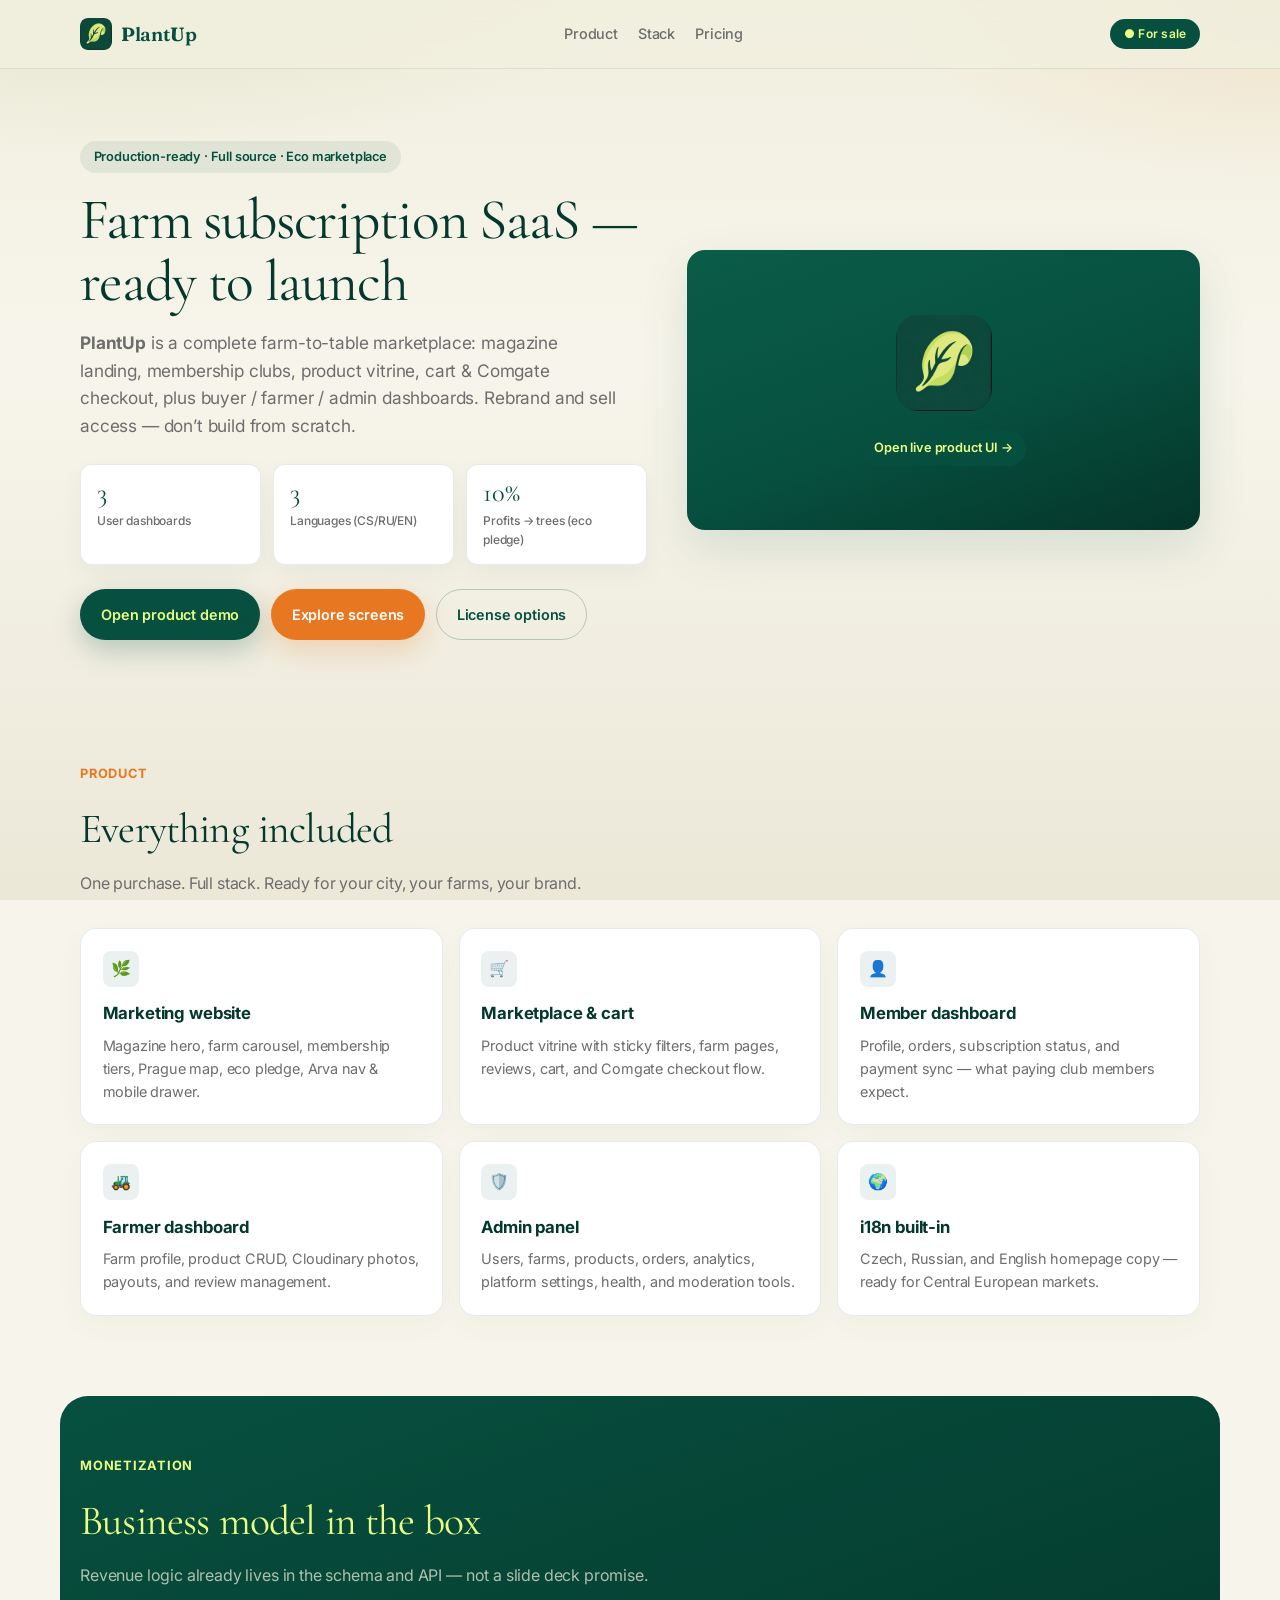
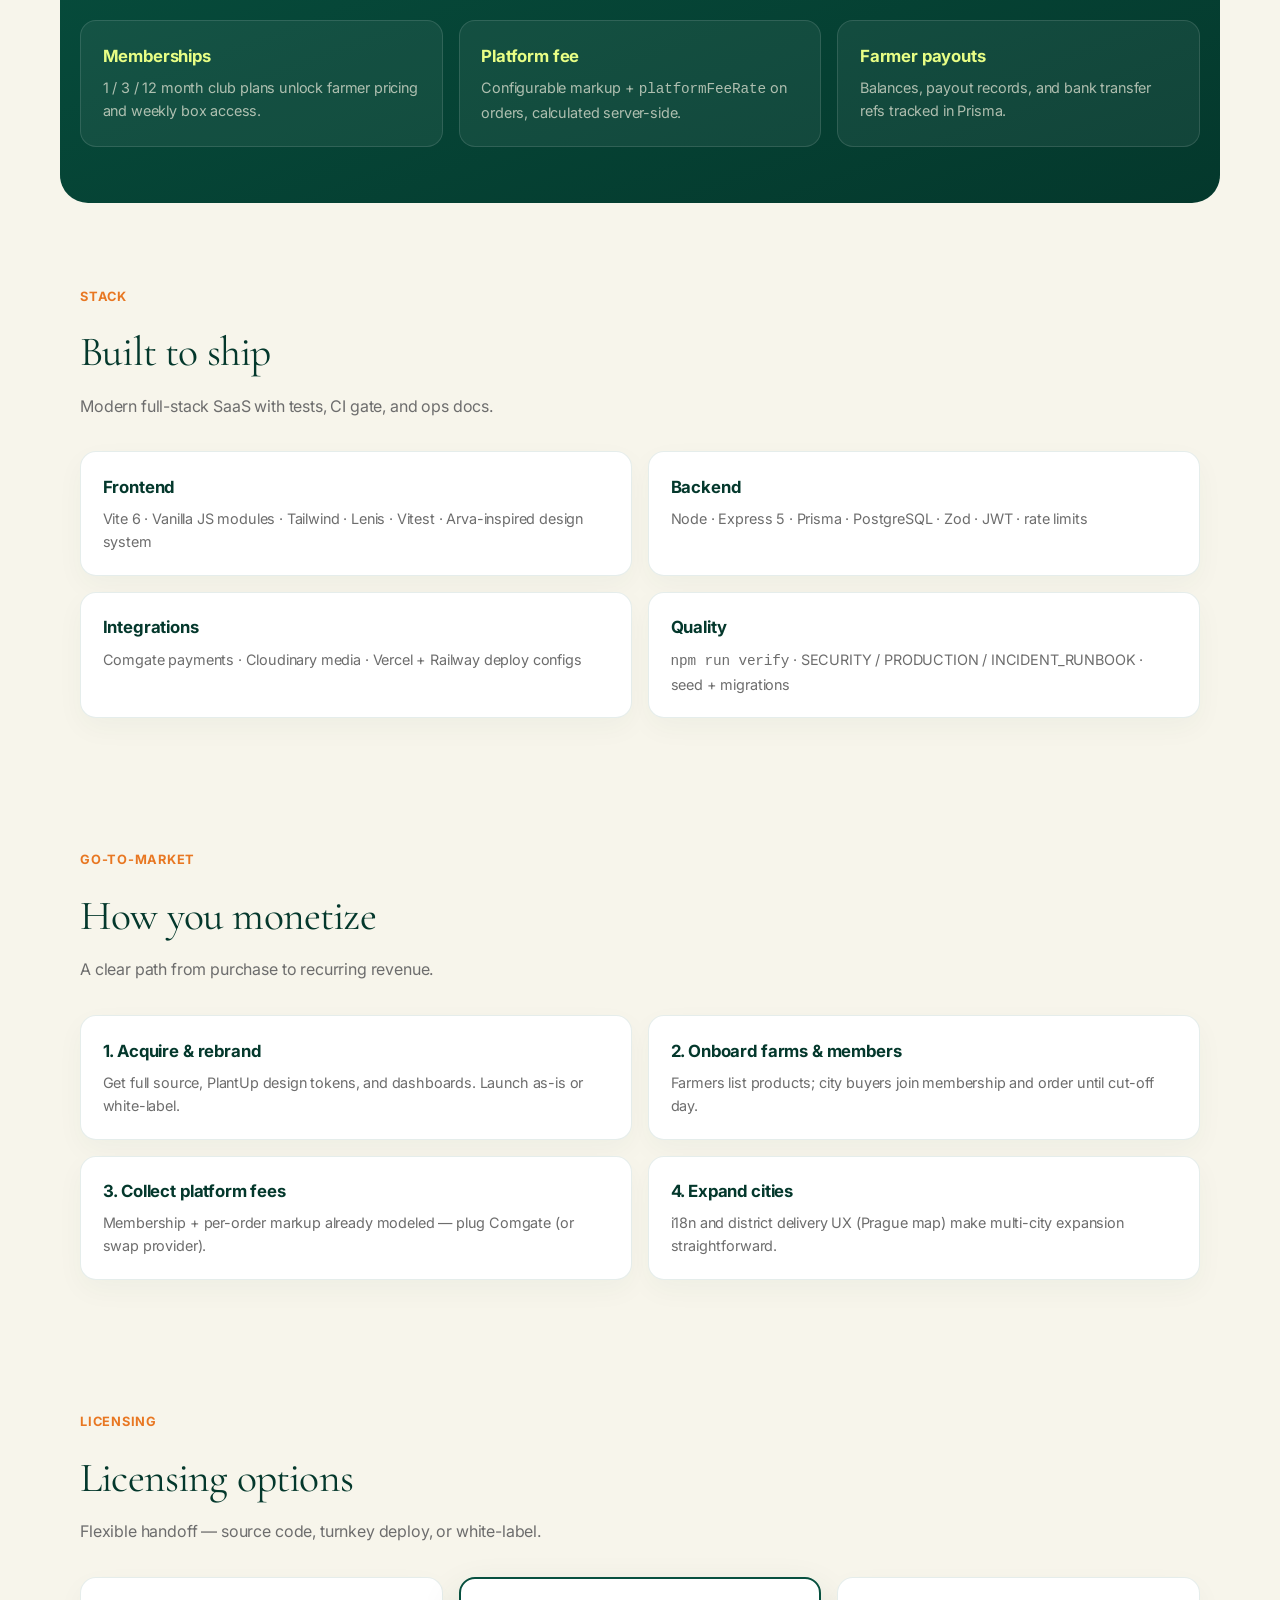
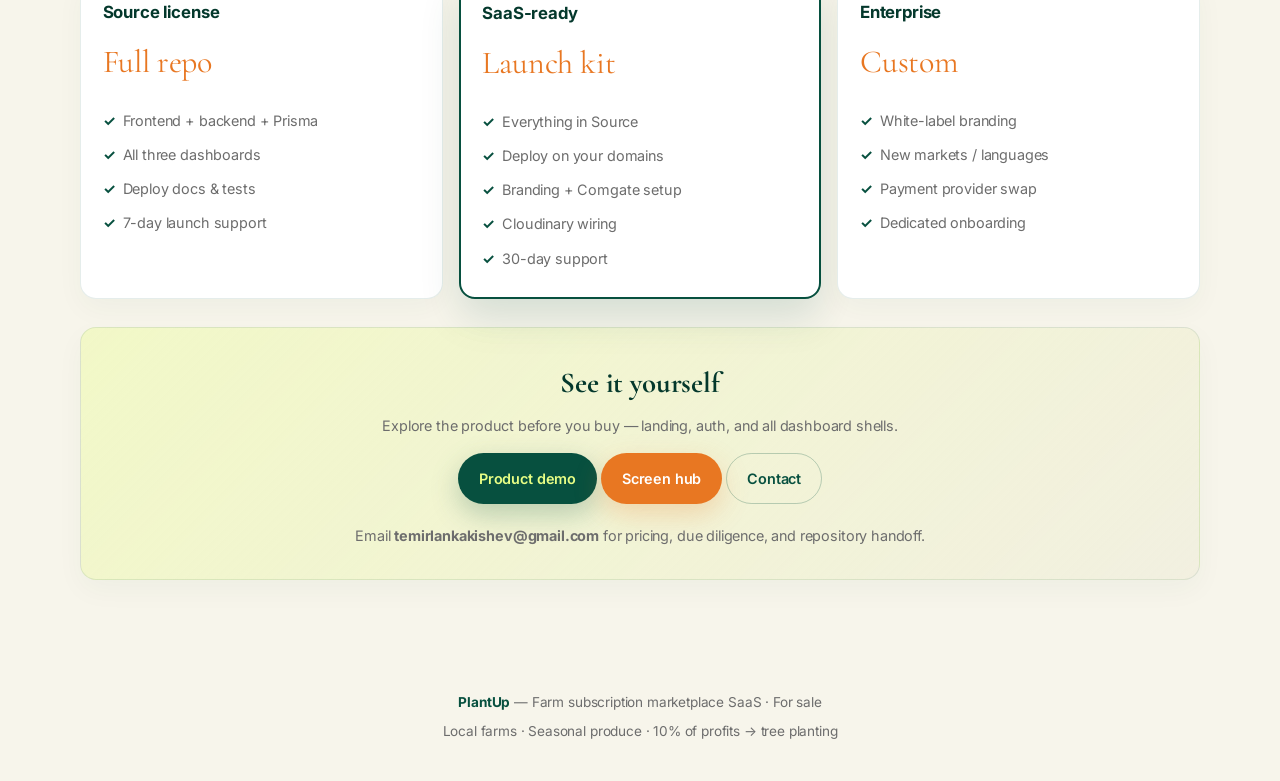
<file: index.html>
<!DOCTYPE html>
<html lang="en">
<head>
  <meta charset="UTF-8" />
  <meta name="viewport" content="width=device-width, initial-scale=1.0" />
  <title>PlantUp — Farm Subscription Marketplace SaaS (For Sale)</title>
  <meta name="description" content="Buy PlantUp: turnkey farm-to-table subscription marketplace. Landing, member/farmer/admin dashboards, Comgate payments, i18n CS/RU/EN. Full-stack source ready to launch." />
  <meta property="og:title" content="PlantUp — Farm Subscription SaaS For Sale" />
  <meta property="og:description" content="Turnkey marketplace: memberships, farmer/admin dashboards, Comgate, i18n CS/RU/EN." />
  <meta property="og:url" content="https://zirvey.github.io/PlantUp-SaaS/" />
  <meta property="og:image" content="https://zirvey.github.io/PlantUp-SaaS/assets/plantup-logo.png?v=4" />
  <link rel="canonical" href="https://zirvey.github.io/PlantUp-SaaS/" />
  <link rel="icon" href="assets/plantup-favicon.png" type="image/png" sizes="any" />
  <link rel="icon" href="assets/favicon-32.png" type="image/png" sizes="32x32" />
  <link rel="preconnect" href="https://fonts.googleapis.com" />
  <link rel="preconnect" href="https://fonts.gstatic.com" crossorigin />
  <link href="https://fonts.googleapis.com/css2?family=Cormorant+Garamond:wght@400;500;600&family=Fraunces:opsz,wght@9..144,500;9..144,600;9..144,700&family=Inter:wght@400;500;600&display=swap" rel="stylesheet" />
  <link rel="stylesheet" href="assets/css/style.css" />
</head>
<body>
  <nav id="deck-nav">
    <div class="container nav-inner">
      <a class="logo" href="./">
        <img class="logo-mark" src="assets/plantup-logo.png?v=4" alt="" width="32" height="32" />
        <span><span class="cap">P</span>lant<span class="cap">U</span>p</span>
      </a>
      <div class="nav-links">
        <a class="nav-link" href="#product">Product</a>
        <a class="nav-link" href="#stack">Stack</a>
        <a class="nav-link" href="#pricing">Pricing</a>
      </div>
      <span class="badge-sale">● For sale</span>
    </div>
  </nav>

  <header class="hero">
    <div class="container hero-grid">
      <div>
        <span class="hero-kicker hero-enter" style="--d:0">Production-ready · Full source · Eco marketplace</span>
        <h1 class="hero-enter" style="--d:1">Farm subscription SaaS — ready to launch</h1>
        <p class="lead hero-enter" style="--d:2">
          <strong>PlantUp</strong> is a complete farm-to-table marketplace:
          magazine landing, membership clubs, product vitrine, cart &amp; Comgate checkout,
          plus buyer / farmer / admin dashboards. Rebrand and sell access — don’t build from scratch.
        </p>
        <div class="hero-stats hero-enter" style="--d:3">
          <div class="stat"><div class="val" data-count-up="3" data-count-immediate="true">3</div><div class="lbl">User dashboards</div></div>
          <div class="stat"><div class="val" data-count-up="3" data-count-immediate="true">3</div><div class="lbl">Languages (CS/RU/EN)</div></div>
          <div class="stat"><div class="val">10%</div><div class="lbl">Profits → trees (eco pledge)</div></div>
        </div>
        <div class="cta-row hero-enter" style="--d:4">
          <a class="btn btn-primary" href="app/">Open product demo</a>
          <a class="btn btn-secondary" href="demo/">Explore screens</a>
          <a class="btn btn-ghost" href="#pricing">License options</a>
        </div>
      </div>
      <div class="hero-enter" style="--d:3">
        <a class="preview-card preview-card--plain" href="app/">
          <img class="preview-logo" src="assets/plantup-logo.png?v=4" alt="PlantUp" />
          <span class="preview-cta">Open live product UI →</span>
        </a>
      </div>
    </div>
  </header>

  <section id="product">
    <div class="container">
      <div data-reveal>
        <p class="tag-badge">Product</p>
        <h2 class="section-title">Everything included</h2>
        <p class="section-sub">One purchase. Full stack. Ready for your city, your farms, your brand.</p>
      </div>
      <div class="grid-3" data-stagger>
        <div class="card stagger-item">
          <div class="icon">🌿</div>
          <h3>Marketing website</h3>
          <p>Magazine hero, farm carousel, membership tiers, Prague map, eco pledge, Arva nav &amp; mobile drawer.</p>
        </div>
        <div class="card stagger-item">
          <div class="icon">🛒</div>
          <h3>Marketplace & cart</h3>
          <p>Product vitrine with sticky filters, farm pages, reviews, cart, and Comgate checkout flow.</p>
        </div>
        <div class="card stagger-item">
          <div class="icon">👤</div>
          <h3>Member dashboard</h3>
          <p>Profile, orders, subscription status, and payment sync — what paying club members expect.</p>
        </div>
        <div class="card stagger-item">
          <div class="icon">🚜</div>
          <h3>Farmer dashboard</h3>
          <p>Farm profile, product CRUD, Cloudinary photos, payouts, and review management.</p>
        </div>
        <div class="card stagger-item">
          <div class="icon">🛡️</div>
          <h3>Admin panel</h3>
          <p>Users, farms, products, orders, analytics, platform settings, health, and moderation tools.</p>
        </div>
        <div class="card stagger-item">
          <div class="icon">🌍</div>
          <h3>i18n built-in</h3>
          <p>Czech, Russian, and English homepage copy — ready for Central European markets.</p>
        </div>
      </div>
    </div>
  </section>

  <div class="band-forest">
    <section id="model" style="padding:0">
      <div class="container">
        <div data-reveal>
          <p class="tag-badge">Monetization</p>
          <h2 class="section-title">Business model in the box</h2>
          <p class="section-sub">Revenue logic already lives in the schema and API — not a slide deck promise.</p>
        </div>
        <div class="grid-3" data-stagger>
          <div class="card stagger-item">
            <h3>Memberships</h3>
            <p>1 / 3 / 12 month club plans unlock farmer pricing and weekly box access.</p>
          </div>
          <div class="card stagger-item">
            <h3>Platform fee</h3>
            <p>Configurable markup + <code>platformFeeRate</code> on orders, calculated server-side.</p>
          </div>
          <div class="card stagger-item">
            <h3>Farmer payouts</h3>
            <p>Balances, payout records, and bank transfer refs tracked in Prisma.</p>
          </div>
        </div>
      </div>
    </section>
  </div>

  <section id="stack">
    <div class="container">
      <div data-reveal>
        <p class="tag-badge">Stack</p>
        <h2 class="section-title">Built to ship</h2>
        <p class="section-sub">Modern full-stack SaaS with tests, CI gate, and ops docs.</p>
      </div>
      <div class="grid-2" data-stagger>
        <div class="card stagger-item">
          <h3>Frontend</h3>
          <p>Vite 6 · Vanilla JS modules · Tailwind · Lenis · Vitest · Arva-inspired design system</p>
        </div>
        <div class="card stagger-item">
          <h3>Backend</h3>
          <p>Node · Express 5 · Prisma · PostgreSQL · Zod · JWT · rate limits</p>
        </div>
        <div class="card stagger-item">
          <h3>Integrations</h3>
          <p>Comgate payments · Cloudinary media · Vercel + Railway deploy configs</p>
        </div>
        <div class="card stagger-item">
          <h3>Quality</h3>
          <p><code>npm run verify</code> · SECURITY / PRODUCTION / INCIDENT_RUNBOOK · seed + migrations</p>
        </div>
      </div>
    </div>
  </section>

  <section id="how">
    <div class="container">
      <div data-reveal>
        <p class="tag-badge">Go-to-market</p>
        <h2 class="section-title">How you monetize</h2>
        <p class="section-sub">A clear path from purchase to recurring revenue.</p>
      </div>
      <div class="grid-2" data-stagger>
        <div class="card stagger-item">
          <h3>1. Acquire &amp; rebrand</h3>
          <p>Get full source, PlantUp design tokens, and dashboards. Launch as-is or white-label.</p>
        </div>
        <div class="card stagger-item">
          <h3>2. Onboard farms &amp; members</h3>
          <p>Farmers list products; city buyers join membership and order until cut-off day.</p>
        </div>
        <div class="card stagger-item">
          <h3>3. Collect platform fees</h3>
          <p>Membership + per-order markup already modeled — plug Comgate (or swap provider).</p>
        </div>
        <div class="card stagger-item">
          <h3>4. Expand cities</h3>
          <p>i18n and district delivery UX (Prague map) make multi-city expansion straightforward.</p>
        </div>
      </div>
    </div>
  </section>

  <section id="pricing" class="pricing">
    <div class="container">
      <div data-reveal>
        <p class="tag-badge">Licensing</p>
        <h2 class="section-title">Licensing options</h2>
        <p class="section-sub">Flexible handoff — source code, turnkey deploy, or white-label.</p>
      </div>
      <div class="grid-3" data-stagger>
        <div class="card price-card stagger-item">
          <h3>Source license</h3>
          <div class="price">Full repo</div>
          <ul>
            <li>Frontend + backend + Prisma</li>
            <li>All three dashboards</li>
            <li>Deploy docs &amp; tests</li>
            <li>7-day launch support</li>
          </ul>
        </div>
        <div class="card price-card featured stagger-item">
          <h3>SaaS-ready</h3>
          <div class="price">Launch kit</div>
          <ul>
            <li>Everything in Source</li>
            <li>Deploy on your domains</li>
            <li>Branding + Comgate setup</li>
            <li>Cloudinary wiring</li>
            <li>30-day support</li>
          </ul>
        </div>
        <div class="card price-card stagger-item">
          <h3>Enterprise</h3>
          <div class="price">Custom</div>
          <ul>
            <li>White-label branding</li>
            <li>New markets / languages</li>
            <li>Payment provider swap</li>
            <li>Dedicated onboarding</li>
          </ul>
        </div>
      </div>

      <div class="card cta-card" data-reveal>
        <h3>See it yourself</h3>
        <p>Explore the product before you buy — landing, auth, and all dashboard shells.</p>
        <p style="margin-top:16px">
          <a class="btn btn-primary" href="app/">Product demo</a>
          <a class="btn btn-secondary" href="demo/">Screen hub</a>
          <a class="btn btn-ghost" href="mailto:temirlankakishev@gmail.com">Contact</a>
        </p>
        <p class="muted" style="margin-top:20px">Email <strong>temirlankakishev@gmail.com</strong> for pricing, due diligence, and repository handoff.</p>
      </div>
    </div>
  </section>

  <footer>
    <div class="container">
      <p><strong>PlantUp</strong> — Farm subscription marketplace SaaS · For sale</p>
      <p style="margin-top:0.5rem">Local farms · Seasonal produce · 10% of profits → tree planting</p>
    </div>
  </footer>

  <script src="assets/js/deck.js"></script>
</body>
</html>
</file>
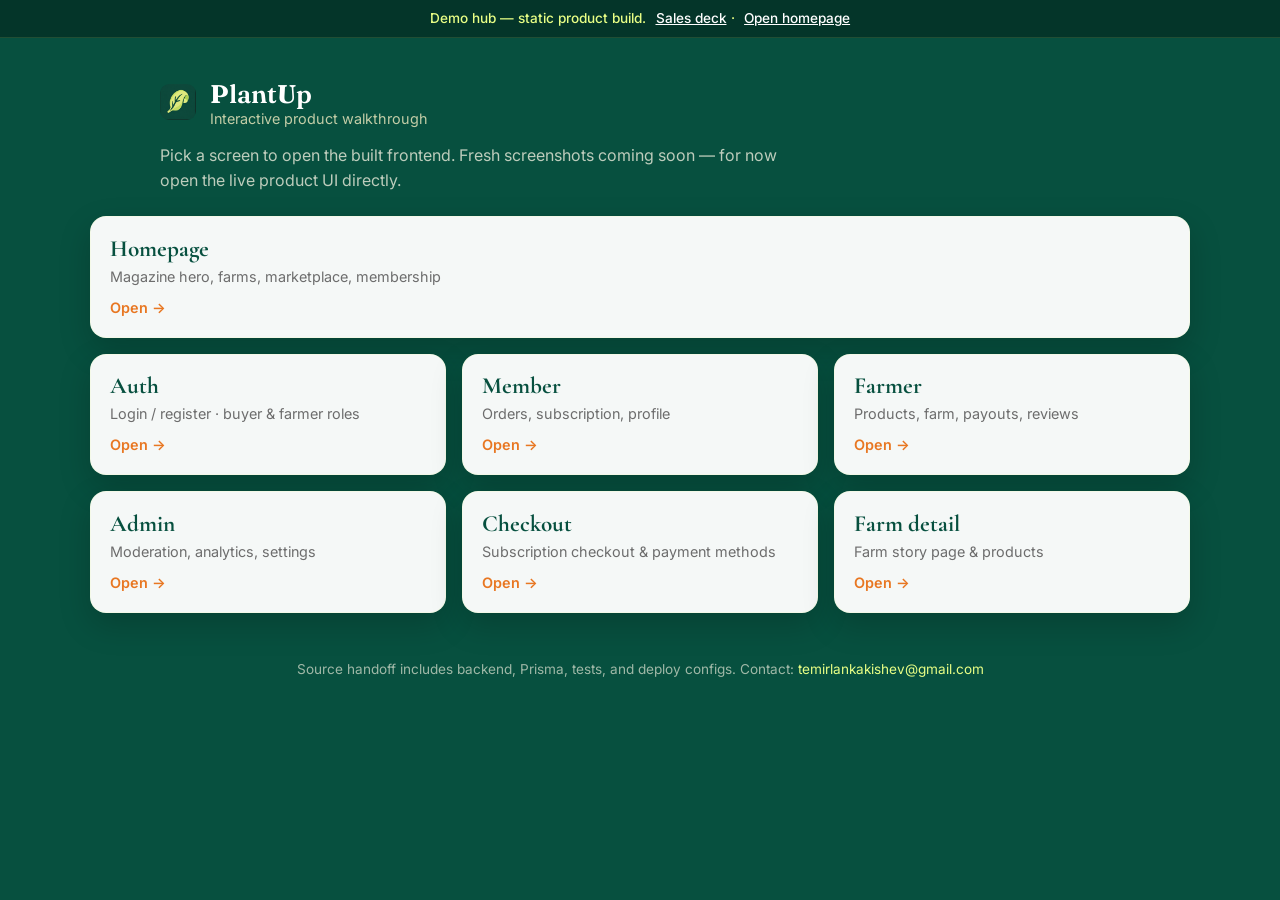
<file: demo/index.html>
<!DOCTYPE html>
<html lang="en">
<head>
  <meta charset="UTF-8" />
  <meta name="viewport" content="width=device-width, initial-scale=1.0" />
  <title>PlantUp — Product Demo Hub</title>
  <meta name="description" content="Explore PlantUp product screens: homepage, auth, member/farmer/admin dashboards, checkout." />
  <link rel="icon" href="../assets/plantup-favicon.png" type="image/png" sizes="any" />
  <link rel="icon" href="../assets/favicon-32.png" type="image/png" sizes="32x32" />
  <link rel="preconnect" href="https://fonts.googleapis.com" />
  <link rel="preconnect" href="https://fonts.gstatic.com" crossorigin />
  <link href="https://fonts.googleapis.com/css2?family=Cormorant+Garamond:wght@500;600&family=Fraunces:opsz,wght@9..144,600&family=Inter:wght@400;500;600&display=swap" rel="stylesheet" />
  <link rel="stylesheet" href="../assets/css/demo.css" />
</head>
<body>
  <div class="demo-banner">
    Demo hub — static product build.
    <a href="../index.html">Sales deck</a> ·
    <a href="../app/">Open homepage</a>
  </div>

  <header class="demo-hero">
    <div class="brand">
      <img class="logo-mark" src="../assets/plantup-logo.png?v=4" alt="" width="36" height="36" />
      <div>
        <p class="brand-name"><span>P</span>lant<span>U</span>p</p>
        <p class="brand-sub">Interactive product walkthrough</p>
      </div>
    </div>
    <p class="lead">
      Pick a screen to open the built frontend. Fresh screenshots coming soon —
      for now open the live product UI directly.
    </p>
  </header>

  <main class="demo-grid">
    <a class="demo-card featured" href="../app/">
      <div>
        <h2>Homepage</h2>
        <p>Magazine hero, farms, marketplace, membership</p>
        <span class="go">Open →</span>
      </div>
    </a>
    <a class="demo-card" href="../app/register.html">
      <div>
        <h2>Auth</h2>
        <p>Login / register · buyer &amp; farmer roles</p>
        <span class="go">Open →</span>
      </div>
    </a>
    <a class="demo-card" href="../app/member-dashboard.html">
      <div>
        <h2>Member</h2>
        <p>Orders, subscription, profile</p>
        <span class="go">Open →</span>
      </div>
    </a>
    <a class="demo-card" href="../app/farmer-dashboard.html">
      <div>
        <h2>Farmer</h2>
        <p>Products, farm, payouts, reviews</p>
        <span class="go">Open →</span>
      </div>
    </a>
    <a class="demo-card" href="../app/admin-dashboard.html">
      <div>
        <h2>Admin</h2>
        <p>Moderation, analytics, settings</p>
        <span class="go">Open →</span>
      </div>
    </a>
    <a class="demo-card" href="../app/checkout.html">
      <div>
        <h2>Checkout</h2>
        <p>Subscription checkout &amp; payment methods</p>
        <span class="go">Open →</span>
      </div>
    </a>
    <a class="demo-card" href="../app/farm-detail.html">
      <div>
        <h2>Farm detail</h2>
        <p>Farm story page &amp; products</p>
        <span class="go">Open →</span>
      </div>
    </a>
  </main>

  <footer class="demo-foot">
    Source handoff includes backend, Prisma, tests, and deploy configs.
    Contact: <a href="mailto:temirlankakishev@gmail.com">temirlankakishev@gmail.com</a>
  </footer>
</body>
</html>
</file>
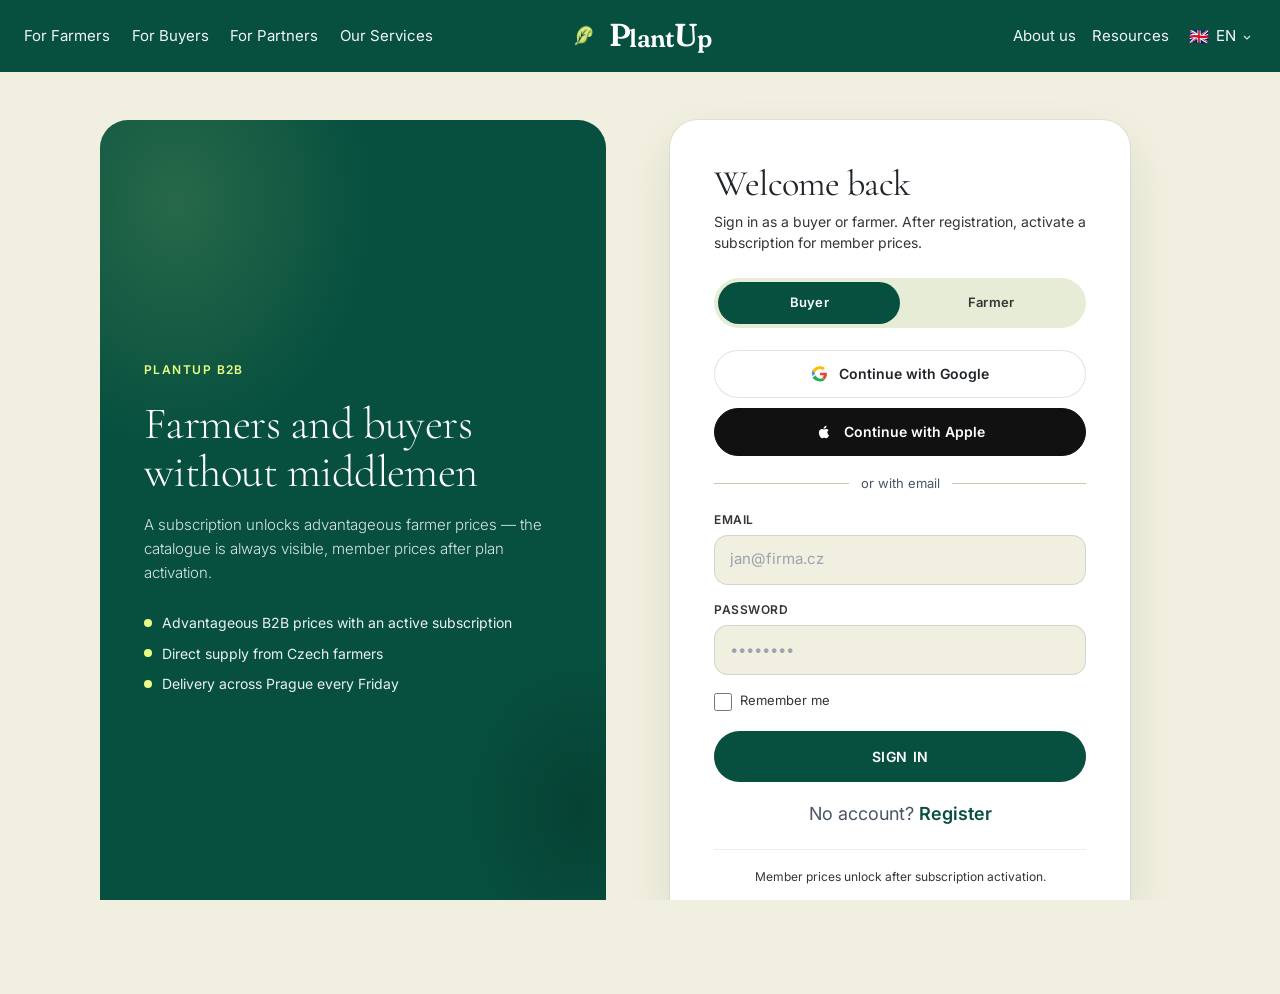
<file: app/checkout.html>
<!DOCTYPE html>
<html lang="cs" data-i18n-title-key="pay.pageTitle">
<head>
    <meta charset="UTF-8">
    <meta name="viewport" content="width=device-width, initial-scale=1.0, viewport-fit=cover">
    <title>Platba předplatného — PlantUp</title>
    <link rel="preconnect" href="https://fonts.googleapis.com">
    <link rel="preconnect" href="https://fonts.gstatic.com" crossorigin>
    <link href="https://fonts.googleapis.com/css2?family=Cormorant+Garamond:ital,wght@0,300;0,400;0,500;0,600&family=Fraunces:opsz,wght@9..144,500;9..144,600&family=Inter:wght@300;400;500;600&display=swap" rel="stylesheet">
    <link rel="icon" href="./assets/plantup-icon-DqEd_2_R.png" type="image/png" sizes="any" />
    <link rel="icon" href="./assets/favicon-32-CGOysaoJ.png" type="image/png" sizes="32x32" />
    <link rel="apple-touch-icon" href="./assets/plantup-icon-180-BDNFNqfv.png" />
  <script type="module" crossorigin src="./assets/checkout-CqhtOrMX.js"></script>
  <link rel="modulepreload" crossorigin href="./assets/modulepreload-polyfill-B5Qt9EMX.js">
  <link rel="modulepreload" crossorigin href="./assets/mobile-nav-DwzTN1k2.js">
  <link rel="modulepreload" crossorigin href="./assets/auth-BaZbfPH_.js">
  <link rel="modulepreload" crossorigin href="./assets/paymentService-CZyBgRrG.js">
  <link rel="modulepreload" crossorigin href="./assets/subscriptionService-DJHKOLfy.js">
  <link rel="modulepreload" crossorigin href="./assets/validator-DFboJljV.js">
  <link rel="modulepreload" crossorigin href="./assets/toast-CPO50Uqk.js">
  <link rel="stylesheet" crossorigin href="./assets/mobile-nav-DhWzIvIy.css">
  <link rel="stylesheet" crossorigin href="./assets/checkout-CelbFTIV.css">
  <link rel="stylesheet" crossorigin href="./assets/tokens-Bw27OvtD.css">
  <link rel="stylesheet" crossorigin href="./assets/app-shell-CQd6i35n.css">
</head>
<body class="pu-shell has-arva-nav">

    <header class="arva-nav arva-nav--scrolled" role="navigation" data-i18n-aria="nav.mainNav">
        <div class="arva-nav__inner">
            <nav class="arva-nav__left" data-i18n-aria="nav.sections">
                <a href="register.html?role=farmer" class="arva-nav__link" data-farmer-entry data-i18n="nav.forFarmers">Pro farmáře</a>
                <a href="index.html#membership" class="arva-nav__link" data-i18n="nav.forClients">Pro odběratele</a>
                <a href="index.html#farmers" class="arva-nav__link" data-i18n="nav.forPartners">Pro partnery</a>
                <a href="index.html#how-it-works" class="arva-nav__link" data-i18n="nav.ourServices">Naše služby</a>
            </nav>

            <a href="index.html" class="arva-nav__logo" data-i18n-aria="nav.home">
                <img class="arva-nav__logo-mark" src="./assets/plantup-logo-I3G_XFfb.png" alt="" width="28" height="28" />
                <span class="arva-nav__logo-text" aria-hidden="true"><span class="arva-brand__cap">P</span>lant<span class="arva-brand__cap">U</span>p</span>
            </a>

            <div class="arva-nav__right">
                <a href="index.html#about" class="arva-nav__link arva-nav__link--right" data-i18n="nav.aboutUs">O nás</a>
                <a href="index.html#marketplace" class="arva-nav__link arva-nav__link--right" data-i18n="nav.resources">Zdroje</a>
                <a href="index.html" class="arva-btn-touch" data-i18n="nav.toHome">Domů</a>
                <div class="arva-lang-wrap">
                    <button type="button" class="arva-lang" data-lang-trigger aria-haspopup="listbox" aria-expanded="false" aria-controls="lang-dropdown-checkout">
                        <span class="arva-lang__flag" data-lang-flag aria-hidden="true">🇨🇿</span>
                        <span class="arva-lang__code" data-lang-code>CS</span>
                        <svg class="arva-lang__chevron" width="10" height="10" viewBox="0 0 10 10" fill="none" aria-hidden="true"><path d="M2 4l3 3 3-3" stroke="currentColor" stroke-width="1.2"/></svg>
                    </button>
                    <div id="lang-dropdown-checkout" class="arva-lang-dropdown" data-lang-dropdown hidden role="listbox">
                        <button type="button" class="arva-lang-dropdown__option" data-lang-option="cs" role="option">🇨🇿 Čeština</button>
                        <button type="button" class="arva-lang-dropdown__option" data-lang-option="ru" role="option">🇷🇺 Русский</button>
                        <button type="button" class="arva-lang-dropdown__option" data-lang-option="en" role="option">🇬🇧 English</button>
                    </div>
                </div>
                <button id="mobile-menu-btn" class="arva-nav__menu-btn" data-i18n-aria="nav.openMenu" aria-expanded="false" aria-controls="mobile-menu">
                    <span class="arva-menu-icon" aria-hidden="true">
                        <span class="arva-menu-icon__line"></span>
                        <span class="arva-menu-icon__line"></span>
                        <span class="arva-menu-icon__line"></span>
                    </span>
                </button>
            </div>
        </div>
    </header>

    <div id="mobile-menu-backdrop" class="arva-mobile-drawer__backdrop" hidden aria-hidden="true"></div>
    <aside id="mobile-menu" class="arva-mobile-drawer" role="dialog" data-i18n-aria="nav.openMenu" aria-modal="true" hidden>
        <div class="arva-mobile-drawer__header">
            <p class="arva-mobile-drawer__title" data-i18n="nav.menuTitle">Menu</p>
            <button type="button" class="arva-mobile-drawer__close" data-mobile-nav-close data-i18n-aria="nav.closeMenu">
                <span class="arva-menu-icon is-active" aria-hidden="true">
                    <span class="arva-menu-icon__line"></span>
                    <span class="arva-menu-icon__line"></span>
                    <span class="arva-menu-icon__line"></span>
                </span>
            </button>
        </div>
        <nav class="arva-mobile-drawer__nav" data-i18n-aria="nav.sections">
            <a href="index.html#membership" class="arva-mobile-drawer__link mobile-nav-link" data-i18n="nav.forClients">Pro odběratele</a>
            <a href="index.html#farmers" class="arva-mobile-drawer__link mobile-nav-link" data-i18n="nav.forPartners">Pro partnery</a>
            <a href="index.html#how-it-works" class="arva-mobile-drawer__link mobile-nav-link" data-i18n="nav.ourServices">Naše služby</a>
            <a href="member-dashboard.html" class="arva-mobile-drawer__link mobile-nav-link" data-i18n="pay.backDashboard">Zpět do kabinetu</a>
            <a href="index.html" class="arva-mobile-drawer__link mobile-nav-link" data-i18n="nav.toHome">Domů</a>
            <button type="button" onclick="logout()" class="arva-mobile-drawer__link arva-mobile-drawer__link--button" data-i18n="nav.logOut">Odhlásit se</button>
        </nav>
        <div class="arva-mobile-drawer__footer">
            <p class="arva-mobile-drawer__lang-label" data-i18n="nav.language">Jazyk</p>
            <div class="arva-lang-group" data-lang-group role="radiogroup" data-i18n-aria="nav.language">
                <button type="button" class="arva-lang-group__btn" data-lang-option="cs" role="radio" aria-checked="true">🇨🇿 CS</button>
                <button type="button" class="arva-lang-group__btn" data-lang-option="ru" role="radio" aria-checked="false">🇷🇺 RU</button>
                <button type="button" class="arva-lang-group__btn" data-lang-option="en" role="radio" aria-checked="false">🇬🇧 EN</button>
            </div>
        </div>
    </aside>

    <main class="arva-checkout-page">
        <div class="pu-checkout checkout-container">
            <div class="pu-checkout__grid checkout-grid">
                <div class="pu-checkout__card checkout-card">
                    <div class="pu-checkout__header checkout-header">
                        <div class="pu-checkout__logo checkout-logo" aria-hidden="true">
                            <img src="./assets/plantup-logo-I3G_XFfb.png" alt="" width="36" height="36" />
                        </div>
                        <h1 class="pu-checkout__title checkout-title" data-i18n="pay.title">Aktivace B2B předplatného</h1>
                        <p class="pu-checkout__subtitle checkout-subtitle" data-i18n="pay.subtitle">Po platbě ihned uvidíte farmářské ceny na výloze</p>
                    </div>

                    <div class="pu-checkout__summary order-summary">
                        <span class="pu-checkout__plan-badge plan-badge" id="plan-badge">1 měsíc</span>

                        <div class="pu-checkout__row order-row">
                            <span class="pu-checkout__label order-label" data-i18n="pay.planLabel">Plán předplatného</span>
                            <span class="pu-checkout__value order-value" id="plan-name">1 měsíc</span>
                        </div>
                        <div class="pu-checkout__row order-row">
                            <span class="pu-checkout__label order-label" data-i18n="pay.periodLabel">Doba přístupu</span>
                            <span class="pu-checkout__value order-value" id="plan-period">30 dní</span>
                        </div>
                        <div class="pu-checkout__row order-row">
                            <span class="pu-checkout__label order-label" data-i18n="pay.savingsLabel">Úspora vs měsíčně</span>
                            <span class="pu-checkout__value order-value" id="plan-savings">—</span>
                        </div>
                        <div class="pu-checkout__total order-total">
                            <span class="pu-checkout__label order-label" data-i18n="pay.totalLabel">Celkem k úhradě</span>
                            <span class="pu-checkout__value order-value" id="plan-price">560 Kč</span>
                        </div>
                    </div>

                    <ul class="pu-checkout__benefits">
                        <li data-i18n="pay.benefit1">✓ Přístup k členským cenám farmářů</li>
                        <li data-i18n="pay.benefit2">✓ Velkoobchodní objednávky pro váš byznys</li>
                        <li data-i18n="pay.benefit3">✓ Kabinet odběratele a historie dodávek</li>
                    </ul>

                    <div class="pu-checkout__security security-badge">
                        <span aria-hidden="true"><svg class="pu-icon" viewBox="0 0 24 24" fill="none" stroke="currentColor" stroke-width="2"><rect width="18" height="11" x="3" y="11" rx="2"/><path d="M7 11V7a5 5 0 0 1 10 0v4"/></svg></span>
                        <span data-i18n="pay.secure">Platba přes Comgate · zabezpečené spojení</span>
                    </div>
                </div>

                <div class="pu-checkout__card checkout-card">
                    <h2 class="pu-checkout__title checkout-title" style="font-size: 1.5rem; margin-bottom: 1.5rem;" data-i18n="pay.methodTitle">Způsob platby</h2>

                    <div class="payment-methods">
                        <label class="pu-checkout__method payment-method selected">
                            <input type="radio" name="payment" value="card" checked>
                            <span class="pu-checkout__method-icon payment-method-icon" aria-hidden="true"><svg class="pu-icon" viewBox="0 0 24 24" fill="none" stroke="currentColor" stroke-width="2"><rect width="20" height="14" x="2" y="5" rx="2"/><path d="M2 10h20"/></svg></span>
                            <div class="payment-method-info">
                                <div class="pu-checkout__method-name payment-method-name" data-i18n="pay.card">Platební karta</div>
                                <div class="pu-checkout__method-desc payment-method-desc">Visa, Mastercard, Maestro</div>
                            </div>
                        </label>

                        <label class="pu-checkout__method payment-method">
                            <input type="radio" name="payment" value="googlepay">
                            <span class="pu-checkout__method-icon payment-method-icon" aria-hidden="true"><svg class="pu-icon" viewBox="0 0 24 24" fill="none" stroke="currentColor" stroke-width="2"><rect width="14" height="20" x="5" y="2" rx="2"/><path d="M12 18h.01"/></svg></span>
                            <div class="payment-method-info">
                                <div class="pu-checkout__method-name payment-method-name">Google Pay</div>
                                <div class="pu-checkout__method-desc payment-method-desc" data-i18n="pay.googleDesc">Rychlá platba přes Google</div>
                            </div>
                        </label>

                        <label class="pu-checkout__method payment-method">
                            <input type="radio" name="payment" value="applepay">
                            <span class="pu-checkout__method-icon payment-method-icon" aria-hidden="true"><svg class="pu-icon" viewBox="0 0 24 24" fill="none" stroke="currentColor" stroke-width="2"><path d="M12 20.94c1.5 0 2.75 1.06 4 1.06 3 0 6-8 6-12.22A3.78 3.78 0 0 0 18.22 6c-2.16 0-3.16 1.14-4.72 1.14C11.9 7.14 10.68 6 8.94 6A3.9 3.9 0 0 0 5 10.06C5 14.78 8 22 11 22c1.25 0 2.5-1.06 4-1.06Z"/><path d="M10 2c1 .5 2 2 2 3"/></svg></span>
                            <div class="payment-method-info">
                                <div class="pu-checkout__method-name payment-method-name">Apple Pay</div>
                                <div class="pu-checkout__method-desc payment-method-desc" data-i18n="pay.appleDesc">Rychlá platba přes Apple</div>
                            </div>
                        </label>

                        <label class="pu-checkout__method payment-method">
                            <input type="radio" name="payment" value="bank">
                            <span class="pu-checkout__method-icon payment-method-icon" aria-hidden="true"><svg class="pu-icon" viewBox="0 0 24 24" fill="none" stroke="currentColor" stroke-width="2"><path d="m3 10 9-7 9 7"/><path d="M5 10v8h14v-8"/><path d="M3 18h18"/><path d="M9 14v4M15 14v4"/></svg></span>
                            <div class="payment-method-info">
                                <div class="pu-checkout__method-name payment-method-name" data-i18n="pay.bank">Bankovní převod</div>
                                <div class="pu-checkout__method-desc payment-method-desc">Česká spořitelna, Komerční banka</div>
                            </div>
                        </label>
                    </div>

                    <form id="payment-form" onsubmit="handlePayment(event)">
                        <div id="card-fields">
                            <div class="form-group">
                                <label class="form-label" for="card-number" data-i18n="pay.cardNumber">Číslo karty</label>
                                <input type="text" id="card-number" class="form-input" placeholder="1234 5678 9012 3456" maxlength="19">
                            </div>

                            <div class="form-group">
                                <label class="form-label" for="card-name" data-i18n="pay.cardHolder">Majitel karty</label>
                                <input type="text" id="card-name" class="form-input" placeholder="JAN NOVÁK">
                            </div>

                            <div class="form-row">
                                <div class="form-group">
                                    <label class="form-label" for="card-expiry" data-i18n="pay.cardExpiry">Platnost</label>
                                    <input type="text" id="card-expiry" class="form-input" placeholder="MM/YY" maxlength="5">
                                </div>
                                <div class="form-group">
                                    <label class="form-label" for="card-cvv">CVV</label>
                                    <input type="text" id="card-cvv" class="form-input" placeholder="123" maxlength="3">
                                </div>
                            </div>
                        </div>

                        <div id="bank-fields" style="display: none;">
                            <div class="pu-checkout__summary order-summary">
                                <div class="pu-checkout__row order-row">
                                    <span class="pu-checkout__label order-label" data-i18n="pay.bankName">Banka příjemce</span>
                                    <span class="pu-checkout__value order-value">Česká spořitelna</span>
                                </div>
                                <div class="pu-checkout__row order-row">
                                    <span class="pu-checkout__label order-label" data-i18n="pay.account">Číslo účtu</span>
                                    <span class="pu-checkout__value order-value">123456789/0100</span>
                                </div>
                                <div class="pu-checkout__row order-row">
                                    <span class="pu-checkout__label order-label">SWIFT</span>
                                    <span class="pu-checkout__value order-value">GIBACZPX</span>
                                </div>
                                <div class="pu-checkout__row order-row">
                                    <span class="pu-checkout__label order-label" data-i18n="pay.purpose">Účel</span>
                                    <span class="pu-checkout__value order-value">PlantUp Subscription</span>
                                </div>
                                <div class="pu-checkout__total order-total">
                                    <span class="pu-checkout__label order-label" data-i18n="pay.amount">Částka</span>
                                    <span class="pu-checkout__value order-value" id="bank-amount">0 Kč</span>
                                </div>
                                <p style="margin-top: 1rem; font-size: 0.875rem; color: var(--text-on-light-muted);" data-i18n="pay.bankHint">
                                    Po potvrzení obdržíte platební instrukce e-mailem
                                </p>
                            </div>
                        </div>

                        <div id="wallet-fields" style="display: none;">
                            <div class="pu-checkout__summary order-summary">
                                <p style="font-size: 0.9375rem; color: var(--text-on-light-muted); margin-bottom: 1rem;">
                                    <span data-i18n="pay.walletLead">Platba přes</span> <span id="wallet-name">Digital Wallet</span> <span data-i18n="pay.walletLead2">proběhne bezpečně</span>
                                </p>
                                <ul style="font-size: 0.875rem; color: var(--text-on-light-muted); line-height: 1.8;">
                                    <li data-i18n="pay.wallet1">✓ Rychlá platba na jedno kliknutí</li>
                                    <li data-i18n="pay.wallet2">✓ Bez zadávání údajů karty</li>
                                    <li data-i18n="pay.wallet3">✓ Ochrana biometrií</li>
                                </ul>
                            </div>
                        </div>

                        <button type="submit" class="pu-checkout__pay btn-pay">
                            <span aria-hidden="true"><svg class="pu-icon" viewBox="0 0 24 24" fill="none" stroke="currentColor" stroke-width="2"><rect width="18" height="11" x="3" y="11" rx="2"/><path d="M7 11V7a5 5 0 0 1 10 0v4"/></svg></span>
                            <span id="btn-text"><span data-i18n="pay.payCta">Zaplatit předplatné</span> · <span id="btn-price">0 Kč</span></span>
                        </button>
                        <p style="margin-top: 0.75rem; text-align: center; font-size: 0.8rem; color: var(--text-on-light-muted);" data-i18n="pay.legal">
                            Kliknutím přejdete k úhradě zvoleného plánu PlantUp
                        </p>
                    </form>

                    <div class="pu-checkout__footer-links">
                        <a href="member-dashboard.html" data-i18n="pay.backDashboard">← Zpět do kabinetu</a>
                        <span class="pu-checkout__footer-sep">·</span>
                        <a href="index.html#membership" data-i18n="pay.changePlan">Změnit plán</a>
                    </div>
                </div>
            </div>
        </div>
    </main>

</body>
</html>
</file>
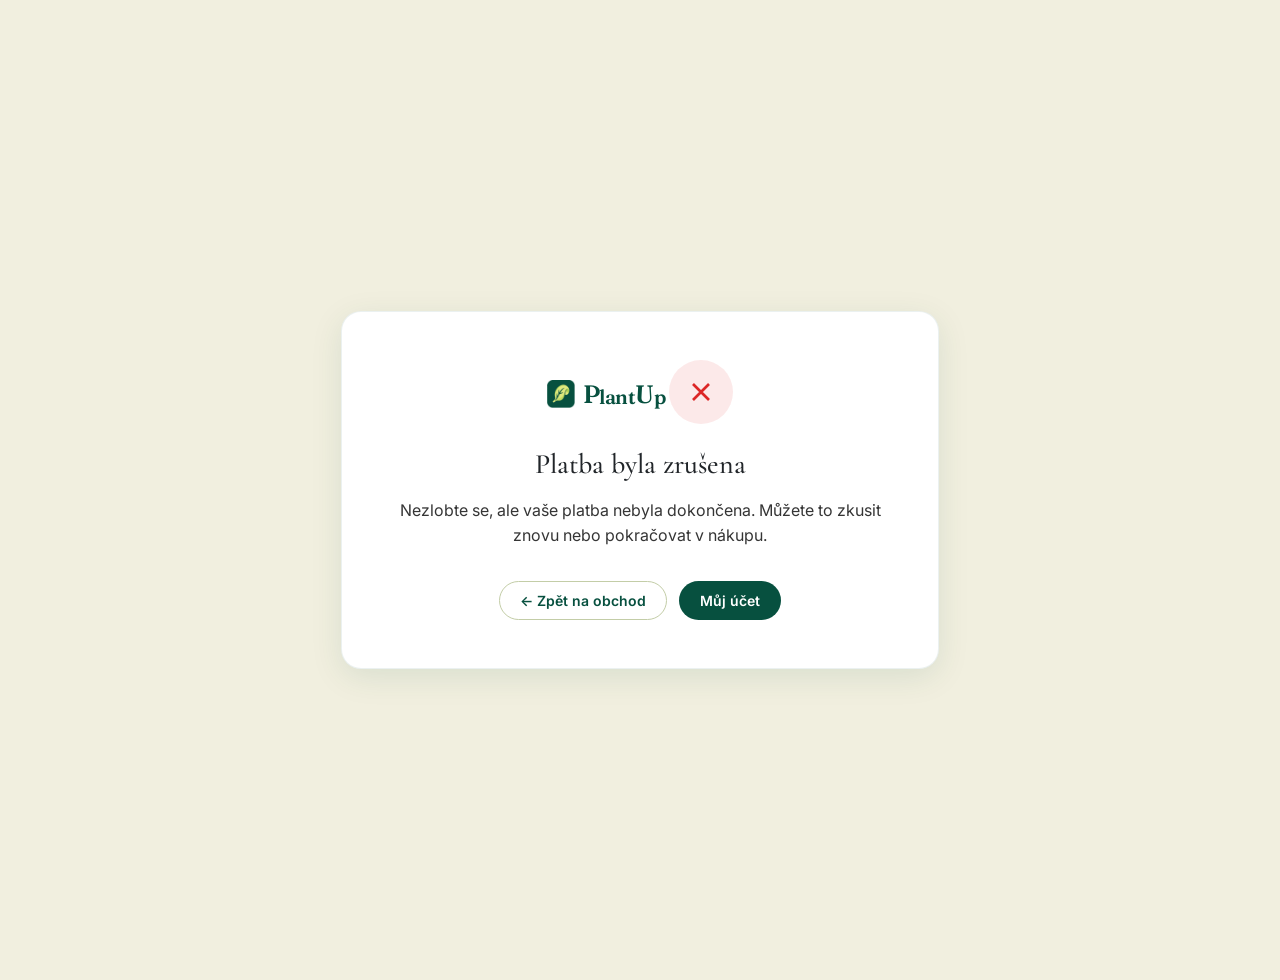
<file: app/comgate-cancel.html>
<!DOCTYPE html>
<html lang="cs">
<head>
    <meta charset="UTF-8">
    <meta name="viewport" content="width=device-width, initial-scale=1.0">
    <title>Platba zrušena — PlantUp</title>
    <link rel="preconnect" href="https://fonts.googleapis.com">
    <link rel="preconnect" href="https://fonts.gstatic.com" crossorigin>
    <link href="https://fonts.googleapis.com/css2?family=Cormorant+Garamond:ital,wght@0,400;0,500;0,600&family=Fraunces:opsz,wght@9..144,500;9..144,600&family=Inter:wght@400;500;600&display=swap" rel="stylesheet">
    <link rel="icon" href="./assets/plantup-icon-DqEd_2_R.png" type="image/png" sizes="any" />
    <link rel="icon" href="./assets/favicon-32-CGOysaoJ.png" type="image/png" sizes="32x32" />
    <link rel="apple-touch-icon" href="./assets/plantup-icon-180-BDNFNqfv.png" />
  <link rel="stylesheet" crossorigin href="./assets/tokens-Bw27OvtD.css">
  <link rel="stylesheet" crossorigin href="./assets/app-shell-CQd6i35n.css">
</head>
<body class="pu-shell pu-status-page">
    <main class="pu-status-card container">
        <a href="index.html" class="pu-status-card__brand" aria-label="PlantUp">
            <img class="pu-status-card__brand-mark" src="./assets/plantup-logo-I3G_XFfb.png" alt="" width="28" height="28" />
            <span class="pu-status-card__brand-text"><span class="pu-brand__cap">P</span>lant<span class="pu-brand__cap">U</span>p</span>
        </a>

        <div class="pu-status-card__icon icon pu-status-card__icon--error" aria-hidden="true">
            <svg class="pu-icon" viewBox="0 0 24 24" fill="none" stroke="currentColor" stroke-width="2"><path d="M18 6 6 18M6 6l12 12"/></svg>
        </div>
        <h1 class="pu-status-card__title">Platba byla zrušena</h1>
        <p class="pu-status-card__text">Nezlobte se, ale vaše platba nebyla dokončena. Můžete to zkusit znovu nebo pokračovat v nákupu.</p>

        <div class="pu-status-card__actions btn-group">
            <a href="index.html" class="pu-btn pu-btn--ghost btn btn-secondary">← Zpět na obchod</a>
            <a href="member-dashboard.html" class="pu-btn pu-btn--forest btn btn-primary">Můj účet</a>
        </div>
    </main>
</body>
</html>
</file>
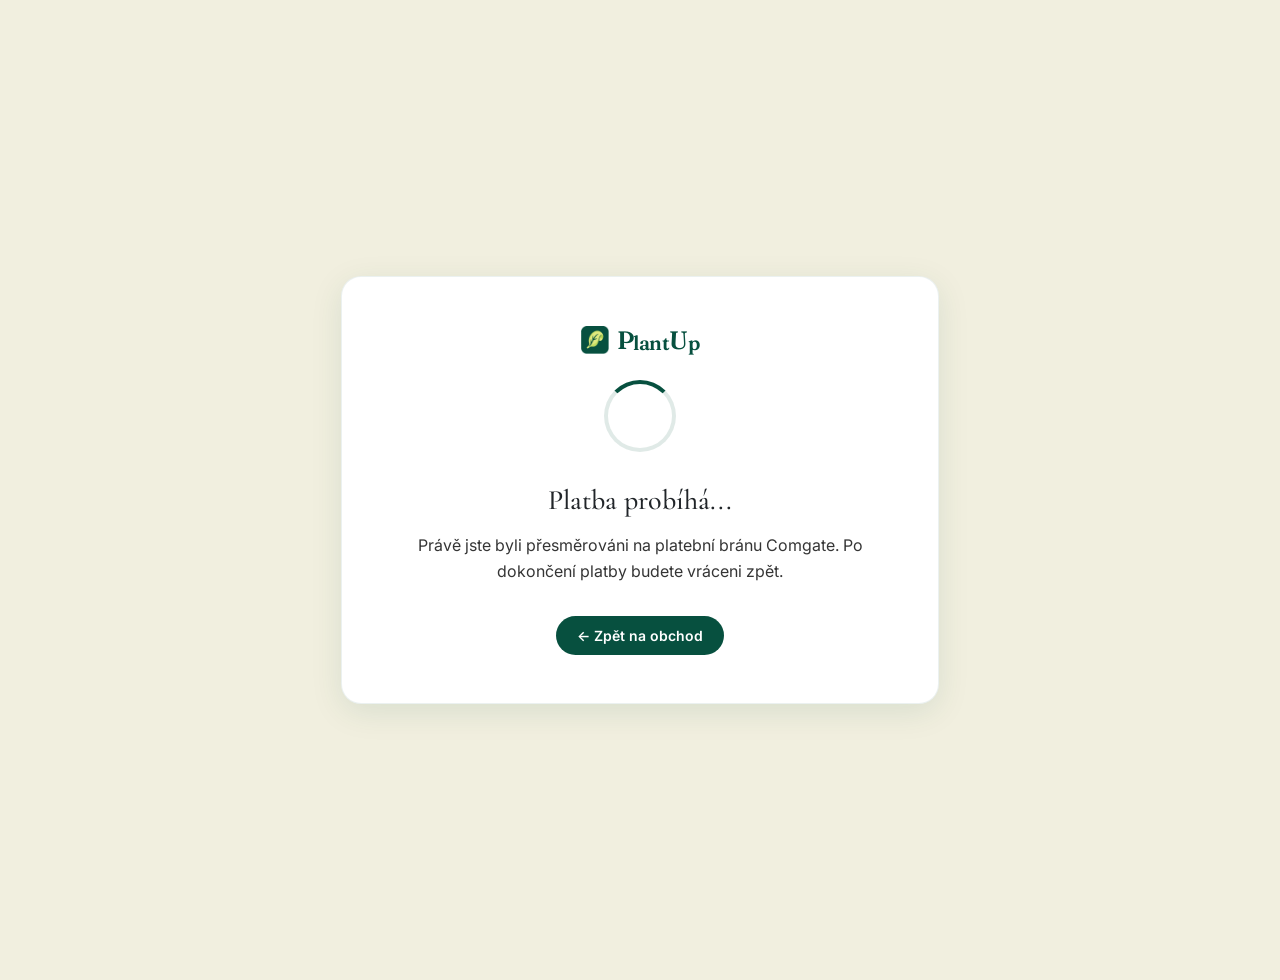
<file: app/comgate-prepare.html>
<!DOCTYPE html>
<html lang="cs">
<head>
    <meta charset="UTF-8">
    <meta name="viewport" content="width=device-width, initial-scale=1.0">
    <title>Platba probíhá — PlantUp</title>
    <link rel="preconnect" href="https://fonts.googleapis.com">
    <link rel="preconnect" href="https://fonts.gstatic.com" crossorigin>
    <link href="https://fonts.googleapis.com/css2?family=Cormorant+Garamond:ital,wght@0,400;0,500;0,600&family=Fraunces:opsz,wght@9..144,500;9..144,600&family=Inter:wght@400;500;600&display=swap" rel="stylesheet">
    <link rel="icon" href="./assets/plantup-icon-DqEd_2_R.png" type="image/png" sizes="any" />
    <link rel="icon" href="./assets/favicon-32-CGOysaoJ.png" type="image/png" sizes="32x32" />
    <link rel="apple-touch-icon" href="./assets/plantup-icon-180-BDNFNqfv.png" />
  <link rel="stylesheet" crossorigin href="./assets/tokens-Bw27OvtD.css">
  <link rel="stylesheet" crossorigin href="./assets/app-shell-CQd6i35n.css">
</head>
<body class="pu-shell pu-status-page">
    <main class="pu-status-card container">
        <a href="index.html" class="pu-status-card__brand" aria-label="PlantUp">
            <img class="pu-status-card__brand-mark" src="./assets/plantup-logo-I3G_XFfb.png" alt="" width="28" height="28" />
            <span class="pu-status-card__brand-text"><span class="pu-brand__cap">P</span>lant<span class="pu-brand__cap">U</span>p</span>
        </a>

        <div class="pu-status-spinner spinner" aria-hidden="true"></div>
        <h1 class="pu-status-card__title">Platba probíhá...</h1>
        <p class="pu-status-card__text">Právě jste byli přesměrováni na platební bránu Comgate. Po dokončení platby budete vráceni zpět.</p>
        <a href="index.html" class="pu-btn pu-btn--forest btn btn-primary">← Zpět na obchod</a>
    </main>

    <script>
        const urlParams = new URLSearchParams(window.location.search);
        const paymentUrl = urlParams.get('url');

        if (paymentUrl) {
            window.location.href = paymentUrl;
        }
    </script>
</body>
</html>
</file>
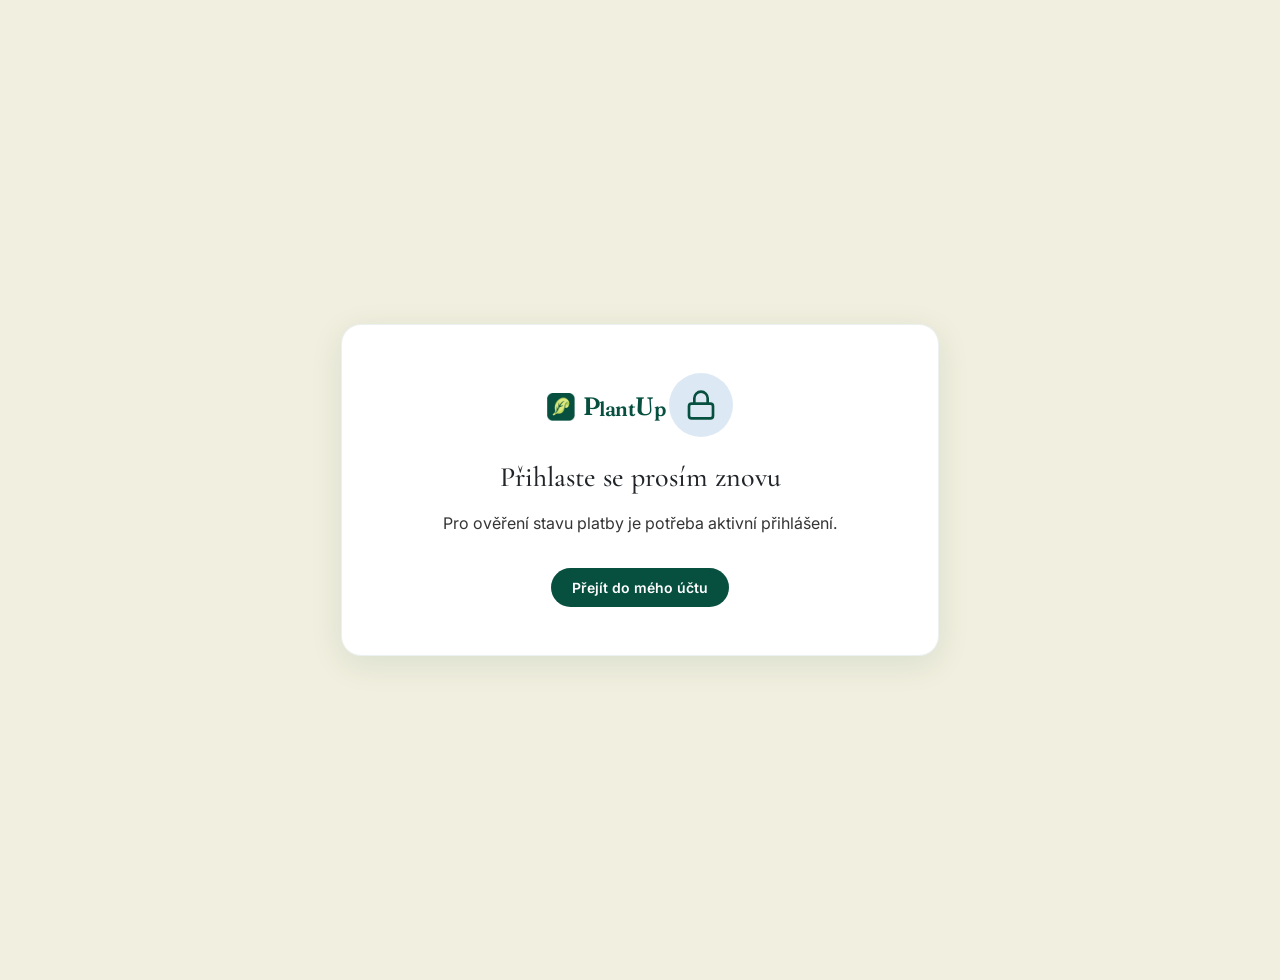
<file: app/comgate-return.html>
<!DOCTYPE html>
<html lang="cs">
<head>
    <meta charset="UTF-8">
    <meta name="viewport" content="width=device-width, initial-scale=1.0">
    <title>Platba dokončena — PlantUp</title>
    <link rel="preconnect" href="https://fonts.googleapis.com">
    <link rel="preconnect" href="https://fonts.gstatic.com" crossorigin>
    <link href="https://fonts.googleapis.com/css2?family=Cormorant+Garamond:ital,wght@0,400;0,500;0,600&family=Fraunces:opsz,wght@9..144,500;9..144,600&family=Inter:wght@400;500;600&display=swap" rel="stylesheet">
    <link rel="icon" href="./assets/plantup-icon-DqEd_2_R.png" type="image/png" sizes="any" />
    <link rel="icon" href="./assets/favicon-32-CGOysaoJ.png" type="image/png" sizes="32x32" />
    <link rel="apple-touch-icon" href="./assets/plantup-icon-180-BDNFNqfv.png" />
  <script type="module" crossorigin src="./assets/comgateReturn-B43jHFiB.js"></script>
  <link rel="modulepreload" crossorigin href="./assets/modulepreload-polyfill-B5Qt9EMX.js">
  <link rel="modulepreload" crossorigin href="./assets/icons-DrlJFkwI.js">
  <link rel="stylesheet" crossorigin href="./assets/tokens-Bw27OvtD.css">
  <link rel="stylesheet" crossorigin href="./assets/app-shell-CQd6i35n.css">
</head>
<body class="pu-shell pu-status-page">
    <main class="pu-status-card container">
        <a href="index.html" class="pu-status-card__brand" aria-label="PlantUp">
            <img class="pu-status-card__brand-mark" src="./assets/plantup-logo-I3G_XFfb.png" alt="" width="28" height="28" />
            <span class="pu-status-card__brand-text"><span class="pu-brand__cap">P</span>lant<span class="pu-brand__cap">U</span>p</span>
        </a>

        <div class="pu-status-card__icon icon pu-status-card__icon--pending" id="payment-icon" data-status="pending" aria-hidden="true"></div>
        <h1 class="pu-status-card__title" id="payment-title">Ověřujeme stav platby...</h1>
        <p class="pu-status-card__text" id="payment-description">Prosím chvíli počkejte, potvrzujeme výsledek platby.</p>

        <div class="pu-status-card__details order-details" id="order-details" style="display: none;">
            <div class="pu-status-card__row order-row">
                <span class="pu-status-card__row-label order-label">Číslo objednávky</span>
                <span class="pu-status-card__row-value order-value" id="order-no">-</span>
            </div>
            <div class="pu-status-card__row order-row">
                <span class="pu-status-card__row-label order-label">Částka</span>
                <span class="pu-status-card__row-value order-value" id="amount">-</span>
            </div>
            <div class="pu-status-card__row order-row">
                <span class="pu-status-card__row-label order-label">Transakce</span>
                <span class="pu-status-card__row-value order-value" id="transaction-id">-</span>
            </div>
        </div>

        <a href="member-dashboard.html" class="pu-btn pu-btn--forest btn btn-primary" id="dashboard-link">Přejít do mého účtu</a>
    </main>

</body>
</html>
</file>
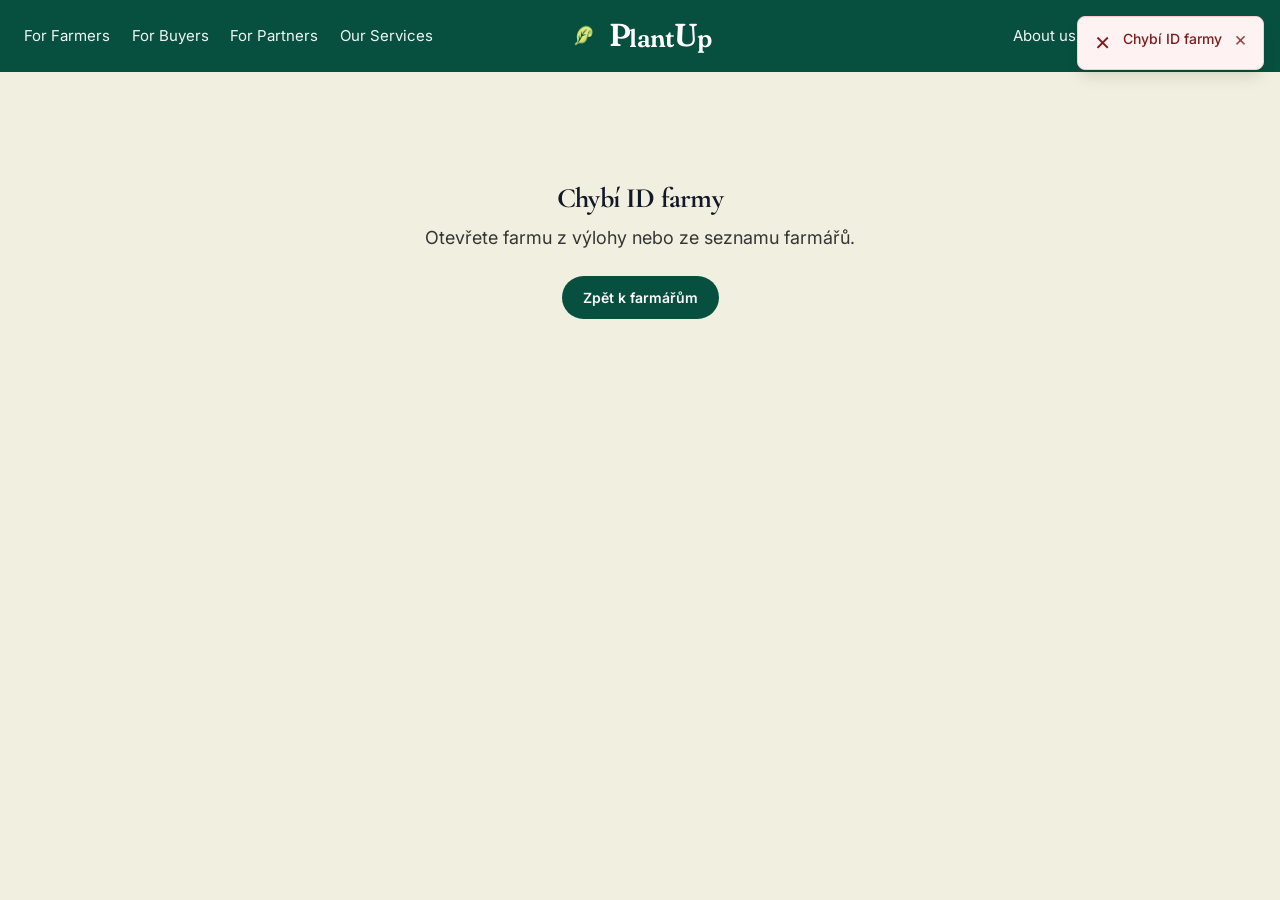
<file: app/farm-detail.html>
<!DOCTYPE html>
<html lang="cs" data-i18n-title-key="farmDetail.pageTitle">
<head>
    <meta charset="UTF-8">
    <meta name="viewport" content="width=device-width, initial-scale=1.0, viewport-fit=cover">
    <title>Farma — PlantUp</title>
    <link rel="preconnect" href="https://fonts.googleapis.com">
    <link rel="preconnect" href="https://fonts.gstatic.com" crossorigin>
    <link href="https://fonts.googleapis.com/css2?family=Cormorant+Garamond:ital,wght@0,300;0,400;0,500;0,600&family=Fraunces:opsz,wght@9..144,500;9..144,600&family=Inter:wght@300;400;500;600&display=swap" rel="stylesheet">
    <link rel="icon" href="./assets/plantup-icon-DqEd_2_R.png" type="image/png" sizes="any" />
    <link rel="icon" href="./assets/favicon-32-CGOysaoJ.png" type="image/png" sizes="32x32" />
    <link rel="apple-touch-icon" href="./assets/plantup-icon-180-BDNFNqfv.png" />
  <script type="module" crossorigin src="./assets/farmDetail-m_Z4eIbh.js"></script>
  <link rel="modulepreload" crossorigin href="./assets/modulepreload-polyfill-B5Qt9EMX.js">
  <link rel="modulepreload" crossorigin href="./assets/mobile-nav-DwzTN1k2.js">
  <link rel="modulepreload" crossorigin href="./assets/auth-BaZbfPH_.js">
  <link rel="modulepreload" crossorigin href="./assets/subscriptionService-DJHKOLfy.js">
  <link rel="modulepreload" crossorigin href="./assets/ui-DROvxmkX.js">
  <link rel="modulepreload" crossorigin href="./assets/farms-KeF2EHQe.js">
  <link rel="modulepreload" crossorigin href="./assets/icons-DrlJFkwI.js">
  <link rel="modulepreload" crossorigin href="./assets/loadingStates-C7Iu2bq4.js">
  <link rel="modulepreload" crossorigin href="./assets/toast-CPO50Uqk.js">
  <link rel="stylesheet" crossorigin href="./assets/mobile-nav-DhWzIvIy.css">
  <link rel="stylesheet" crossorigin href="./assets/tokens-Bw27OvtD.css">
  <link rel="stylesheet" crossorigin href="./assets/app-shell-CQd6i35n.css">
</head>
<body class="pu-shell has-arva-nav">
    <header class="arva-nav arva-nav--scrolled" role="navigation" data-i18n-aria="nav.mainNav">
        <div class="arva-nav__inner">
            <nav class="arva-nav__left" data-i18n-aria="nav.sections">
                <a href="register.html?role=farmer" class="arva-nav__link" data-farmer-entry data-i18n="nav.forFarmers">Pro farmáře</a>
                <a href="index.html#membership" class="arva-nav__link" data-i18n="nav.forClients">Pro odběratele</a>
                <a href="index.html#farmers" class="arva-nav__link" data-i18n="nav.forPartners">Pro partnery</a>
                <a href="index.html#how-it-works" class="arva-nav__link" data-i18n="nav.ourServices">Naše služby</a>
            </nav>

            <a href="index.html" class="arva-nav__logo" data-i18n-aria="nav.home">
                <img class="arva-nav__logo-mark" src="./assets/plantup-logo-I3G_XFfb.png" alt="" width="28" height="28" />
                <span class="arva-nav__logo-text" aria-hidden="true"><span class="arva-brand__cap">P</span>lant<span class="arva-brand__cap">U</span>p</span>
            </a>

            <div class="arva-nav__right">
                <a href="index.html#about" class="arva-nav__link arva-nav__link--right" data-i18n="nav.aboutUs">O nás</a>
                <a href="index.html#marketplace" class="arva-nav__link arva-nav__link--right" data-i18n="nav.resources">Zdroje</a>
                <div class="arva-lang-wrap">
                    <button type="button" class="arva-lang" data-lang-trigger aria-haspopup="listbox" aria-expanded="false" aria-controls="lang-dropdown-farm">
                        <span class="arva-lang__flag" data-lang-flag aria-hidden="true">🇨🇿</span>
                        <span class="arva-lang__code" data-lang-code>CS</span>
                        <svg class="arva-lang__chevron" width="10" height="10" viewBox="0 0 10 10" fill="none" aria-hidden="true"><path d="M2 4l3 3 3-3" stroke="currentColor" stroke-width="1.2"/></svg>
                    </button>
                    <div id="lang-dropdown-farm" class="arva-lang-dropdown" data-lang-dropdown hidden role="listbox">
                        <button type="button" class="arva-lang-dropdown__option" data-lang-option="cs" role="option">🇨🇿 Čeština</button>
                        <button type="button" class="arva-lang-dropdown__option" data-lang-option="ru" role="option">🇷🇺 Русский</button>
                        <button type="button" class="arva-lang-dropdown__option" data-lang-option="en" role="option">🇬🇧 English</button>
                    </div>
                </div>
                <button id="mobile-menu-btn" class="arva-nav__menu-btn" data-i18n-aria="nav.openMenu" aria-expanded="false" aria-controls="mobile-menu">
                    <span class="arva-menu-icon" aria-hidden="true">
                        <span class="arva-menu-icon__line"></span>
                        <span class="arva-menu-icon__line"></span>
                        <span class="arva-menu-icon__line"></span>
                    </span>
                </button>
            </div>
        </div>
    </header>

    <div id="mobile-menu-backdrop" class="arva-mobile-drawer__backdrop" hidden aria-hidden="true"></div>
    <aside id="mobile-menu" class="arva-mobile-drawer" role="dialog" data-i18n-aria="nav.openMenu" aria-modal="true" hidden>
        <div class="arva-mobile-drawer__header">
            <p class="arva-mobile-drawer__title" data-i18n="nav.menuTitle">Menu</p>
            <button type="button" class="arva-mobile-drawer__close" data-mobile-nav-close data-i18n-aria="nav.closeMenu">
                <span class="arva-menu-icon is-active" aria-hidden="true">
                    <span class="arva-menu-icon__line"></span>
                    <span class="arva-menu-icon__line"></span>
                    <span class="arva-menu-icon__line"></span>
                </span>
            </button>
        </div>
        <nav class="arva-mobile-drawer__nav" data-i18n-aria="nav.sections">
            <a href="index.html#marketplace" class="arva-mobile-drawer__link mobile-nav-link" data-i18n="nav.resources">Zdroje</a>
            <a href="index.html#farmers" class="arva-mobile-drawer__link mobile-nav-link" data-i18n="nav.forPartners">Pro partnery</a>
            <a href="index.html#how-it-works" class="arva-mobile-drawer__link mobile-nav-link" data-i18n="nav.ourServices">Naše služby</a>
            <a href="index.html#about" class="arva-mobile-drawer__link mobile-nav-link" data-i18n="nav.aboutUs">O nás</a>
            <a href="index.html" class="arva-mobile-drawer__link mobile-nav-link" data-i18n="nav.toHome">Domů</a>
            <div id="mobile-auth-buttons"></div>
        </nav>
        <div class="arva-mobile-drawer__footer">
            <p class="arva-mobile-drawer__lang-label" data-i18n="nav.language">Jazyk</p>
            <div class="arva-lang-group" data-lang-group role="radiogroup" data-i18n-aria="nav.language">
                <button type="button" class="arva-lang-group__btn" data-lang-option="cs" role="radio" aria-checked="true">🇨🇿 CS</button>
                <button type="button" class="arva-lang-group__btn" data-lang-option="ru" role="radio" aria-checked="false">🇷🇺 RU</button>
                <button type="button" class="arva-lang-group__btn" data-lang-option="en" role="radio" aria-checked="false">🇬🇧 EN</button>
            </div>
        </div>
    </aside>

    <main class="pu-farm-detail">
        <a href="index.html#farmers" class="pu-farm-detail__back">
            <span aria-hidden="true">←</span>
            <span data-i18n="farmDetail.back">Zpět k farmářům</span>
        </a>

        <div class="pu-farm-detail__header farm-header">
            <div class="pu-farm-detail__info farm-info">
                <div class="pu-farm-detail__icon farm-icon" id="farm-icon" aria-hidden="true">
                    <svg class="pu-icon" viewBox="0 0 24 24" fill="none" stroke="currentColor" stroke-width="1.5"><path d="m3 9 9-7 9 7v11a2 2 0 0 1-2 2H5a2 2 0 0 1-2-2z"/><polyline points="9 22 9 12 15 12 15 22"/></svg>
                </div>
                <div class="farm-details">
                    <h1 class="pu-farm-detail__name farm-name" id="farm-name">Načítání farmy…</h1>
                    <div class="pu-farm-detail__rating farm-rating">
                        <span class="pu-farm-detail__stars stars" id="farm-stars">★★★★★</span>
                        <span id="farm-rating-value">—</span>
                        <span id="farm-reviews-count">(0 recenzí)</span>
                    </div>
                    <p class="pu-farm-detail__description farm-description" id="farm-description"></p>
                    <div class="pu-farm-detail__meta farm-meta">
                        <div class="pu-farm-detail__meta-item farm-meta-item">
                            <span aria-hidden="true"><svg class="pu-icon" viewBox="0 0 24 24" fill="none" stroke="currentColor" stroke-width="2"><path d="M19 21v-2a4 4 0 0 0-4-4H9a4 4 0 0 0-4 4v2"/><circle cx="12" cy="7" r="4"/></svg></span>
                            <span id="farm-owner">Provozovatel</span>
                        </div>
                        <div class="pu-farm-detail__meta-item farm-meta-item">
                            <span aria-hidden="true"><svg class="pu-icon" viewBox="0 0 24 24" fill="none" stroke="currentColor" stroke-width="2"><path d="M20 10c0 4.993-5.539 10.193-7.399 11.799a1 1 0 0 1-1.202 0C9.539 20.193 4 14.993 4 10a8 8 0 0 1 16 0"/><circle cx="12" cy="10" r="3"/></svg></span>
                            <span id="farm-location">Lokalita</span>
                        </div>
                        <div class="pu-farm-detail__meta-item farm-meta-item">
                            <span aria-hidden="true"><svg class="pu-icon" viewBox="0 0 24 24" fill="none" stroke="currentColor" stroke-width="2"><path d="m7.5 4.27 9 5.15"/><path d="M21 8a2 2 0 0 0-1-1.73l-7-4a2 2 0 0 0-2 0l-7 4A2 2 0 0 0 3 8v8a2 2 0 0 0 1 1.73l7 4a2 2 0 0 0 2 0l7-4A2 2 0 0 0 21 16Z"/><path d="m3.3 7 8.7 5 8.7-5"/><path d="M12 22V12"/></svg></span>
                            <span id="farm-products-count">0 produktů</span>
                        </div>
                    </div>
                </div>
            </div>
        </div>

        <h2 class="pu-farm-detail__section-title" data-i18n="farmDetail.products">Produkty z této farmy</h2>
        <div class="pu-farm-detail__products products-grid" id="products-grid"></div>

        <div id="farm-photos-section" style="margin-top: 3rem;">
            <h2 class="pu-farm-detail__section-title" data-i18n="farmDetail.gallery">Galerie farmy</h2>
            <div class="photos-grid" id="farm-detail-photos-grid"></div>
        </div>

        <div class="pu-farm-detail__reviews reviews-section">
            <h2 class="pu-farm-detail__section-title" data-i18n="farmDetail.reviews">Recenze partnerů</h2>
            <div id="review-form-container" class="pu-farm-detail__review-form review-form-container"></div>
            <div id="reviews-filter-bar" style="margin-bottom: 1rem;"></div>
            <div id="reviews-list" class="reviews-list" style="display: flex; flex-direction: column; gap: 1rem;"></div>
        </div>
    </main>

</body>
</html>
</file>
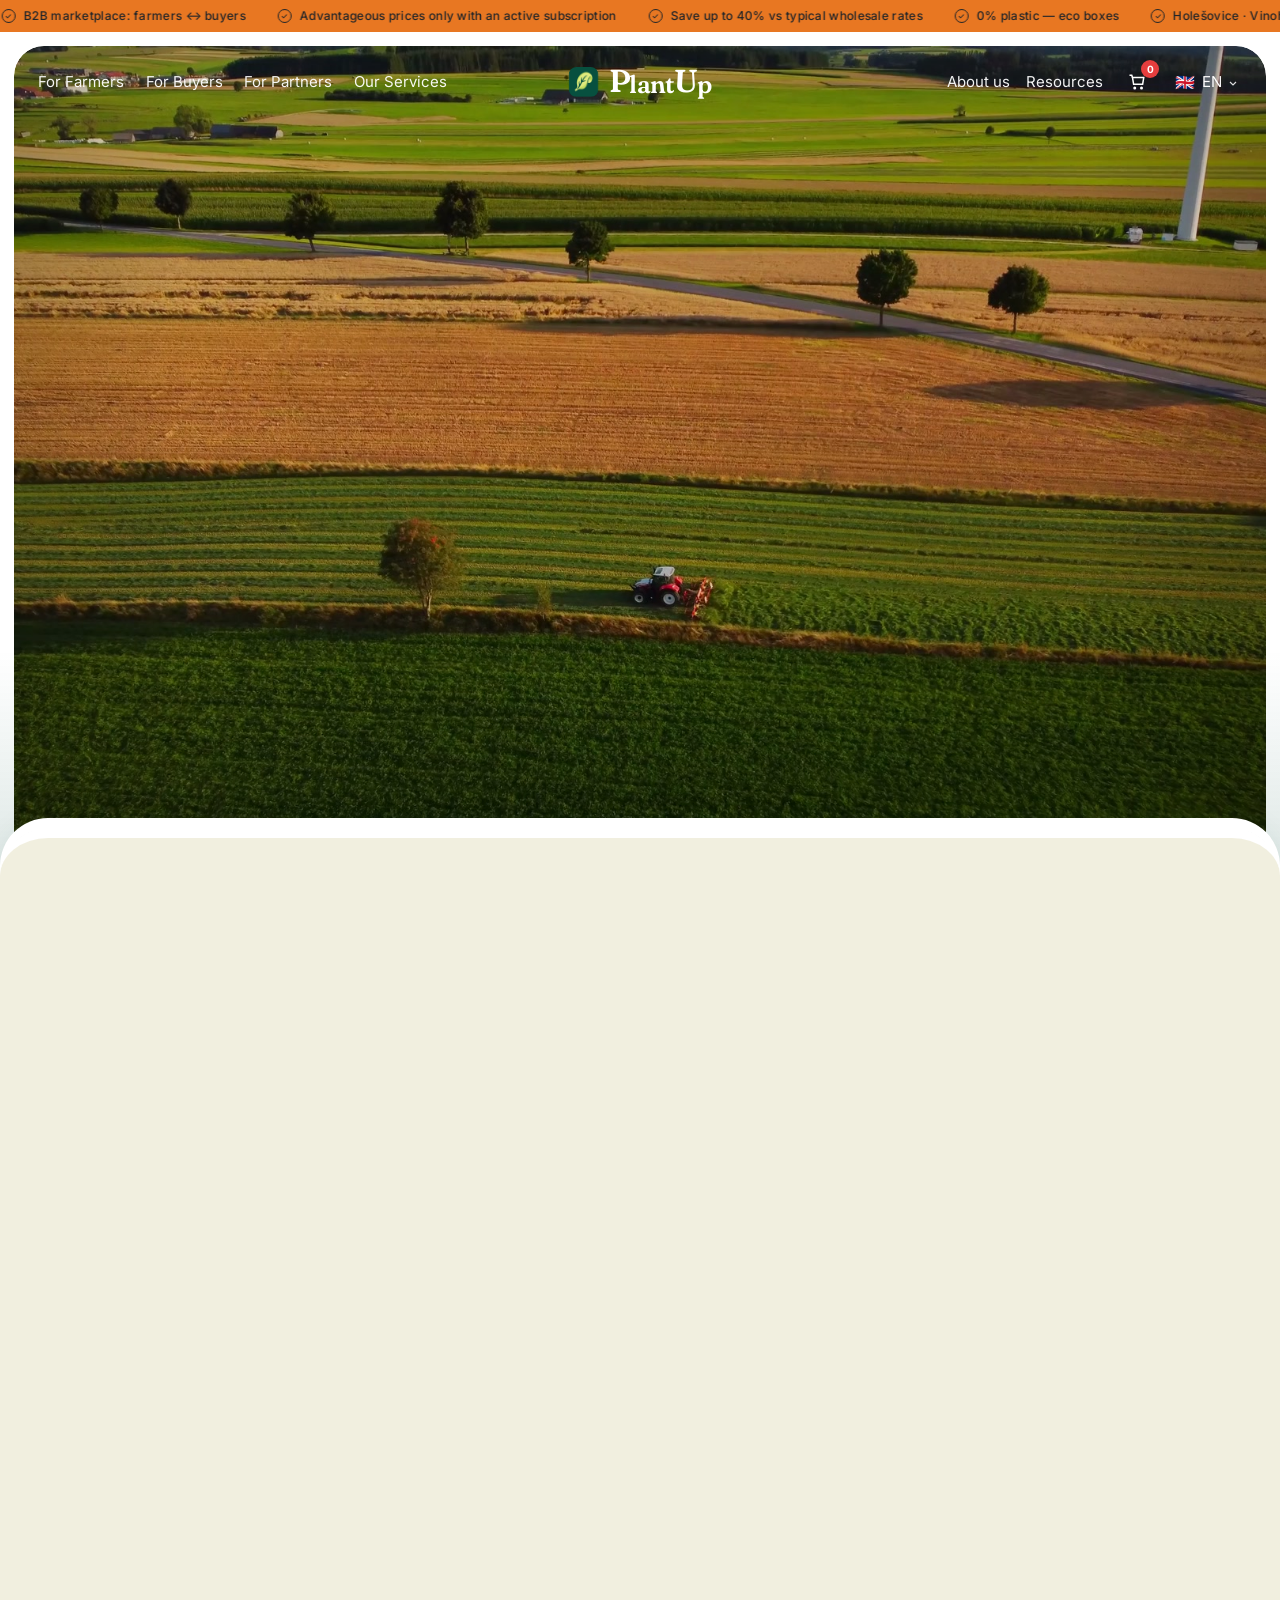
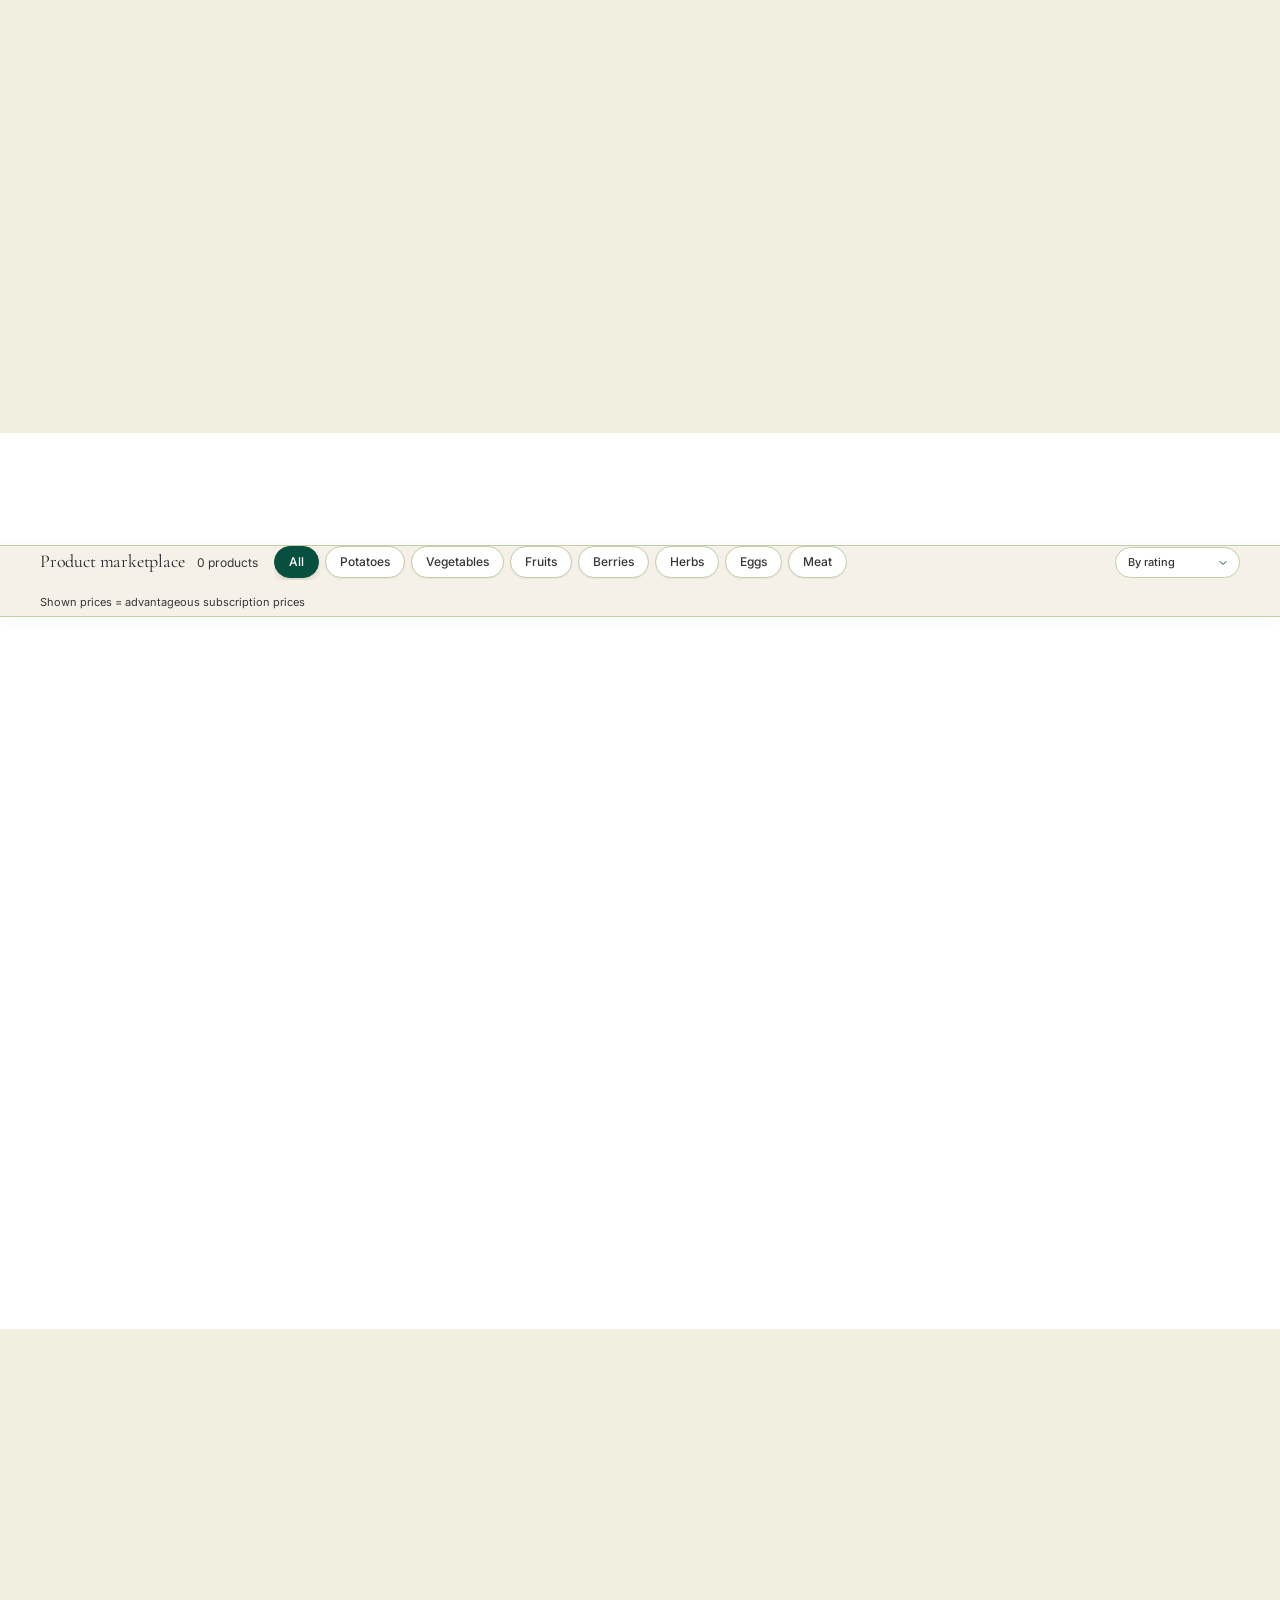
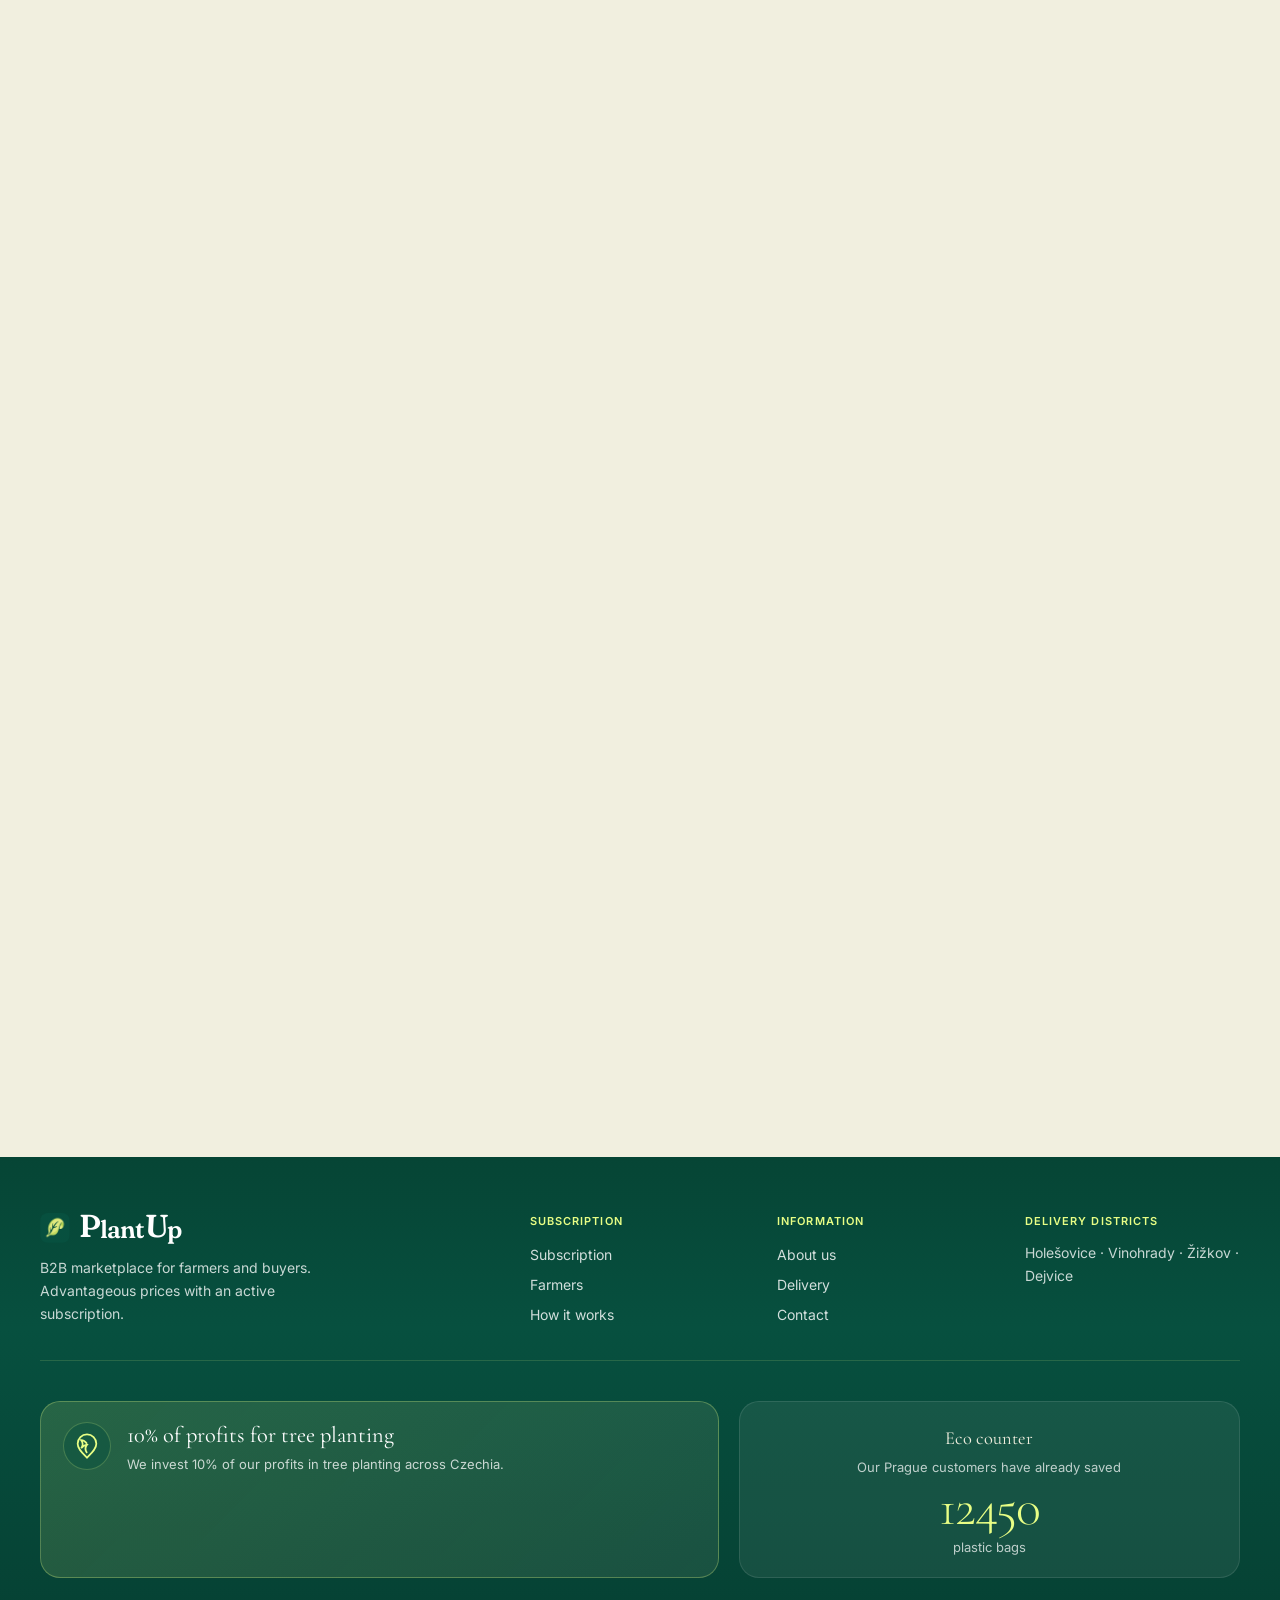
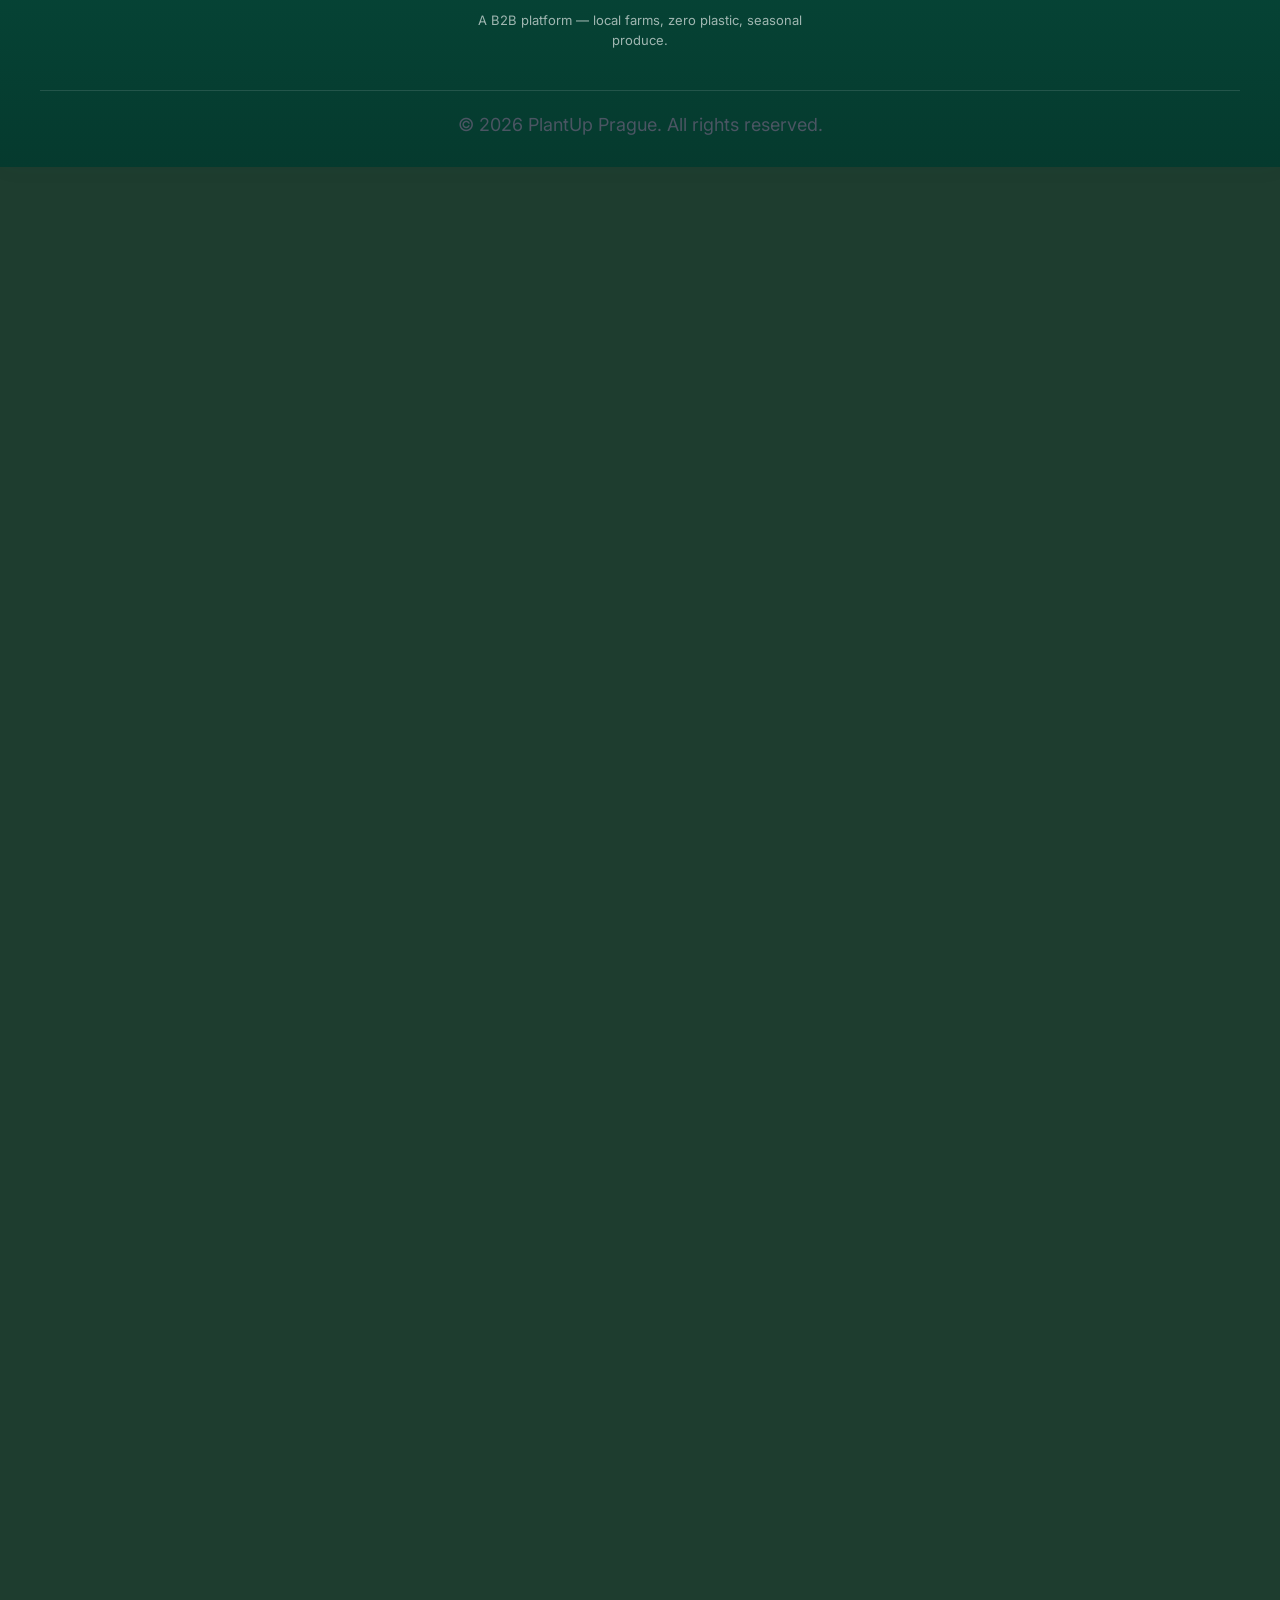
<file: app/member-dashboard.html>
<!DOCTYPE html>
<html lang="cs" data-i18n-title-key="dash.memberTitle">
<head>
    <meta charset="UTF-8">
    <meta name="viewport" content="width=device-width, initial-scale=1.0, viewport-fit=cover">
    <title>Kabinet odběratele — PlantUp</title>
    <link rel="preconnect" href="https://fonts.googleapis.com">
    <link rel="preconnect" href="https://fonts.gstatic.com" crossorigin>
    <link href="https://fonts.googleapis.com/css2?family=Cormorant+Garamond:ital,wght@0,300;0,400;0,500;0,600&family=Fraunces:opsz,wght@9..144,500;9..144,600&family=Inter:wght@300;400;500;600&display=swap" rel="stylesheet">
    <link rel="icon" href="./assets/plantup-icon-DqEd_2_R.png" type="image/png" sizes="any" />
    <link rel="icon" href="./assets/favicon-32-CGOysaoJ.png" type="image/png" sizes="32x32" />
    <link rel="apple-touch-icon" href="./assets/plantup-icon-180-BDNFNqfv.png" />
  <script type="module" crossorigin src="./assets/member-CNO1V7il.js"></script>
  <link rel="modulepreload" crossorigin href="./assets/modulepreload-polyfill-B5Qt9EMX.js">
  <link rel="modulepreload" crossorigin href="./assets/mobile-nav-DwzTN1k2.js">
  <link rel="modulepreload" crossorigin href="./assets/auth-BaZbfPH_.js">
  <link rel="modulepreload" crossorigin href="./assets/subscriptionService-DJHKOLfy.js">
  <link rel="modulepreload" crossorigin href="./assets/ui-DROvxmkX.js">
  <link rel="modulepreload" crossorigin href="./assets/products-TH2Xzg99.js">
  <link rel="modulepreload" crossorigin href="./assets/paymentService-CZyBgRrG.js">
  <link rel="modulepreload" crossorigin href="./assets/validator-DFboJljV.js">
  <link rel="modulepreload" crossorigin href="./assets/toast-CPO50Uqk.js">
  <link rel="stylesheet" crossorigin href="./assets/mobile-nav-DhWzIvIy.css">
  <link rel="stylesheet" crossorigin href="./assets/tokens-Bw27OvtD.css">
  <link rel="stylesheet" crossorigin href="./assets/app-shell-CQd6i35n.css">
  <link rel="stylesheet" crossorigin href="./assets/dashboard-arva-DHS6emPb.css">
</head>
<body class="pu-shell has-arva-nav min-h-screen">
    <header class="arva-nav arva-nav--scrolled" role="navigation" data-i18n-aria="nav.mainNav">
        <div class="arva-nav__inner">
            <nav class="arva-nav__left" data-i18n-aria="nav.sections">
                <a href="register.html?role=farmer" class="arva-nav__link" data-farmer-entry data-i18n="nav.forFarmers">Pro farmáře</a>
                <a href="index.html#membership" class="arva-nav__link" data-i18n="nav.forClients">Pro odběratele</a>
                <a href="index.html#farmers" class="arva-nav__link" data-i18n="nav.forPartners">Pro partnery</a>
                <a href="index.html#how-it-works" class="arva-nav__link" data-i18n="nav.ourServices">Naše služby</a>
            </nav>

            <a href="index.html" class="arva-nav__logo" data-i18n-aria="nav.home">
                <img class="arva-nav__logo-mark" src="./assets/plantup-logo-I3G_XFfb.png" alt="" width="28" height="28" />
                <span class="arva-nav__logo-text" aria-hidden="true"><span class="arva-brand__cap">P</span>lant<span class="arva-brand__cap">U</span>p</span>
            </a>

            <div class="arva-nav__right">
                <a href="index.html#about" class="arva-nav__link arva-nav__link--right" data-i18n="nav.aboutUs">O nás</a>
                <a href="index.html#marketplace" class="arva-nav__link arva-nav__link--right" data-i18n="nav.resources">Zdroje</a>
                <button type="button" onclick="toggleCart()" class="arva-nav__cart arva-nav__cart--desktop" data-i18n-aria="nav.openCart">
                    <svg width="18" height="18" fill="none" stroke="currentColor" stroke-width="2" viewBox="0 0 24 24" aria-hidden="true"><path d="M6 6h15l-1.5 9h-12z"/><circle cx="9" cy="20" r="1"/><circle cx="18" cy="20" r="1"/><path d="M6 6L5 3H2"/></svg>
                    <span id="cart-count" class="arva-nav__cart-count">0</span>
                </button>
                <button type="button" onclick="logout()" class="arva-btn-touch" data-i18n="nav.logOut">Odhlásit se</button>
                <div class="arva-lang-wrap">
                    <button type="button" class="arva-lang" data-lang-trigger aria-haspopup="listbox" aria-expanded="false" aria-controls="lang-dropdown-member">
                        <span class="arva-lang__flag" data-lang-flag aria-hidden="true">🇨🇿</span>
                        <span class="arva-lang__code" data-lang-code>CS</span>
                        <svg class="arva-lang__chevron" width="10" height="10" viewBox="0 0 10 10" fill="none" aria-hidden="true"><path d="M2 4l3 3 3-3" stroke="currentColor" stroke-width="1.2"/></svg>
                    </button>
                    <div id="lang-dropdown-member" class="arva-lang-dropdown" data-lang-dropdown hidden role="listbox">
                        <button type="button" class="arva-lang-dropdown__option" data-lang-option="cs" role="option">🇨🇿 Čeština</button>
                        <button type="button" class="arva-lang-dropdown__option" data-lang-option="ru" role="option">🇷🇺 Русский</button>
                        <button type="button" class="arva-lang-dropdown__option" data-lang-option="en" role="option">🇬🇧 English</button>
                    </div>
                </div>
                <button type="button" onclick="toggleCart()" class="arva-nav__cart arva-nav__cart--mobile" data-i18n-aria="nav.openCart">
                    <svg width="18" height="18" fill="none" stroke="currentColor" stroke-width="2" viewBox="0 0 24 24" aria-hidden="true"><path d="M6 6h15l-1.5 9h-12z"/><circle cx="9" cy="20" r="1"/><circle cx="18" cy="20" r="1"/><path d="M6 6L5 3H2"/></svg>
                    <span id="mobile-cart-count-header" class="arva-nav__cart-count">0</span>
                </button>
                <button id="mobile-menu-btn" class="arva-nav__menu-btn" data-i18n-aria="nav.openMenu" aria-expanded="false" aria-controls="mobile-menu">
                    <span class="arva-menu-icon" aria-hidden="true">
                        <span class="arva-menu-icon__line"></span>
                        <span class="arva-menu-icon__line"></span>
                        <span class="arva-menu-icon__line"></span>
                    </span>
                </button>
            </div>
        </div>
    </header>

    <div id="mobile-menu-backdrop" class="arva-mobile-drawer__backdrop" hidden aria-hidden="true"></div>
    <aside id="mobile-menu" class="arva-mobile-drawer" role="dialog" data-i18n-aria="nav.openMenu" aria-modal="true" hidden>
        <div class="arva-mobile-drawer__header">
            <p class="arva-mobile-drawer__title" data-i18n="nav.menuTitle">Menu</p>
            <button type="button" class="arva-mobile-drawer__close" data-mobile-nav-close data-i18n-aria="nav.closeMenu">
                <span class="arva-menu-icon is-active" aria-hidden="true">
                    <span class="arva-menu-icon__line"></span>
                    <span class="arva-menu-icon__line"></span>
                    <span class="arva-menu-icon__line"></span>
                </span>
            </button>
        </div>
        <nav class="arva-mobile-drawer__nav" data-i18n-aria="nav.sections">
            <a href="index.html#membership" class="arva-mobile-drawer__link mobile-nav-link" data-i18n="nav.forClients">Pro odběratele</a>
            <a href="index.html#farmers" class="arva-mobile-drawer__link mobile-nav-link" data-i18n="nav.forPartners">Pro partnery</a>
            <a href="index.html#how-it-works" class="arva-mobile-drawer__link mobile-nav-link" data-i18n="nav.ourServices">Naše služby</a>
            <a href="index.html#marketplace" class="arva-mobile-drawer__link mobile-nav-link" data-i18n="nav.resources">Zdroje</a>
            <a href="index.html" class="arva-mobile-drawer__link mobile-nav-link" data-i18n="nav.toHome">Domů</a>
            <button type="button" onclick="logout()" class="arva-mobile-drawer__link arva-mobile-drawer__link--button" data-i18n="nav.logOut">Odhlásit se</button>
        </nav>
        <div class="arva-mobile-drawer__footer">
            <p class="arva-mobile-drawer__lang-label" data-i18n="nav.language">Jazyk</p>
            <div class="arva-lang-group" data-lang-group role="radiogroup" data-i18n-aria="nav.language">
                <button type="button" class="arva-lang-group__btn" data-lang-option="cs" role="radio" aria-checked="true">🇨🇿 CS</button>
                <button type="button" class="arva-lang-group__btn" data-lang-option="ru" role="radio" aria-checked="false">🇷🇺 RU</button>
                <button type="button" class="arva-lang-group__btn" data-lang-option="en" role="radio" aria-checked="false">🇬🇧 EN</button>
            </div>
        </div>
    </aside>

    <div id="cart-sidebar" class="pu-cart-sidebar translate-x-full" role="dialog" data-i18n-aria="nav.openCart" aria-modal="true">
        <div class="pu-cart-sidebar__inner">
            <div class="pu-cart-sidebar__header">
                <h2 class="pu-cart-sidebar__title" data-i18n="cart.title">Košík</h2>
                <button type="button" onclick="toggleCart()" class="pu-cart-sidebar__close" data-i18n-aria="cart.close">×</button>
            </div>
            <div id="cart-items" class="pu-cart-sidebar__items">
                <div class="pu-cart-empty">
                    <div class="pu-cart-empty__icon" aria-hidden="true">
                        <svg viewBox="0 0 24 24" fill="none" stroke="currentColor" stroke-width="1.5"><path d="M6 2 3 6v14a2 2 0 0 0 2 2h14a2 2 0 0 0 2-2V6l-3-4z"/><line x1="3" y1="6" x2="21" y2="6"/><path d="M16 10a4 4 0 0 1-8 0"/></svg>
                    </div>
                    <p class="pu-cart-empty__title" data-i18n="cart.empty">Košík je prázdný</p>
                    <p class="pu-cart-empty__text" data-i18n="cart.emptyHint">Přidejte produkty z nabídky — ceny platí pro aktivní předplatné</p>
                </div>
            </div>
            <div class="pu-cart-sidebar__footer">
                <div class="pu-cart-sidebar__total">
                    <span data-i18n="cart.total">Celkem</span>
                    <span id="cart-total">0 Kč</span>
                </div>
                <button type="button" class="pu-btn pu-btn--forest pu-btn--full" onclick="checkoutOrder()" data-i18n="cart.checkout">Objednat</button>
                <p class="pu-cart-sidebar__note" data-i18n="cart.deliveryNote">Členské ceny · doručení každý pátek</p>
            </div>
        </div>
    </div>

    <div id="overlay" onclick="toggleCart()" class="pu-overlay hidden" aria-hidden="true"></div>

    <!-- Main Dashboard -->
    <div class="dashboard-container arva-dashboard">
        <!-- Sidebar -->
        <aside class="dashboard-sidebar" tabindex="0">
            <div class="sidebar-user">
                <div class="user-avatar" id="user-avatar"><svg class="pu-icon" viewBox="0 0 24 24" fill="none" stroke="currentColor" stroke-width="2" aria-hidden="true"><path d="M19 21v-2a4 4 0 0 0-4-4H9a4 4 0 0 0-4 4v2"/><circle cx="12" cy="7" r="4"/></svg></div>
                <div class="user-name" id="sidebar-user-name" data-i18n="dash.buyer">Odběratel</div>
                <div class="user-email" id="sidebar-user-email">email@example.com</div>
                <div class="user-status" id="sidebar-subscription-status" data-i18n="dash.subscription">Předplatné</div>
            </div>

            <nav class="sidebar-nav">
                <button type="button" class="nav-item" data-section="overview">
                    <span class="nav-item-icon"><svg class="pu-icon" viewBox="0 0 24 24" fill="none" stroke="currentColor" stroke-width="2" aria-hidden="true"><path d="M3 3v18h18"/><path d="M7 14v4M12 10v8M17 6v12"/></svg></span>
                    <span data-i18n="dash.overview">Přehled</span>
                </button>
                <button type="button" class="nav-item" data-section="orders">
                    <span class="nav-item-icon"><svg class="pu-icon" viewBox="0 0 24 24" fill="none" stroke="currentColor" stroke-width="2" aria-hidden="true"><path d="m7.5 4.27 9 5.15"/><path d="M21 8a2 2 0 0 0-1-1.73l-7-4a2 2 0 0 0-2 0l-7 4A2 2 0 0 0 3 8v8a2 2 0 0 0 1 1.73l7 4a2 2 0 0 0 2 0l7-4A2 2 0 0 0 21 16Z"/><path d="m3.3 7 8.7 5 8.7-5"/><path d="M12 22V12"/></svg></span>
                    <span data-i18n="dash.orders">Objednávky</span>
                </button>
                <button type="button" class="nav-item" data-section="subscription">
                    <span class="nav-item-icon"><svg class="pu-icon" viewBox="0 0 24 24" fill="none" stroke="currentColor" stroke-width="2" aria-hidden="true"><path d="M19 14c1.49-1.46 3-3.21 3-5.5A5.5 5.5 0 0 0 16.5 3c-1.76 0-3 .5-4.5 2-1.5-1.5-2.74-2-4.5-2A5.5 5.5 0 0 0 2 8.5c0 2.3 1.5 4.05 3 5.5l7 7Z"/></svg></span>
                    <span data-i18n="dash.subscription">Předplatné</span>
                </button>
                <button type="button" class="nav-item" data-section="settings">
                    <span class="nav-item-icon"><svg class="pu-icon" viewBox="0 0 24 24" fill="none" stroke="currentColor" stroke-width="2" aria-hidden="true"><path d="M12 15a3 3 0 1 0 0-6 3 3 0 0 0 0 6Z"/><path d="M19.4 15a1.65 1.65 0 0 0 .33 1.82l.06.06a2 2 0 1 1-2.83 2.83l-.06-.06a1.65 1.65 0 0 0-1.82-.33 1.65 1.65 0 0 0-1 1.51V21a2 2 0 1 1-4 0v-.09A1.65 1.65 0 0 0 9 19.4a1.65 1.65 0 0 0-1.82.33l-.06.06a2 2 0 1 1-2.83-2.83l.06-.06A1.65 1.65 0 0 0 4.68 15a1.65 1.65 0 0 0-1.51-1H3a2 2 0 1 1 0-4h.09A1.65 1.65 0 0 0 4.6 9a1.65 1.65 0 0 0-.33-1.82l-.06-.06a2 2 0 1 1 2.83-2.83l.06.06A1.65 1.65 0 0 0 9 4.68a1.65 1.65 0 0 0 1-1.51V3a2 2 0 1 1 4 0v.09a1.65 1.65 0 0 0 1 1.51 1.65 1.65 0 0 0 1.82-.33l.06-.06a2 2 0 1 1 2.83 2.83l-.06.06A1.65 1.65 0 0 0 19.4 9a1.65 1.65 0 0 0 1.51 1H21a2 2 0 1 1 0 4h-.09a1.65 1.65 0 0 0-1.51 1Z"/></svg></span>
                    <span data-i18n="dash.settings">Nastavení</span>
                </button>
            </nav>
        </aside>

        <!-- Main Content -->
        <main class="dashboard-main">
            <!-- Overview Section -->
            <section id="overview" class="dashboard-section">
                <div class="dashboard-header">
                    <h1 class="dashboard-title"><span data-i18n="dash.welcome">Vítejte,</span> <span id="main-user-name" data-i18n="dash.buyer">Odběratel</span>!</h1>
                    <p class="dashboard-subtitle" data-i18n="dash.memberSub">Kabinet odběratele — předplatné odemyká výhodné farmářské ceny</p>
                </div>

                <div class="content-card" id="payment-sync-card" style="display: none;">
                    <div class="card-header">
                        <h2 class="card-title">
                            <span aria-hidden="true">💳</span>
                            Статус последней оплаты
                        </h2>
                        <div style="display: flex; align-items: center; gap: 0.5rem;">
                            <span id="payment-sync-badge" class="subscription-badge">В обработке</span>
                            <button
                                id="payment-sync-dismiss"
                                type="button"
                                class="btn-dismiss"
                            >
                                Скрыть
                            </button>
                        </div>
                    </div>
                    <div id="payment-sync-title">Платеж обрабатывается</div>
                    <div id="payment-sync-description">
                        Ожидаем подтверждение от Comgate, статус обновляется автоматически.
                    </div>
                    <div class="payment-sync-meta">
                        <div>Сумма: <strong id="payment-sync-amount">—</strong></div>
                        <div>Ссылка оплаты: <strong id="payment-sync-order">—</strong></div>
                        <div>Транзакция: <strong id="payment-sync-transaction">—</strong></div>
                    </div>
                    <div id="payment-sync-actions">
                        <a id="payment-retry-link" href="checkout.html" class="btn-save mt-actions">
                            <span aria-hidden="true">🔁</span>
                            <span>Повторить оплату</span>
                        </a>
                    </div>
                </div>

                <!-- Stats -->
                <div class="stats-grid">
                    <div class="stat-card">
                        <div class="stat-icon green"><svg class="pu-icon" viewBox="0 0 24 24" fill="none" stroke="currentColor" stroke-width="2" aria-hidden="true"><path d="m7.5 4.27 9 5.15"/><path d="M21 8a2 2 0 0 0-1-1.73l-7-4a2 2 0 0 0-2 0l-7 4A2 2 0 0 0 3 8v8a2 2 0 0 0 1 1.73l7 4a2 2 0 0 0 2 0l7-4A2 2 0 0 0 21 16Z"/><path d="m3.3 7 8.7 5 8.7-5"/><path d="M12 22V12"/></svg></div>
                        <div class="stat-label">Objednávek celkem</div>
                        <div class="stat-value" id="stat-orders">0</div>
                    </div>
                    <div class="stat-card">
                        <div class="stat-icon blue"><svg class="pu-icon" viewBox="0 0 24 24" fill="none" stroke="currentColor" stroke-width="2" aria-hidden="true"><path d="M14 18V6a2 2 0 0 0-2-2H4a2 2 0 0 0-2 2v11a1 1 0 0 0 1 1h2"/><path d="M15 18H9"/><path d="M19 18h2a1 1 0 0 0 1-1v-3.65a1 1 0 0 0-.22-.624l-3.48-4.35A1 1 0 0 0 17.52 8H14"/><circle cx="17" cy="18" r="2"/><circle cx="7" cy="18" r="2"/></svg></div>
                        <div class="stat-label">Dodávek měsíčně</div>
                        <div class="stat-value">4</div>
                    </div>
                    <div class="stat-card">
                        <div class="stat-icon purple"><svg class="pu-icon" viewBox="0 0 24 24" fill="none" stroke="currentColor" stroke-width="2" aria-hidden="true"><circle cx="8" cy="8" r="6"/><path d="M18.09 10.37A6 6 0 1 1 10.34 18"/><path d="M7 6h1v4"/><path d="m16.71 13.88.7.71-2.82 2.82"/></svg></div>
                        <div class="stat-label">Ušetřeno</div>
                        <div class="stat-value" id="stat-saved">0 Kč</div>
                    </div>
                    <div class="stat-card">
                        <div class="stat-icon orange"><svg class="pu-icon" viewBox="0 0 24 24" fill="none" stroke="currentColor" stroke-width="2" aria-hidden="true"><path d="M7 20h10"/><path d="M10 20c5.5-2.5.8-6.4 3-10"/><path d="M9.5 9.4c1.1.8 1.8 2.2 2.3 3.7-2 .4-3.5.4-4.8-.3-1.2-.6-2.3-1.9-2.9-4 2.5-.2 4.2 1 5.4 2.6Z"/><path d="M14.1 6a7 7 0 0 0-1.1 4c1.9-.1 3.3-.6 4.3-1.4 1-.9 1.6-2.3 1.7-4.6-2.7.1-4 1.2-4.9 2Z"/></svg></div>
                        <div class="stat-label">Eko bodů</div>
                        <div class="stat-value" id="stat-eco">0</div>
                    </div>
                </div>

                <!-- Next Delivery -->
                <div class="content-card">
                    <div class="card-header">
                        <h2 class="card-title">
                            <span aria-hidden="true">🚚</span>
                            Další dodávka
                        </h2>
                        <a href="javascript:void(0)" class="card-action" onclick="navigateTo('orders'); return false;">Všechny objednávky →</a>
                    </div>
                    
                    <div class="order-item">
                        <div class="order-icon">📦</div>
                        <div class="order-details">
                            <div class="order-name">Krabice se zeleninou</div>
                            <div class="order-meta">Pátek, 27. února • 14:00–18:00</div>
                        </div>
                        <div class="order-status processing">Na cestě</div>
                    </div>

                    <div class="delivery-timeline delivery-timeline-spaced">
                        <div class="timeline-step">
                            <div class="timeline-dot"></div>
                            <div class="timeline-label">Objednáno</div>
                        </div>
                        <div class="timeline-step">
                            <div class="timeline-dot"></div>
                            <div class="timeline-label">Připravuje se</div>
                        </div>
                        <div class="timeline-step">
                            <div class="timeline-dot"></div>
                            <div class="timeline-label">Na cestě</div>
                        </div>
                        <div class="timeline-step">
                            <div class="timeline-dot pending"></div>
                            <div class="timeline-label">Doručeno</div>
                        </div>
                    </div>
                </div>

                <!-- Recent Orders -->
                <div class="content-card">
                    <div class="card-header">
                        <h2 class="card-title">
                            <span aria-hidden="true">📋</span>
                            Poslední objednávky
                        </h2>
                        <a href="javascript:void(0)" class="card-action" onclick="navigateTo('orders'); return false;">Všechny objednávky →</a>
                    </div>
                    
                    <div id="recent-orders">
                        <div class="empty-state">
                            <div class="empty-icon"><svg class="pu-icon" viewBox="0 0 24 24" fill="none" stroke="currentColor" stroke-width="2" aria-hidden="true"><path d="m7.5 4.27 9 5.15"/><path d="M21 8a2 2 0 0 0-1-1.73l-7-4a2 2 0 0 0-2 0l-7 4A2 2 0 0 0 3 8v8a2 2 0 0 0 1 1.73l7 4a2 2 0 0 0 2 0l7-4A2 2 0 0 0 21 16Z"/><path d="m3.3 7 8.7 5 8.7-5"/><path d="M12 22V12"/></svg></div>
                            <div class="empty-title" data-i18n="dash.noOrdersTitle">Zatím žádné objednávky</div>
                            <div class="empty-text" data-i18n="dash.noOrdersText">Objednejte produkty z výlohy</div>
                            <a href="index.html#marketplace" class="btn-save mt-actions">
                                <span aria-hidden="true">🛒</span>
                                <span data-i18n="dash.toShop">Do výlohy</span>
                            </a>
                        </div>
                    </div>
                </div>

                <!-- Quick Actions (Mobile only) -->
                <div class="content-card md:hidden">
                    <div class="card-header">
                        <h2 class="card-title">
                            <span aria-hidden="true">⚡</span>
                            Быстрые действия
                        </h2>
                    </div>

                    <div class="quick-actions">
                        <a href="index.html#membership" class="quick-action-btn">
                            <span class="quick-action-icon">🌿</span>
                            <span>Подписка</span>
                        </a>
                        <a href="index.html#farmers" class="quick-action-btn">
                            <span class="quick-action-icon">👨‍🌾</span>
                            <span>Фермеры</span>
                        </a>
                        <a href="index.html#how-it-works" class="quick-action-btn">
                            <span class="quick-action-icon">ℹ️</span>
                            <span>Как работает</span>
                        </a>
                        <a href="index.html#marketplace" class="quick-action-btn">
                            <span class="quick-action-icon">🛒</span>
                            <span>Витрина</span>
                        </a>
                    </div>
                </div>
            </section>

            <!-- Orders Section -->
            <section id="orders" class="dashboard-section">
                <div class="dashboard-header">
                    <h1 class="dashboard-title">Мои заказы</h1>
                    <p class="dashboard-subtitle">История всех ваших заказов</p>
                </div>

                <div class="content-card">
                    <div id="orders-list">
                        <div class="empty-state">
                            <div class="empty-icon"><svg class="pu-icon" viewBox="0 0 24 24" fill="none" stroke="currentColor" stroke-width="2" aria-hidden="true"><path d="m7.5 4.27 9 5.15"/><path d="M21 8a2 2 0 0 0-1-1.73l-7-4a2 2 0 0 0-2 0l-7 4A2 2 0 0 0 3 8v8a2 2 0 0 0 1 1.73l7 4a2 2 0 0 0 2 0l7-4A2 2 0 0 0 21 16Z"/><path d="m3.3 7 8.7 5 8.7-5"/><path d="M12 22V12"/></svg></div>
                            <div class="empty-title" data-i18n="dash.noOrdersTitle">Zatím žádné objednávky</div>
                            <div class="empty-text" data-i18n="dash.noOrdersText">Objednejte produkty z výlohy</div>
                            <a href="index.html#marketplace" class="btn-save mt-actions">
                                <span aria-hidden="true">🛒</span>
                                <span data-i18n="dash.toShop">Do výlohy</span>
                            </a>
                        </div>
                    </div>
                </div>
            </section>

            <!-- Subscription Section -->
            <section id="subscription" class="dashboard-section">
                <div class="dashboard-header">
                    <h1 class="dashboard-title">Моя подписка</h1>
                    <p class="dashboard-subtitle">Без активной подписки каталог доступен, а выгодные B2B-цены — нет</p>
                </div>

                <div class="content-card subscription-card" id="active-subscription-card">
                    <div class="card-header">
                        <h2 class="card-title">
                            <span aria-hidden="true">💚</span>
                            Текущий план
                        </h2>
                        <span class="subscription-badge" id="subscription-status-badge">
                            <span>✓</span>
                            <span>Активна</span>
                        </span>
                    </div>

                    <div class="stats-grid subscription-stats">
                        <div>
                            <div class="stat-label">План</div>
                            <div class="stat-value" id="subscription-plan">1 месяц</div>
                        </div>
                        <div>
                            <div class="stat-label">Дата окончания</div>
                            <div class="stat-value" id="subscription-end-date">—</div>
                        </div>
                        <div>
                            <div class="stat-label">Доставок в месяц</div>
                            <div class="stat-value">4</div>
                        </div>
                    </div>

                    <div class="action-row">
                        <a href="checkout.html" class="btn-save" id="renew-subscription-btn">
                            <span aria-hidden="true">⭐</span>
                            <span>Продлить подписку</span>
                        </a>
                        <a href="index.html#membership" class="btn-secondary">
                            <span aria-hidden="true">📦</span>
                            <span>Изменить план</span>
                        </a>
                    </div>
                </div>

                <!-- No Subscription -->
                <div class="content-card" id="no-subscription-card" hidden>
                    <div class="empty-state">
                        <div class="empty-icon"><svg class="pu-icon" viewBox="0 0 24 24" fill="none" stroke="currentColor" stroke-width="2" aria-hidden="true"><path d="M19 14c1.49-1.46 3-3.21 3-5.5A5.5 5.5 0 0 0 16.5 3c-1.76 0-3 .5-4.5 2-1.5-1.5-2.74-2-4.5-2A5.5 5.5 0 0 0 2 8.5c0 2.3 1.5 4.05 3 5.5l7 7Z"/></svg></div>
                        <div class="empty-title">У вас нет активной подписки</div>
                        <div class="empty-text">Активируйте план, чтобы заказывать по выгодным фермерским ценам и получать еженедельные поставки</div>
                        <a href="index.html#membership" class="btn-save mt-actions">
                            <span aria-hidden="true">🥕</span>
                            <span>Выбрать план</span>
                        </a>
                    </div>
                </div>

                <div class="content-card">
                    <div class="card-header">
                        <h2 class="card-title">
                            <span aria-hidden="true">📅</span>
                            Преимущества подписки
                        </h2>
                    </div>
                    
                    <div class="benefits-list">
                        <div class="order-item">
                            <div class="order-icon">🚚</div>
                            <div class="order-details">
                                <div class="order-name">4 доставки в месяц</div>
                                <div class="order-meta">Каждую пятницу свежий бокс</div>
                            </div>
                        </div>
                        <div class="order-item">
                            <div class="order-icon">💰</div>
                            <div class="order-details">
                                <div class="order-name">Выгодные B2B-цены</div>
                                <div class="order-meta">Экономия до 40% только с активной подпиской</div>
                            </div>
                        </div>
                        <div class="order-item">
                            <div class="order-icon">♻️</div>
                            <div class="order-details">
                                <div class="order-name">Эко-коробка</div>
                                <div class="order-meta">Многоразовая деревянная тара</div>
                            </div>
                        </div>
                        <div class="order-item">
                            <div class="order-icon">🥗</div>
                            <div class="order-details">
                                <div class="order-name">Консультации нутрициолога</div>
                                <div class="order-meta">Планы питания для здоровья</div>
                            </div>
                        </div>
                    </div>
                </div>
            </section>

            <!-- Settings Section -->
            <section id="settings" class="dashboard-section">
                <div class="dashboard-header">
                    <h1 class="dashboard-title">Настройки</h1>
                    <p class="dashboard-subtitle">Управление профилем и предпочтениями</p>
                </div>

                <div class="content-card">
                    <div class="card-header">
                        <h2 class="card-title">
                            <span aria-hidden="true">👤</span>
                            Личная информация
                        </h2>
                    </div>
                    
                    <div id="settings-form">
                        <div class="form-group">
                            <label class="form-label" for="settings-name">ФИО</label>
                            <input type="text" id="settings-name" class="form-input" placeholder="Иванов Иван Иванович">
                        </div>

                        <div class="form-row">
                            <div class="form-group">
                                <label class="form-label" for="settings-email">Email</label>
                                <input type="email" id="settings-email" class="form-input" placeholder="ivan@example.com">
                            </div>
                            <div class="form-group">
                                <label class="form-label" for="settings-phone">Телефон</label>
                                <input type="tel" id="settings-phone" class="form-input" placeholder="+420 XXX XXX XXX">
                            </div>
                        </div>

                        <div class="form-group">
                            <label class="form-label" for="settings-address">Адрес доставки</label>
                            <input type="text" id="settings-address" class="form-input" placeholder="Улица, дом, квартира, город">
                        </div>

                        <button type="button" class="btn-save" onclick="saveSettings()">
                            <span aria-hidden="true">✓</span>
                            <span>Сохранить изменения</span>
                        </button>
                    </div>
                </div>

                <div class="content-card">
                    <div class="card-header">
                        <h2 class="card-title">
                            <span aria-hidden="true">🔔</span>
                            Уведомления
                        </h2>
                    </div>
                    
                    <div class="setting-item">
                        <div>
                            <div class="setting-label">Email уведомления</div>
                            <div class="setting-description">Получать новости о доставках на email</div>
                        </div>
                        <div class="toggle-switch active" onclick="toggleSwitch(this)"></div>
                    </div>
                    
                    <div class="setting-item">
                        <div>
                            <div class="setting-label">SMS уведомления</div>
                            <div class="setting-description">Получать SMS перед доставкой</div>
                        </div>
                        <div class="toggle-switch" onclick="toggleSwitch(this)"></div>
                    </div>
                    
                    <div class="setting-item">
                        <div>
                            <div class="setting-label">Маркетинговые рассылки</div>
                            <div class="setting-description">Акции и специальные предложения</div>
                        </div>
                        <div class="toggle-switch" onclick="toggleSwitch(this)"></div>
                    </div>
                </div>

                <div class="content-card">
                    <div class="card-header">
                        <h2 class="card-title">
                            <span aria-hidden="true">⚠️</span>
                            Опасная зона
                        </h2>
                    </div>

                    <div class="setting-item">
                        <div>
                            <div class="setting-label">Удалить аккаунт</div>
                            <div class="setting-description">Это действие необратимо удалит все ваши данные</div>
                        </div>
                        <button class="btn-danger" onclick="deleteAccount()">
                            <span aria-hidden="true">🗑️</span>
                            <span>Удалить</span>
                        </button>
                    </div>
                </div>
            </section>
        </main>
    </div>

    <footer class="pu-dashboard-footer">
        <div class="max-w-7xl mx-auto px-4 sm:px-6 lg:px-8 py-12">
            <div class="grid md:grid-cols-3 gap-8 mb-10">
                <div>
                    <div class="flex items-center gap-2 mb-4">
                        <img src="./assets/plantup-logo-I3G_XFfb.png" alt="" width="28" height="28" />
                        <span class="pu-footer-brand">PlantUp</span>
                    </div>
                    <p class="pu-dashboard-footer__muted text-sm" data-i18n="dash.memberFooterTagline">
                        B2B tržiště: předplatné odemyká farmářské ceny pro váš byznys.
                    </p>
                </div>
                <div>
                    <h4 class="font-semibold mb-4" data-i18n="footer.membership">Předplatné</h4>
                    <ul class="space-y-2 pu-dashboard-footer__muted text-sm">
                        <li><a href="index.html#membership" class="pu-dashboard-footer__link" data-i18n="footer.membership">Předplatné</a></li>
                        <li><a href="index.html#farmers" class="pu-dashboard-footer__link" data-i18n="footer.farmers">Farmáři</a></li>
                        <li><a href="index.html#how-it-works" class="pu-dashboard-footer__link" data-i18n="footer.howWorks">Jak to funguje</a></li>
                    </ul>
                </div>
                <div>
                    <h4 class="font-semibold mb-4" data-i18n="dash.cabinet">Kabinet</h4>
                    <ul class="space-y-2 pu-dashboard-footer__muted text-sm">
                        <li><a href="#orders" class="pu-dashboard-footer__link" data-i18n="dash.orders">Objednávky</a></li>
                        <li><a href="#subscription" class="pu-dashboard-footer__link" data-i18n="footer.membership">Předplatné</a></li>
                        <li><a href="index.html#marketplace" class="pu-dashboard-footer__link" data-i18n="nav.resources">Zdroje</a></li>
                    </ul>
                </div>
            </div>
            <div class="border-t border-white/20 pt-8 text-center pu-dashboard-footer__copy text-sm">
                <p data-i18n="footer.copy">© 2026 PlantUp Praha. Všechna práva vyhrazena.</p>
            </div>
        </div>
    </footer>

</body>
</html>
</file>
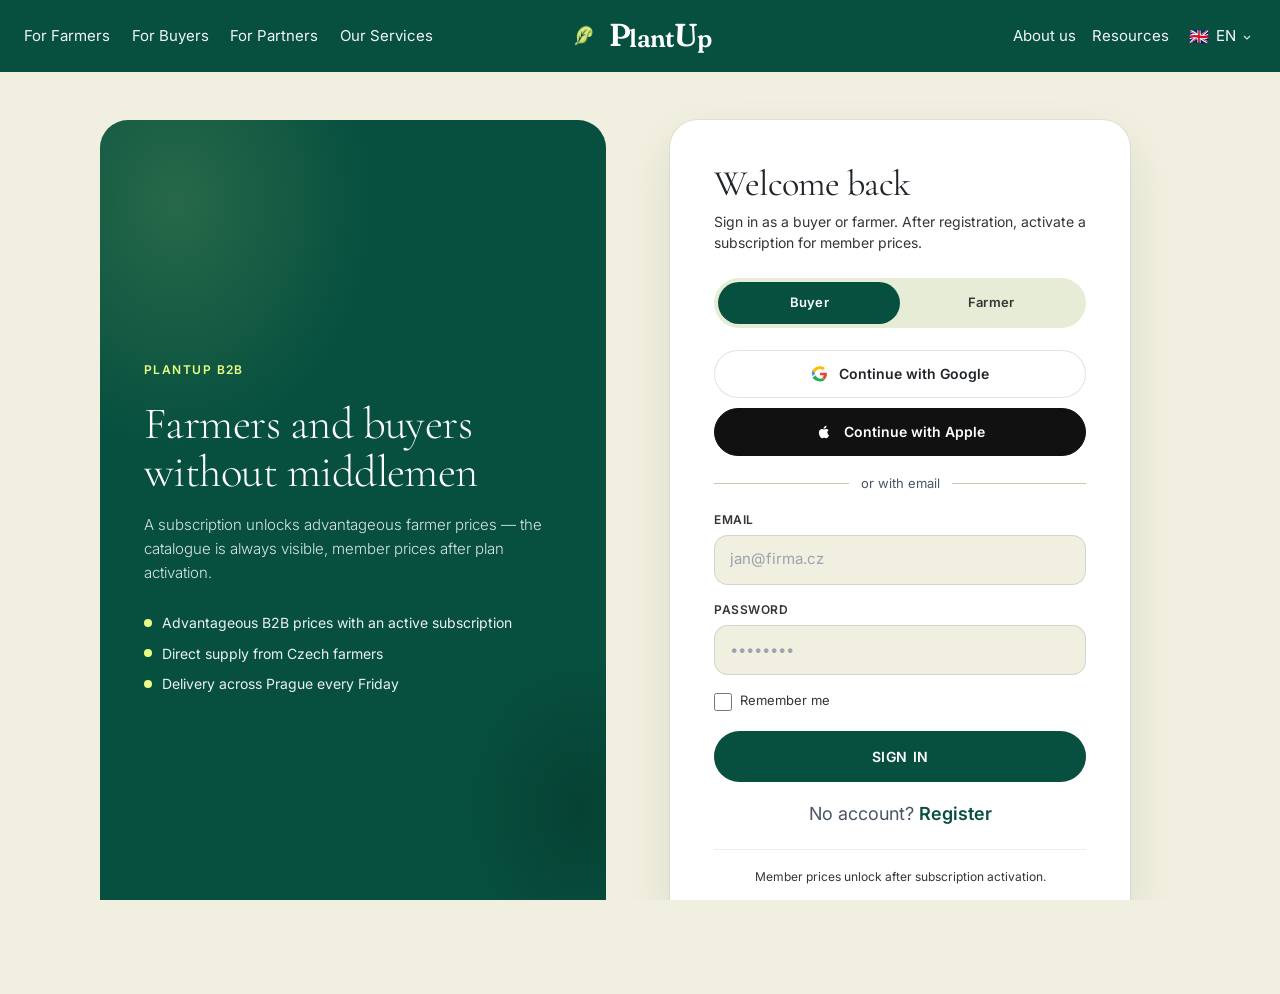
<file: app/register.html>
<!DOCTYPE html>
<html lang="cs">
<head>
    <meta charset="UTF-8">
    <meta name="viewport" content="width=device-width, initial-scale=1.0, viewport-fit=cover">
    <title>Přihlášení a registrace — PlantUp</title>
    <link rel="preconnect" href="https://fonts.googleapis.com">
    <link rel="preconnect" href="https://fonts.gstatic.com" crossorigin>
    <link href="https://fonts.googleapis.com/css2?family=Cormorant+Garamond:ital,wght@0,300;0,400;0,500;0,600&family=Fraunces:opsz,wght@9..144,500;9..144,600&family=Inter:wght@300;400;500;600&display=swap" rel="stylesheet">
    <link rel="icon" href="./assets/plantup-icon-DqEd_2_R.png" type="image/png" sizes="any" />
    <link rel="icon" href="./assets/favicon-32-CGOysaoJ.png" type="image/png" sizes="32x32" />
    <link rel="apple-touch-icon" href="./assets/plantup-icon-180-BDNFNqfv.png" />
  <script type="module" crossorigin src="./assets/register-DbUZRQQO.js"></script>
  <link rel="modulepreload" crossorigin href="./assets/modulepreload-polyfill-B5Qt9EMX.js">
  <link rel="modulepreload" crossorigin href="./assets/mobile-nav-DwzTN1k2.js">
  <link rel="stylesheet" crossorigin href="./assets/mobile-nav-DhWzIvIy.css">
  <link rel="stylesheet" crossorigin href="./assets/register-RE-DsRo3.css">
  <link rel="stylesheet" crossorigin href="./assets/tokens-Bw27OvtD.css">
  <link rel="stylesheet" crossorigin href="./assets/app-shell-CQd6i35n.css">
</head>
<body class="pu-shell has-arva-nav">

    <header class="arva-nav arva-nav--scrolled" role="navigation" data-i18n-aria="nav.mainNav">
        <div class="arva-nav__inner">
            <nav class="arva-nav__left" data-i18n-aria="nav.sections">
                <a href="register.html?role=farmer" class="arva-nav__link" data-farmer-entry data-i18n="nav.forFarmers">Pro farmáře</a>
                <a href="index.html#membership" class="arva-nav__link" data-i18n="nav.forClients">Pro odběratele</a>
                <a href="index.html#farmers" class="arva-nav__link" data-i18n="nav.forPartners">Pro partnery</a>
                <a href="index.html#how-it-works" class="arva-nav__link" data-i18n="nav.ourServices">Naše služby</a>
            </nav>

            <a href="index.html" class="arva-nav__logo" data-i18n-aria="nav.home">
                <img class="arva-nav__logo-mark" src="./assets/plantup-logo-I3G_XFfb.png" alt="" width="28" height="28" />
                <span class="arva-nav__logo-text" aria-hidden="true"><span class="arva-brand__cap">P</span>lant<span class="arva-brand__cap">U</span>p</span>
            </a>

            <div class="arva-nav__right">
                <a href="index.html#about" class="arva-nav__link arva-nav__link--right" data-i18n="nav.aboutUs">O nás</a>
                <a href="index.html#marketplace" class="arva-nav__link arva-nav__link--right" data-i18n="nav.resources">Zdroje</a>
                <a href="index.html" class="arva-btn-touch" data-i18n="nav.toHome">Domů</a>
                <div class="arva-lang-wrap">
                    <button type="button" class="arva-lang" data-lang-trigger aria-haspopup="listbox" aria-expanded="false" aria-controls="lang-dropdown-register">
                        <span class="arva-lang__flag" data-lang-flag aria-hidden="true">🇨🇿</span>
                        <span class="arva-lang__code" data-lang-code>CS</span>
                        <svg class="arva-lang__chevron" width="10" height="10" viewBox="0 0 10 10" fill="none" aria-hidden="true"><path d="M2 4l3 3 3-3" stroke="currentColor" stroke-width="1.2"/></svg>
                    </button>
                    <div id="lang-dropdown-register" class="arva-lang-dropdown" data-lang-dropdown hidden role="listbox">
                        <button type="button" class="arva-lang-dropdown__option" data-lang-option="cs" role="option">🇨🇿 Čeština</button>
                        <button type="button" class="arva-lang-dropdown__option" data-lang-option="ru" role="option">🇷🇺 Русский</button>
                        <button type="button" class="arva-lang-dropdown__option" data-lang-option="en" role="option">🇬🇧 English</button>
                    </div>
                </div>
                <button id="mobile-menu-btn" class="arva-nav__menu-btn" data-i18n-aria="nav.openMenu" aria-expanded="false" aria-controls="mobile-menu">
                    <span class="arva-menu-icon" aria-hidden="true">
                        <span class="arva-menu-icon__line"></span>
                        <span class="arva-menu-icon__line"></span>
                        <span class="arva-menu-icon__line"></span>
                    </span>
                </button>
            </div>
        </div>
    </header>

    <div id="mobile-menu-backdrop" class="arva-mobile-drawer__backdrop" hidden aria-hidden="true"></div>
    <aside id="mobile-menu" class="arva-mobile-drawer" role="dialog" data-i18n-aria="nav.openMenu" aria-modal="true" hidden>
        <div class="arva-mobile-drawer__header">
            <p class="arva-mobile-drawer__title" data-i18n="nav.menuTitle">Menu</p>
            <button type="button" class="arva-mobile-drawer__close" data-mobile-nav-close data-i18n-aria="nav.closeMenu">
                <span class="arva-menu-icon is-active" aria-hidden="true">
                    <span class="arva-menu-icon__line"></span>
                    <span class="arva-menu-icon__line"></span>
                    <span class="arva-menu-icon__line"></span>
                </span>
            </button>
        </div>
        <nav class="arva-mobile-drawer__nav" data-i18n-aria="nav.sections">
            <a href="register.html?role=farmer" class="arva-mobile-drawer__link mobile-nav-link" data-farmer-entry data-i18n="nav.forFarmers">Pro farmáře</a>
            <a href="index.html#membership" class="arva-mobile-drawer__link mobile-nav-link" data-i18n="nav.forClients">Pro odběratele</a>
            <a href="index.html#farmers" class="arva-mobile-drawer__link mobile-nav-link" data-i18n="nav.forPartners">Pro partnery</a>
            <a href="index.html#how-it-works" class="arva-mobile-drawer__link mobile-nav-link" data-i18n="nav.ourServices">Naše služby</a>
            <a href="index.html#about" class="arva-mobile-drawer__link mobile-nav-link" data-i18n="nav.aboutUs">O nás</a>
            <a href="index.html#marketplace" class="arva-mobile-drawer__link mobile-nav-link" data-i18n="nav.resources">Zdroje</a>
            <a href="index.html" class="arva-mobile-drawer__link mobile-nav-link" data-i18n="nav.toHome">Domů</a>
        </nav>
        <div class="arva-mobile-drawer__footer">
            <p class="arva-mobile-drawer__lang-label" data-i18n="nav.language">Jazyk</p>
            <div class="arva-lang-group" data-lang-group role="radiogroup" data-i18n-aria="nav.language">
                <button type="button" class="arva-lang-group__btn" data-lang-option="cs" role="radio" aria-checked="true">🇨🇿 CS</button>
                <button type="button" class="arva-lang-group__btn" data-lang-option="ru" role="radio" aria-checked="false">🇷🇺 RU</button>
                <button type="button" class="arva-lang-group__btn" data-lang-option="en" role="radio" aria-checked="false">🇬🇧 EN</button>
            </div>
        </div>
    </aside>

    <main class="arva-auth-page">
        <div class="arva-auth-page__inner">
            <aside class="arva-auth-panel" aria-hidden="true">
                <div class="arva-auth-panel__content">
                    <p class="arva-auth-panel__eyebrow" data-i18n="auth.eyebrow">PlantUp B2B</p>
                    <h2 class="arva-auth-panel__title" data-i18n="auth.panelTitle">Farmáři a odběratelé bez prostředníků</h2>
                    <p class="arva-auth-panel__lead" data-i18n="auth.panelLead">Předplatné odemyká výhodné farmářské ceny — katalog vidíte vždy, členské ceny až po aktivaci plánu.</p>
                    <ul class="arva-auth-panel__list">
                        <li><span class="arva-auth-panel__dot" aria-hidden="true"></span><span data-i18n="auth.bullet1">Výhodné B2B ceny s aktivním předplatným</span></li>
                        <li><span class="arva-auth-panel__dot" aria-hidden="true"></span><span data-i18n="auth.bullet2">Přímé dodávky od českých farmářů</span></li>
                        <li><span class="arva-auth-panel__dot" aria-hidden="true"></span><span data-i18n="auth.bullet3">Doručení po Praze každý pátek</span></li>
                    </ul>
                </div>
            </aside>

            <div class="arva-auth-form">
                <div class="arva-auth-card">
                    <h1 class="arva-auth-card__title" data-i18n="auth.title">Vítejte zpět</h1>
                    <p class="arva-auth-card__lead" data-i18n="auth.lead">Přihlaste se jako odběratel nebo farmář. Po registraci aktivujte předplatné pro výhodné ceny.</p>

                    <div class="auth-tabs" role="tablist" data-i18n-aria="auth.roleLabel" data-active="buyer">
                        <button type="button" class="auth-tab active" onclick="switchRole('buyer')" role="tab" aria-selected="true" id="tab-buyer">
                            <span class="auth-tab__label" data-i18n="auth.buyer">Odběratel</span>
                        </button>
                        <button type="button" class="auth-tab" onclick="switchRole('farmer')" role="tab" aria-selected="false" id="tab-farmer">
                            <span class="auth-tab__label" data-i18n="auth.farmer">Farmář</span>
                        </button>
                    </div>

                    <form id="login-form" class="auth-form active" onsubmit="handleLogin(event)">
                        <div class="arva-social-auth" role="group" data-i18n-aria="auth.socialLabel">
                            <button type="button" class="arva-social-btn arva-social-btn--google" data-social-auth="google">
                                <svg class="arva-social-btn__icon" viewBox="0 0 24 24" aria-hidden="true"><path fill="#EA4335" d="M12 10.2v3.6h5.1c-.2 1.2-.9 2.2-1.9 2.9l3.1 2.4c1.8-1.7 2.9-4.1 2.9-7 0-.7-.1-1.3-.2-1.9H12z"/><path fill="#34A853" d="M5.3 14.3l-.8.6-2.5 1.9C3.5 19.5 7.4 22 12 22c2.7 0 5-.9 6.7-2.4l-3.1-2.4c-.9.6-2.1 1-3.6 1-2.8 0-5.1-1.9-5.9-4.4z"/><path fill="#4A90E2" d="M2 7.2C1.4 8.4 1 9.7 1 11s.4 2.6 1 3.8l3.3-2.5c-.2-.6-.3-1.2-.3-1.3 0-.5.1-1 .3-1.5L2 7.2z"/><path fill="#FBBC05" d="M12 5.4c1.5 0 2.8.5 3.8 1.5l2.8-2.8C16.9 2.4 14.7 1.5 12 1.5 7.4 1.5 3.5 4 1.9 7.7l3.3 2.5C6.9 7.3 9.2 5.4 12 5.4z"/></svg>
                                <span data-i18n="auth.continueGoogle">Pokračovat přes Google</span>
                            </button>
                            <button type="button" class="arva-social-btn arva-social-btn--apple" data-social-auth="apple">
                                <svg class="arva-social-btn__icon" viewBox="0 0 24 24" aria-hidden="true"><path fill="currentColor" d="M16.4 12.6c0-2 1.6-3 1.7-3.1-1-1.4-2.5-1.6-3-1.6-1.3-.1-2.5.8-3.1.8-.6 0-1.6-.7-2.7-.7-1.4 0-2.7.8-3.4 2.1-1.5 2.5-.4 6.3 1 8.3.7 1 1.5 2.1 2.6 2 1.1 0 1.5-.7 2.8-.7s1.6.7 2.8.7c1.1 0 1.9-1 2.6-2 .8-1.1 1.1-2.2 1.1-2.3-.1 0-2.1-.8-2.1-3.2zM14.5 6.3c.6-.7 1-1.7.9-2.7-1.1 0-2.3.7-3 1.5-.6.7-1.1 1.7-.9 2.7 1 .1 2.1-.5 3-1.5z"/></svg>
                                <span data-i18n="auth.continueApple">Pokračovat přes Apple</span>
                            </button>
                        </div>
                        <div class="auth-divider"><span data-i18n="auth.orEmail">nebo emailem</span></div>
                        <div class="form-group">
                            <label for="login-email" class="form-label" data-i18n="auth.email">Email</label>
                            <input type="email" id="login-email" class="form-input" placeholder="jan@firma.cz" autocomplete="email" required>
                        </div>
                        <div class="form-group">
                            <label for="login-password" class="form-label" data-i18n="auth.password">Heslo</label>
                            <input type="password" id="login-password" class="form-input" placeholder="••••••••" autocomplete="current-password" required>
                        </div>
                        <div class="checkbox-group">
                            <input type="checkbox" id="remember-me">
                            <label for="remember-me" data-i18n="auth.remember">Zapamatovat si mě</label>
                        </div>
                        <button type="submit" class="btn-submit" data-i18n="auth.login">Přihlásit se</button>
                        <div class="auth-footer">
                            <p><span data-i18n="auth.noAccount">Nemáte účet?</span> <a href="#" onclick="switchToRegister(); return false;" data-i18n="auth.registerLink">Registrovat se</a></p>
                        </div>
                    </form>

                    <form id="register-form" class="auth-form" onsubmit="handleRegister(event)">
                        <div class="arva-social-auth" role="group" data-i18n-aria="auth.socialLabel">
                            <button type="button" class="arva-social-btn arva-social-btn--google" data-social-auth="google">
                                <svg class="arva-social-btn__icon" viewBox="0 0 24 24" aria-hidden="true"><path fill="#EA4335" d="M12 10.2v3.6h5.1c-.2 1.2-.9 2.2-1.9 2.9l3.1 2.4c1.8-1.7 2.9-4.1 2.9-7 0-.7-.1-1.3-.2-1.9H12z"/><path fill="#34A853" d="M5.3 14.3l-.8.6-2.5 1.9C3.5 19.5 7.4 22 12 22c2.7 0 5-.9 6.7-2.4l-3.1-2.4c-.9.6-2.1 1-3.6 1-2.8 0-5.1-1.9-5.9-4.4z"/><path fill="#4A90E2" d="M2 7.2C1.4 8.4 1 9.7 1 11s.4 2.6 1 3.8l3.3-2.5c-.2-.6-.3-1.2-.3-1.3 0-.5.1-1 .3-1.5L2 7.2z"/><path fill="#FBBC05" d="M12 5.4c1.5 0 2.8.5 3.8 1.5l2.8-2.8C16.9 2.4 14.7 1.5 12 1.5 7.4 1.5 3.5 4 1.9 7.7l3.3 2.5C6.9 7.3 9.2 5.4 12 5.4z"/></svg>
                                <span data-i18n="auth.continueGoogle">Pokračovat přes Google</span>
                            </button>
                            <button type="button" class="arva-social-btn arva-social-btn--apple" data-social-auth="apple">
                                <svg class="arva-social-btn__icon" viewBox="0 0 24 24" aria-hidden="true"><path fill="currentColor" d="M16.4 12.6c0-2 1.6-3 1.7-3.1-1-1.4-2.5-1.6-3-1.6-1.3-.1-2.5.8-3.1.8-.6 0-1.6-.7-2.7-.7-1.4 0-2.7.8-3.4 2.1-1.5 2.5-.4 6.3 1 8.3.7 1 1.5 2.1 2.6 2 1.1 0 1.5-.7 2.8-.7s1.6.7 2.8.7c1.1 0 1.9-1 2.6-2 .8-1.1 1.1-2.2 1.1-2.3-.1 0-2.1-.8-2.1-3.2zM14.5 6.3c.6-.7 1-1.7.9-2.7-1.1 0-2.3.7-3 1.5-.6.7-1.1 1.7-.9 2.7 1 .1 2.1-.5 3-1.5z"/></svg>
                                <span data-i18n="auth.continueApple">Pokračovat přes Apple</span>
                            </button>
                        </div>
                        <div class="auth-divider"><span data-i18n="auth.orEmail">nebo emailem</span></div>
                        <div class="form-group">
                            <label for="register-name" class="form-label" data-i18n="auth.fullname">Jméno a příjmení</label>
                            <input type="text" id="register-name" class="form-input" placeholder="Jan Novák" autocomplete="name" required>
                        </div>
                        <div class="form-row">
                            <div class="form-group">
                                <label for="register-email" class="form-label" data-i18n="auth.email">Email</label>
                                <input type="email" id="register-email" class="form-input" placeholder="jan@firma.cz" autocomplete="email" required>
                            </div>
                            <div class="form-group">
                                <label for="register-phone" class="form-label" data-i18n="auth.phone">Telefon</label>
                                <input type="tel" id="register-phone" class="form-input" placeholder="+420 XXX XXX XXX" autocomplete="tel" required>
                            </div>
                        </div>
                        <div class="form-group" id="farm-name-group" hidden>
                            <label for="register-farm" class="form-label" data-i18n="auth.farmName">Název farmy</label>
                            <input type="text" id="register-farm" class="form-input" placeholder="Vaše farma">
                        </div>
                        <div class="form-group">
                            <label for="register-password" class="form-label" data-i18n="auth.password">Heslo</label>
                            <input type="password" id="register-password" class="form-input" placeholder="Min. 8 znaků" minlength="8" autocomplete="new-password" required>
                        </div>
                        <div class="checkbox-group">
                            <input type="checkbox" id="agree-terms" required>
                            <label for="agree-terms"><span data-i18n="auth.agree">Souhlasím s</span> <a href="#" data-i18n="auth.terms">obchodními podmínkami</a></label>
                        </div>
                        <button type="submit" class="btn-submit" data-i18n="auth.register">Registrovat se</button>
                        <div class="auth-footer">
                            <p><span data-i18n="auth.hasAccount">Už máte účet?</span> <a href="#" onclick="switchToLogin(); return false;" data-i18n="auth.loginLink">Přihlásit se</a></p>
                        </div>
                    </form>

                    <p class="arva-auth-note" data-i18n="auth.note">Členské ceny se odemknou po aktivaci předplatného.</p>
                </div>
            </div>
        </div>
    </main>

    <script>
        window.switchToLogin = function switchToLogin() {
            document.getElementById('login-form').classList.add('active');
            document.getElementById('register-form').classList.remove('active');
            const url = new URL(window.location);
            url.searchParams.delete('mode');
            window.history.pushState({}, '', url);
        };

        window.switchToRegister = function switchToRegister() {
            document.getElementById('login-form').classList.remove('active');
            document.getElementById('register-form').classList.add('active');
            const url = new URL(window.location);
            url.searchParams.set('mode', 'register');
            window.history.pushState({}, '', url);
        };

        document.addEventListener('DOMContentLoaded', () => {
            const mode = new URLSearchParams(window.location.search).get('mode');
            // register.js module handles farmer role + register mode
            if (mode === 'register') window.switchToRegister();
            else if (mode === 'login') window.switchToLogin();
        });

        window.switchRole = window.switchRole || function () {};
    </script>
</body>
</html>
</file>
<file: assets/css/style.css>
/* PlantUp — SaaS sales deck */

:root {
  --forest: #07503f;
  --forest-deep: #04382c;
  --bone: #f1efdf;
  --bone-soft: #f7f5eb;
  --carrot: #e87722;
  --lime: #e8fe85;
  --moss: #c3cda7;
  --charcoal: #212529;
  --pewter: #6d6d6d;
  --white: #ffffff;
  --radius: 12px;
  --shadow: 0 18px 48px rgba(7, 80, 63, 0.12);
  --font: "Inter", ui-sans-serif, system-ui, sans-serif;
  --display: "Cormorant Garamond", Georgia, serif;
  --brand: "Fraunces", Georgia, serif;
}

* { box-sizing: border-box; margin: 0; padding: 0; }

html { scroll-behavior: smooth; }

@media (prefers-reduced-motion: reduce) {
  html { scroll-behavior: auto; }
  *, *::before, *::after {
    animation-duration: 0.01ms !important;
    animation-iteration-count: 1 !important;
    transition-duration: 0.01ms !important;
  }
}

body {
  font-family: var(--font);
  background: var(--bone-soft);
  color: var(--charcoal);
  line-height: 1.6;
  letter-spacing: -0.01em;
}

body::before {
  content: "";
  position: fixed;
  inset: 0;
  z-index: -1;
  background:
    radial-gradient(ellipse 80% 50% at 10% -10%, rgba(200, 205, 167, 0.45), transparent 55%),
    radial-gradient(ellipse 60% 40% at 100% 0%, rgba(232, 119, 34, 0.12), transparent 50%),
    linear-gradient(180deg, var(--bone) 0%, var(--bone-soft) 40%, #ebe8d8 100%);
}

a { color: var(--forest); text-decoration: none; }
img { max-width: 100%; display: block; }

.container {
  width: min(1120px, 92vw);
  margin: 0 auto;
}

/* Nav */
nav {
  position: sticky;
  top: 0;
  z-index: 50;
  backdrop-filter: blur(14px);
  background: rgba(241, 239, 223, 0.85);
  border-bottom: 1px solid rgba(7, 80, 63, 0.1);
}

.nav-inner {
  display: flex;
  align-items: center;
  justify-content: space-between;
  height: 68px;
  gap: 1rem;
}

.logo {
  display: inline-flex;
  align-items: center;
  gap: 0.55rem;
  font-family: var(--brand);
  font-weight: 600;
  font-size: 1.2rem;
  color: var(--forest);
}

.logo-mark {
  width: 32px;
  height: 32px;
  border-radius: 8px;
  display: block;
  object-fit: cover;
  flex-shrink: 0;
}

.logo span.cap { font-weight: 700; }

.nav-links { display: flex; gap: 1.25rem; }
.nav-link {
  color: var(--pewter);
  font-size: 0.9rem;
  font-weight: 500;
}
.nav-link:hover { color: var(--forest); }

.badge-sale {
  display: inline-flex;
  align-items: center;
  gap: 0.4rem;
  padding: 0.35rem 0.85rem;
  border-radius: 999px;
  background: var(--forest);
  color: var(--lime);
  font-size: 0.75rem;
  font-weight: 600;
  letter-spacing: 0.02em;
}

/* Hero */
.hero { padding: 4.5rem 0 3.5rem; }

.hero-grid {
  display: grid;
  grid-template-columns: 1.05fr 0.95fr;
  gap: 2.5rem;
  align-items: center;
}

.hero-kicker {
  display: inline-block;
  margin-bottom: 1rem;
  padding: 0.35rem 0.85rem;
  border-radius: 999px;
  background: rgba(7, 80, 63, 0.08);
  color: var(--forest);
  font-size: 0.8rem;
  font-weight: 600;
}

.hero h1 {
  font-family: var(--display);
  font-weight: 400;
  font-size: clamp(2.4rem, 5vw, 3.6rem);
  line-height: 1.08;
  letter-spacing: -0.02em;
  color: var(--forest-deep);
  margin-bottom: 1rem;
}

.hero .lead {
  color: var(--pewter);
  font-size: 1.08rem;
  max-width: 34rem;
  margin-bottom: 1.5rem;
}

.hero-stats {
  display: grid;
  grid-template-columns: repeat(3, 1fr);
  gap: 0.75rem;
  margin-bottom: 1.5rem;
}

.stat {
  background: var(--white);
  border: 1px solid rgba(7, 80, 63, 0.1);
  border-radius: var(--radius);
  padding: 0.9rem 1rem;
  box-shadow: 0 8px 24px rgba(7, 80, 63, 0.05);
}

.stat .val {
  font-family: var(--display);
  font-size: 1.65rem;
  color: var(--forest);
  line-height: 1.1;
}

.stat .lbl {
  font-size: 0.75rem;
  color: var(--pewter);
  margin-top: 0.2rem;
  font-weight: 500;
}

.cta-row {
  display: flex;
  flex-wrap: wrap;
  gap: 0.65rem;
}

.btn {
  display: inline-flex;
  align-items: center;
  justify-content: center;
  gap: 0.4rem;
  padding: 0.8rem 1.25rem;
  border-radius: 999px;
  font-weight: 600;
  font-size: 0.9rem;
  border: 1.5px solid transparent;
  transition: transform 0.15s ease, box-shadow 0.15s ease, background 0.15s ease;
}

.btn:hover { transform: translateY(-1px); }

.btn-primary {
  background: var(--forest);
  color: var(--lime);
  box-shadow: 0 10px 28px rgba(7, 80, 63, 0.25);
}

.btn-secondary {
  background: var(--carrot);
  color: var(--white);
  box-shadow: 0 10px 28px rgba(232, 119, 34, 0.25);
}

.btn-ghost {
  background: transparent;
  border-color: rgba(7, 80, 63, 0.25);
  color: var(--forest);
}

.preview-card {
  display: block;
  position: relative;
  border-radius: 18px;
  overflow: hidden;
  border: 1px solid rgba(7, 80, 63, 0.12);
  box-shadow: var(--shadow);
  background: var(--white);
}

.preview-card img { width: 100%; aspect-ratio: 16/10; object-fit: cover; }

.preview-card--plain {
  display: flex;
  flex-direction: column;
  align-items: center;
  justify-content: center;
  gap: 1.25rem;
  min-height: 280px;
  padding: 2rem;
  background: linear-gradient(160deg, #0a5c48 0%, var(--forest) 55%, #043529 100%);
  border: none;
}

.preview-card--plain .preview-logo {
  width: 96px;
  height: 96px;
  aspect-ratio: auto;
  object-fit: contain;
  border-radius: 22px;
}

.preview-card--plain .preview-cta {
  position: static;
}

.preview-cta {
  position: absolute;
  left: 1rem;
  bottom: 1rem;
  padding: 0.45rem 0.85rem;
  border-radius: 999px;
  background: rgba(7, 80, 63, 0.92);
  color: var(--lime);
  font-size: 0.8rem;
  font-weight: 600;
}

/* Sections */
section { padding: 4rem 0; }

.tag-badge {
  display: inline-block;
  margin-bottom: 0.75rem;
  color: var(--carrot);
  font-size: 0.8rem;
  font-weight: 700;
  letter-spacing: 0.06em;
  text-transform: uppercase;
}

.section-title {
  font-family: var(--display);
  font-weight: 400;
  font-size: clamp(1.9rem, 3.5vw, 2.6rem);
  color: var(--forest-deep);
  letter-spacing: -0.02em;
  margin-bottom: 0.5rem;
}

.section-sub {
  color: var(--pewter);
  max-width: 36rem;
  margin-bottom: 2rem;
}

.grid-3 {
  display: grid;
  grid-template-columns: repeat(3, 1fr);
  gap: 1rem;
}

.grid-2 {
  display: grid;
  grid-template-columns: repeat(2, 1fr);
  gap: 1rem;
}

.card {
  background: var(--white);
  border: 1px solid rgba(7, 80, 63, 0.1);
  border-radius: 16px;
  padding: 1.35rem;
  box-shadow: 0 10px 28px rgba(7, 80, 63, 0.04);
  transition: transform 0.2s ease, box-shadow 0.2s ease;
}

.card:hover {
  transform: translateY(-3px);
  box-shadow: 0 16px 36px rgba(7, 80, 63, 0.1);
}

.card .icon {
  width: 2.25rem;
  height: 2.25rem;
  display: grid;
  place-items: center;
  border-radius: 8px;
  background: rgba(7, 80, 63, 0.08);
  color: var(--forest);
  font-size: 1rem;
  margin-bottom: 0.85rem;
}

.card h3 {
  font-size: 1.05rem;
  margin-bottom: 0.4rem;
  color: var(--forest-deep);
}

.card p {
  font-size: 0.9rem;
  color: var(--pewter);
}

.metric-val {
  font-family: var(--display);
  font-size: 2rem;
  color: var(--forest);
  margin: 0.35rem 0;
}

/* Screenshots */
.shot-grid {
  display: grid;
  grid-template-columns: repeat(2, 1fr);
  gap: 1.1rem;
}

.shot-card {
  background: var(--white);
  border-radius: 16px;
  overflow: hidden;
  border: 1px solid rgba(7, 80, 63, 0.1);
  box-shadow: 0 12px 32px rgba(7, 80, 63, 0.06);
}

.shot-card img {
  width: 100%;
  aspect-ratio: 16/10;
  object-fit: cover;
  background: var(--moss);
}

.shot-card figcaption {
  padding: 0.85rem 1rem;
  font-size: 0.88rem;
  font-weight: 600;
  color: var(--forest-deep);
}

/* Dark band */
.band-forest {
  background: linear-gradient(160deg, var(--forest) 0%, var(--forest-deep) 100%);
  color: var(--bone);
  border-radius: 28px;
  margin: 1rem auto;
  padding: 3.5rem 0;
  width: min(1160px, 94vw);
}

.band-forest .section-title,
.band-forest .tag-badge { color: var(--lime); }
.band-forest .section-sub { color: rgba(241, 239, 223, 0.72); }
.band-forest .card {
  background: rgba(255, 255, 255, 0.06);
  border-color: rgba(255, 255, 255, 0.12);
  box-shadow: none;
}
.band-forest .card h3 { color: var(--lime); }
.band-forest .card p { color: rgba(241, 239, 223, 0.7); }

/* Pricing */
.price-card ul {
  list-style: none;
  margin: 1rem 0 0;
}

.price-card li {
  position: relative;
  padding: 0.35rem 0 0.35rem 1.25rem;
  font-size: 0.9rem;
  color: var(--pewter);
}

.price-card li::before {
  content: "✓";
  position: absolute;
  left: 0;
  color: var(--forest);
  font-weight: 700;
}

.price-card .price {
  font-family: var(--display);
  font-size: 2rem;
  color: var(--carrot);
  margin: 0.6rem 0;
}

.price-card.featured {
  border: 2px solid var(--forest);
  box-shadow: 0 18px 40px rgba(7, 80, 63, 0.14);
}

.cta-card {
  margin-top: 1.75rem;
  text-align: center;
  padding: 2rem;
  background: linear-gradient(135deg, rgba(232, 254, 133, 0.35), rgba(241, 239, 223, 0.9));
}

.cta-card h3 {
  font-family: var(--display);
  font-size: 1.8rem;
  color: var(--forest-deep);
  margin-bottom: 0.5rem;
}

.muted { color: var(--pewter); font-size: 0.9rem; }

footer {
  text-align: center;
  padding: 3rem 0 2.5rem;
  color: var(--pewter);
  font-size: 0.85rem;
}

footer strong { color: var(--forest); }

/* Reveal */
[data-reveal],
.hero-enter,
.stagger-item {
  opacity: 0;
  transform: translateY(16px);
  transition: opacity 0.55s ease, transform 0.55s ease;
}

[data-reveal].in,
.hero-enter.in,
.stagger-item.in {
  opacity: 1;
  transform: none;
}

.hero-enter { transition-delay: calc(var(--d, 0) * 70ms); }

@media (max-width: 900px) {
  .hero-grid,
  .grid-3,
  .grid-2,
  .shot-grid { grid-template-columns: 1fr; }
  .nav-links { display: none; }
  .hero-stats { grid-template-columns: 1fr; }
}
</file>
<file: assets/css/demo.css>
/* PlantUp demo hub — matches product header green */

:root {
  --forest: #07503f;
  --forest-deep: #043529;
  --bone: #f1efdf;
  --carrot: #e87722;
  --lime: #e8fe85;
  --pewter: #c3cda7;
  --charcoal: #212529;
  --on-green: #f1efdf;
}

* { box-sizing: border-box; margin: 0; padding: 0; }

body {
  font-family: Inter, system-ui, sans-serif;
  background: var(--forest);
  color: var(--on-green);
  min-height: 100vh;
}

a { color: var(--lime); text-decoration: none; }

.demo-banner {
  background: var(--forest-deep);
  color: var(--lime);
  text-align: center;
  padding: 0.65rem 1rem;
  font-size: 0.85rem;
  font-weight: 500;
  border-bottom: 1px solid rgba(232, 254, 133, 0.12);
}

.demo-banner a {
  color: #fff;
  margin-left: 0.35rem;
  text-decoration: underline;
}

.demo-hero {
  width: min(960px, 92vw);
  margin: 2.5rem auto 1.5rem;
}

.brand {
  display: flex;
  align-items: center;
  gap: 0.85rem;
  margin-bottom: 1rem;
}

.brand .logo-mark {
  width: 36px;
  height: 36px;
  border-radius: 9px;
  display: block;
  object-fit: cover;
  flex-shrink: 0;
  background: transparent;
}

.brand-name {
  font-family: Fraunces, Georgia, serif;
  font-size: 1.6rem;
  color: #fff;
  font-weight: 600;
}

.brand-name span { font-weight: 700; }

.brand-sub {
  color: var(--pewter);
  font-size: 0.9rem;
}

.lead {
  color: rgba(241, 239, 223, 0.78);
  max-width: 40rem;
  line-height: 1.55;
}

.demo-grid {
  width: min(1100px, 92vw);
  margin: 0 auto 3rem;
  display: grid;
  grid-template-columns: repeat(auto-fill, minmax(280px, 1fr));
  gap: 1rem;
}

.demo-card {
  display: flex;
  flex-direction: column;
  background: rgba(255, 255, 255, 0.96);
  border: 1px solid rgba(232, 254, 133, 0.14);
  border-radius: 16px;
  overflow: hidden;
  box-shadow: 0 12px 32px rgba(0, 0, 0, 0.18);
  transition: transform 0.18s ease, box-shadow 0.18s ease;
}

.demo-card:hover {
  transform: translateY(-3px);
  box-shadow: 0 18px 40px rgba(0, 0, 0, 0.24);
}

.demo-card.featured {
  grid-column: 1 / -1;
}

.demo-card > div { padding: 1.1rem 1.2rem 1.25rem; }

.demo-card h2 {
  font-family: "Cormorant Garamond", Georgia, serif;
  font-size: 1.45rem;
  color: var(--forest);
  margin-bottom: 0.3rem;
}

.demo-card p {
  color: #6d6d6d;
  font-size: 0.9rem;
  margin-bottom: 0.75rem;
}

.go {
  display: inline-block;
  font-weight: 600;
  color: var(--carrot);
  font-size: 0.9rem;
}

.demo-foot {
  text-align: center;
  padding: 0 1rem 2.5rem;
  color: rgba(241, 239, 223, 0.65);
  font-size: 0.85rem;
}

.demo-foot a { color: var(--lime); }

@media (max-width: 720px) {
  .demo-card.featured { grid-template-columns: 1fr; }
}
</file>
<file: app/assets/mobile-nav-DhWzIvIy.css>
*,:before,:after{--tw-border-spacing-x: 0;--tw-border-spacing-y: 0;--tw-translate-x: 0;--tw-translate-y: 0;--tw-rotate: 0;--tw-skew-x: 0;--tw-skew-y: 0;--tw-scale-x: 1;--tw-scale-y: 1;--tw-pan-x: ;--tw-pan-y: ;--tw-pinch-zoom: ;--tw-scroll-snap-strictness: proximity;--tw-gradient-from-position: ;--tw-gradient-via-position: ;--tw-gradient-to-position: ;--tw-ordinal: ;--tw-slashed-zero: ;--tw-numeric-figure: ;--tw-numeric-spacing: ;--tw-numeric-fraction: ;--tw-ring-inset: ;--tw-ring-offset-width: 0px;--tw-ring-offset-color: #fff;--tw-ring-color: rgb(59 130 246 / .5);--tw-ring-offset-shadow: 0 0 #0000;--tw-ring-shadow: 0 0 #0000;--tw-shadow: 0 0 #0000;--tw-shadow-colored: 0 0 #0000;--tw-blur: ;--tw-brightness: ;--tw-contrast: ;--tw-grayscale: ;--tw-hue-rotate: ;--tw-invert: ;--tw-saturate: ;--tw-sepia: ;--tw-drop-shadow: ;--tw-backdrop-blur: ;--tw-backdrop-brightness: ;--tw-backdrop-contrast: ;--tw-backdrop-grayscale: ;--tw-backdrop-hue-rotate: ;--tw-backdrop-invert: ;--tw-backdrop-opacity: ;--tw-backdrop-saturate: ;--tw-backdrop-sepia: ;--tw-contain-size: ;--tw-contain-layout: ;--tw-contain-paint: ;--tw-contain-style: }::backdrop{--tw-border-spacing-x: 0;--tw-border-spacing-y: 0;--tw-translate-x: 0;--tw-translate-y: 0;--tw-rotate: 0;--tw-skew-x: 0;--tw-skew-y: 0;--tw-scale-x: 1;--tw-scale-y: 1;--tw-pan-x: ;--tw-pan-y: ;--tw-pinch-zoom: ;--tw-scroll-snap-strictness: proximity;--tw-gradient-from-position: ;--tw-gradient-via-position: ;--tw-gradient-to-position: ;--tw-ordinal: ;--tw-slashed-zero: ;--tw-numeric-figure: ;--tw-numeric-spacing: ;--tw-numeric-fraction: ;--tw-ring-inset: ;--tw-ring-offset-width: 0px;--tw-ring-offset-color: #fff;--tw-ring-color: rgb(59 130 246 / .5);--tw-ring-offset-shadow: 0 0 #0000;--tw-ring-shadow: 0 0 #0000;--tw-shadow: 0 0 #0000;--tw-shadow-colored: 0 0 #0000;--tw-blur: ;--tw-brightness: ;--tw-contrast: ;--tw-grayscale: ;--tw-hue-rotate: ;--tw-invert: ;--tw-saturate: ;--tw-sepia: ;--tw-drop-shadow: ;--tw-backdrop-blur: ;--tw-backdrop-brightness: ;--tw-backdrop-contrast: ;--tw-backdrop-grayscale: ;--tw-backdrop-hue-rotate: ;--tw-backdrop-invert: ;--tw-backdrop-opacity: ;--tw-backdrop-saturate: ;--tw-backdrop-sepia: ;--tw-contain-size: ;--tw-contain-layout: ;--tw-contain-paint: ;--tw-contain-style: }*,:before,:after{box-sizing:border-box;border-width:0;border-style:solid;border-color:#e5e7eb}:before,:after{--tw-content: ""}html,:host{line-height:1.5;-webkit-text-size-adjust:100%;-moz-tab-size:4;-o-tab-size:4;tab-size:4;font-family:Inter,system-ui,sans-serif;font-feature-settings:normal;font-variation-settings:normal;-webkit-tap-highlight-color:transparent}body{margin:0;line-height:inherit}hr{height:0;color:inherit;border-top-width:1px}abbr:where([title]){-webkit-text-decoration:underline dotted;text-decoration:underline dotted}h1,h2,h3,h4,h5,h6{font-size:inherit;font-weight:inherit}a{color:inherit;text-decoration:inherit}b,strong{font-weight:bolder}code,kbd,samp,pre{font-family:ui-monospace,SFMono-Regular,Menlo,Monaco,Consolas,Liberation Mono,Courier New,monospace;font-feature-settings:normal;font-variation-settings:normal;font-size:1em}small{font-size:80%}sub,sup{font-size:75%;line-height:0;position:relative;vertical-align:baseline}sub{bottom:-.25em}sup{top:-.5em}table{text-indent:0;border-color:inherit;border-collapse:collapse}button,input,optgroup,select,textarea{font-family:inherit;font-feature-settings:inherit;font-variation-settings:inherit;font-size:100%;font-weight:inherit;line-height:inherit;letter-spacing:inherit;color:inherit;margin:0;padding:0}button,select{text-transform:none}button,input:where([type=button]),input:where([type=reset]),input:where([type=submit]){-webkit-appearance:button;background-color:transparent;background-image:none}:-moz-focusring{outline:auto}:-moz-ui-invalid{box-shadow:none}progress{vertical-align:baseline}::-webkit-inner-spin-button,::-webkit-outer-spin-button{height:auto}[type=search]{-webkit-appearance:textfield;outline-offset:-2px}::-webkit-search-decoration{-webkit-appearance:none}::-webkit-file-upload-button{-webkit-appearance:button;font:inherit}summary{display:list-item}blockquote,dl,dd,h1,h2,h3,h4,h5,h6,hr,figure,p,pre{margin:0}fieldset{margin:0;padding:0}legend{padding:0}ol,ul,menu{list-style:none;margin:0;padding:0}dialog{padding:0}textarea{resize:vertical}input::-moz-placeholder,textarea::-moz-placeholder{opacity:1;color:#9ca3af}input::placeholder,textarea::placeholder{opacity:1;color:#9ca3af}button,[role=button]{cursor:pointer}:disabled{cursor:default}img,svg,video,canvas,audio,iframe,embed,object{display:block;vertical-align:middle}img,video{max-width:100%;height:auto}[hidden]:where(:not([hidden=until-found])){display:none}html{scroll-behavior:smooth;min-height:100vh;height:100%;overflow-x:hidden}body{font-family:Inter,system-ui,sans-serif;--tw-text-opacity: 1;color:rgb(17 24 39 / var(--tw-text-opacity, 1));-webkit-font-smoothing:antialiased;-moz-osx-font-smoothing:grayscale;background:linear-gradient(to bottom,#fffef7,#fdf4d6,#f5e6c8);min-height:100vh;height:100%;overflow-x:hidden}@media(min-width:768px){body{background-attachment:fixed}}.product-card:hover,.farmer-card:hover{transform:translateY(-4px)!important;box-shadow:0 20px 25px -5px #0000001a,0 10px 10px -5px #0000000a!important}.product-card,.farmer-card,article.product-card,article.farmer-card{transition:transform .3s ease,box-shadow .3s ease!important}.product-card:hover,.farmer-card:hover,article.product-card:hover,article.farmer-card:hover{transform:translateY(-4px)!important;box-shadow:0 20px 25px -5px #0000001a,0 10px 10px -5px #0000000a!important}.photo-upload-area{border:2px dashed #e5e7eb;border-radius:.75rem;padding:2rem;text-align:center;cursor:pointer;transition:all .3s;background:#ffffff80}.photo-upload-area:hover{border-color:#07503f;background:#07503f0d}.upload-placeholder{display:flex;flex-direction:column;align-items:center;justify-content:center}.photos-grid{display:grid;grid-template-columns:repeat(auto-fill,minmax(200px,1fr));gap:1rem;margin-top:1rem}@media(max-width:768px){.photos-grid{grid-template-columns:repeat(auto-fill,minmax(150px,1fr));gap:.75rem}}.btn-primary{background:#07503f;color:#fff;padding:.625rem 1.25rem;border:none;border-radius:.5rem;font-weight:600;cursor:pointer;transition:all .2s}.btn-primary:hover{background:#054a3a}.btn-secondary{background:#f3f4f6;color:#374151;padding:.625rem 1.25rem;border:none;border-radius:.5rem;font-weight:600;cursor:pointer;transition:all .2s}.btn-secondary:hover{background:#e5e7eb}h1{margin-bottom:1rem;font-size:2.25rem;line-height:2.5rem;font-weight:700;letter-spacing:-.025em;--tw-text-opacity: 1;color:rgb(17 24 39 / var(--tw-text-opacity, 1))}@media(min-width:768px){h1{font-size:3.75rem;line-height:1}}h2{margin-bottom:1rem;font-size:1.875rem;line-height:2.25rem;font-weight:700;--tw-text-opacity: 1;color:rgb(17 24 39 / var(--tw-text-opacity, 1))}@media(min-width:768px){h2{font-size:2.25rem;line-height:2.5rem}}h3{margin-bottom:.5rem;font-size:1.25rem;line-height:1.75rem;font-weight:600;--tw-text-opacity: 1;color:rgb(17 24 39 / var(--tw-text-opacity, 1))}@media(min-width:768px){h3{font-size:1.5rem;line-height:2rem}}p{font-size:1rem;line-height:1.5rem;line-height:1.625;--tw-text-opacity: 1;color:rgb(75 85 99 / var(--tw-text-opacity, 1))}@media(min-width:768px){p{font-size:1.125rem;line-height:1.75rem}}section,.hero,.membership,.farmers,.how-it-works,.marketplace{background-color:transparent}.\!farmers{background-color:transparent}body:after{content:"";position:fixed;bottom:0;left:0;right:0;height:250px;background:linear-gradient(to bottom,transparent,rgba(7,80,63,.15));pointer-events:none;z-index:0}.\!container{width:100%!important}.container{width:100%}@media(min-width:640px){.\!container{max-width:640px!important}.container{max-width:640px}}@media(min-width:768px){.\!container{max-width:768px!important}.container{max-width:768px}}@media(min-width:1024px){.\!container{max-width:1024px!important}.container{max-width:1024px}}@media(min-width:1280px){.\!container{max-width:1280px!important}.container{max-width:1280px}}@media(min-width:1536px){.\!container{max-width:1536px!important}.container{max-width:1536px}}.btn-primary{display:inline-flex;align-items:center;justify-content:center;gap:.5rem;border-radius:.75rem;--tw-bg-opacity: 1;background-color:rgb(7 80 63 / var(--tw-bg-opacity, 1));padding:.75rem 1.5rem;font-weight:600;--tw-text-opacity: 1;color:rgb(255 255 255 / var(--tw-text-opacity, 1))}body.pu-shell .btn-primary{background-color:var(--color-forest-ink, #07503f)}.btn-primary:hover{--tw-translate-y: -.125rem;transform:translate(var(--tw-translate-x),var(--tw-translate-y)) rotate(var(--tw-rotate)) skew(var(--tw-skew-x)) skewY(var(--tw-skew-y)) scaleX(var(--tw-scale-x)) scaleY(var(--tw-scale-y));--tw-bg-opacity: 1;background-color:rgb(5 74 58 / var(--tw-bg-opacity, 1));--tw-shadow: 0 10px 15px -3px rgb(0 0 0 / .1), 0 4px 6px -4px rgb(0 0 0 / .1);--tw-shadow-colored: 0 10px 15px -3px var(--tw-shadow-color), 0 4px 6px -4px var(--tw-shadow-color);box-shadow:var(--tw-ring-offset-shadow, 0 0 #0000),var(--tw-ring-shadow, 0 0 #0000),var(--tw-shadow)}.btn-primary{transition-property:all;transition-timing-function:cubic-bezier(.4,0,.2,1);transition-duration:.2s}.btn-primary:active{--tw-scale-x: .95;--tw-scale-y: .95;transform:translate(var(--tw-translate-x),var(--tw-translate-y)) rotate(var(--tw-rotate)) skew(var(--tw-skew-x)) skewY(var(--tw-skew-y)) scaleX(var(--tw-scale-x)) scaleY(var(--tw-scale-y))}.btn-secondary{display:inline-flex;align-items:center;justify-content:center;gap:.5rem;border-radius:.75rem;border-width:2px;--tw-border-opacity: 1;border-color:rgb(7 80 63 / var(--tw-border-opacity, 1));background-color:transparent;padding:.75rem 1.5rem;font-weight:600;--tw-text-opacity: 1;color:rgb(7 80 63 / var(--tw-text-opacity, 1))}body.pu-shell a.btn-secondary{color:var(--color-forest-ink, #07503f)}body.pu-shell .btn-secondary{color:var(--color-forest-ink, #07503f);border-color:var(--color-forest-ink, #07503f)}.btn-secondary:hover{--tw-translate-y: -.125rem;transform:translate(var(--tw-translate-x),var(--tw-translate-y)) rotate(var(--tw-rotate)) skew(var(--tw-skew-x)) skewY(var(--tw-skew-y)) scaleX(var(--tw-scale-x)) scaleY(var(--tw-scale-y));background-color:#07503f1a;--tw-shadow: 0 10px 15px -3px rgb(0 0 0 / .1), 0 4px 6px -4px rgb(0 0 0 / .1);--tw-shadow-colored: 0 10px 15px -3px var(--tw-shadow-color), 0 4px 6px -4px var(--tw-shadow-color);box-shadow:var(--tw-ring-offset-shadow, 0 0 #0000),var(--tw-ring-shadow, 0 0 #0000),var(--tw-shadow)}.btn-secondary{transition-property:all;transition-timing-function:cubic-bezier(.4,0,.2,1);transition-duration:.2s}.btn-secondary:active{--tw-scale-x: .95;--tw-scale-y: .95;transform:translate(var(--tw-translate-x),var(--tw-translate-y)) rotate(var(--tw-rotate)) skew(var(--tw-skew-x)) skewY(var(--tw-skew-y)) scaleX(var(--tw-scale-x)) scaleY(var(--tw-scale-y))}.btn-accent{background:#07503f;color:#fff;padding:.625rem 1.25rem;border:none;border-radius:.5rem;font-weight:600;cursor:pointer;transition:all .2s}.btn-accent:hover{background:#054a3a}.btn-accent{display:inline-flex;align-items:center;justify-content:center;gap:.5rem;border-radius:.75rem;--tw-bg-opacity: 1;background-color:rgb(7 80 63 / var(--tw-bg-opacity, 1));padding:.75rem 1.5rem;font-weight:600;--tw-text-opacity: 1;color:rgb(255 255 255 / var(--tw-text-opacity, 1))}body.pu-shell .btn-accent{background-color:var(--color-forest-ink, #07503f)}.btn-accent:hover{--tw-translate-y: -.125rem;transform:translate(var(--tw-translate-x),var(--tw-translate-y)) rotate(var(--tw-rotate)) skew(var(--tw-skew-x)) skewY(var(--tw-skew-y)) scaleX(var(--tw-scale-x)) scaleY(var(--tw-scale-y));--tw-bg-opacity: 1;background-color:rgb(5 74 58 / var(--tw-bg-opacity, 1));--tw-shadow: 0 10px 15px -3px rgb(0 0 0 / .1), 0 4px 6px -4px rgb(0 0 0 / .1);--tw-shadow-colored: 0 10px 15px -3px var(--tw-shadow-color), 0 4px 6px -4px var(--tw-shadow-color);box-shadow:var(--tw-ring-offset-shadow, 0 0 #0000),var(--tw-ring-shadow, 0 0 #0000),var(--tw-shadow)}.btn-accent{transition-property:all;transition-timing-function:cubic-bezier(.4,0,.2,1);transition-duration:.2s}.btn-accent:active{--tw-scale-x: .95;--tw-scale-y: .95;transform:translate(var(--tw-translate-x),var(--tw-translate-y)) rotate(var(--tw-rotate)) skew(var(--tw-skew-x)) skewY(var(--tw-skew-y)) scaleX(var(--tw-scale-x)) scaleY(var(--tw-scale-y))}body.pu-shell .btn-accent{background:var(--color-forest-ink, #07503f);color:var(--color-pure-white, #fff);border-radius:999px;border:none}body.pu-shell .btn-accent:hover{background:#054a3a}.btn-outline-olive{background:#f3f4f6;color:#374151;padding:.625rem 1.25rem;border:none;border-radius:.5rem;font-weight:600;cursor:pointer;transition:all .2s}.btn-outline-olive:hover{background:#e5e7eb}.btn-outline-olive{display:inline-flex;align-items:center;justify-content:center;gap:.5rem;border-radius:.75rem;border-width:2px;--tw-border-opacity: 1;border-color:rgb(7 80 63 / var(--tw-border-opacity, 1));background-color:transparent;padding:.75rem 1.5rem;font-weight:600;--tw-text-opacity: 1;color:rgb(7 80 63 / var(--tw-text-opacity, 1))}body.pu-shell a.btn-outline-olive{color:var(--color-forest-ink, #07503f)}body.pu-shell .btn-outline-olive{color:var(--color-forest-ink, #07503f);border-color:var(--color-forest-ink, #07503f)}.btn-outline-olive:hover{--tw-translate-y: -.125rem;transform:translate(var(--tw-translate-x),var(--tw-translate-y)) rotate(var(--tw-rotate)) skew(var(--tw-skew-x)) skewY(var(--tw-skew-y)) scaleX(var(--tw-scale-x)) scaleY(var(--tw-scale-y));background-color:#07503f1a;--tw-shadow: 0 10px 15px -3px rgb(0 0 0 / .1), 0 4px 6px -4px rgb(0 0 0 / .1);--tw-shadow-colored: 0 10px 15px -3px var(--tw-shadow-color), 0 4px 6px -4px var(--tw-shadow-color);box-shadow:var(--tw-ring-offset-shadow, 0 0 #0000),var(--tw-ring-shadow, 0 0 #0000),var(--tw-shadow)}.btn-outline-olive{transition-property:all;transition-timing-function:cubic-bezier(.4,0,.2,1);transition-duration:.2s}.btn-outline-olive:active{--tw-scale-x: .95;--tw-scale-y: .95;transform:translate(var(--tw-translate-x),var(--tw-translate-y)) rotate(var(--tw-rotate)) skew(var(--tw-skew-x)) skewY(var(--tw-skew-y)) scaleX(var(--tw-scale-x)) scaleY(var(--tw-scale-y))}body.pu-shell .btn-outline-olive{background:transparent;color:var(--color-forest-ink, #07503f);border:2px solid var(--color-forest-ink, #07503f);border-radius:999px}body.pu-shell .btn-outline-olive:hover{background:#07503f0f}.\!card,.card{border-radius:1rem;border-width:1px;border-color:#ffffff80;background-color:#ffffffe6;padding:2rem;--tw-shadow: 0 10px 15px -3px rgb(0 0 0 / .1), 0 4px 6px -4px rgb(0 0 0 / .1);--tw-shadow-colored: 0 10px 15px -3px var(--tw-shadow-color), 0 4px 6px -4px var(--tw-shadow-color);box-shadow:var(--tw-ring-offset-shadow, 0 0 #0000),var(--tw-ring-shadow, 0 0 #0000),var(--tw-shadow);--tw-backdrop-blur: blur(12px);-webkit-backdrop-filter:var(--tw-backdrop-blur) var(--tw-backdrop-brightness) var(--tw-backdrop-contrast) var(--tw-backdrop-grayscale) var(--tw-backdrop-hue-rotate) var(--tw-backdrop-invert) var(--tw-backdrop-opacity) var(--tw-backdrop-saturate) var(--tw-backdrop-sepia);backdrop-filter:var(--tw-backdrop-blur) var(--tw-backdrop-brightness) var(--tw-backdrop-contrast) var(--tw-backdrop-grayscale) var(--tw-backdrop-hue-rotate) var(--tw-backdrop-invert) var(--tw-backdrop-opacity) var(--tw-backdrop-saturate) var(--tw-backdrop-sepia)}.\!card:hover,.card:hover{--tw-translate-y: -.25rem;transform:translate(var(--tw-translate-x),var(--tw-translate-y)) rotate(var(--tw-rotate)) skew(var(--tw-skew-x)) skewY(var(--tw-skew-y)) scaleX(var(--tw-scale-x)) scaleY(var(--tw-scale-y));--tw-shadow: 0 20px 25px -5px rgb(0 0 0 / .1), 0 8px 10px -6px rgb(0 0 0 / .1);--tw-shadow-colored: 0 20px 25px -5px var(--tw-shadow-color), 0 8px 10px -6px var(--tw-shadow-color);box-shadow:var(--tw-ring-offset-shadow, 0 0 #0000),var(--tw-ring-shadow, 0 0 #0000),var(--tw-shadow)}.\!card,.card{transition-property:all;transition-timing-function:cubic-bezier(.4,0,.2,1);transition-duration:.3s}.membership-card,.farmer-card,.product-card{border-radius:1rem;border-width:1px;border-color:#ffffff80;background-color:#ffffffe6;padding:2rem;--tw-shadow: 0 10px 15px -3px rgb(0 0 0 / .1), 0 4px 6px -4px rgb(0 0 0 / .1);--tw-shadow-colored: 0 10px 15px -3px var(--tw-shadow-color), 0 4px 6px -4px var(--tw-shadow-color);box-shadow:var(--tw-ring-offset-shadow, 0 0 #0000),var(--tw-ring-shadow, 0 0 #0000),var(--tw-shadow);--tw-backdrop-blur: blur(12px);-webkit-backdrop-filter:var(--tw-backdrop-blur) var(--tw-backdrop-brightness) var(--tw-backdrop-contrast) var(--tw-backdrop-grayscale) var(--tw-backdrop-hue-rotate) var(--tw-backdrop-invert) var(--tw-backdrop-opacity) var(--tw-backdrop-saturate) var(--tw-backdrop-sepia);backdrop-filter:var(--tw-backdrop-blur) var(--tw-backdrop-brightness) var(--tw-backdrop-contrast) var(--tw-backdrop-grayscale) var(--tw-backdrop-hue-rotate) var(--tw-backdrop-invert) var(--tw-backdrop-opacity) var(--tw-backdrop-saturate) var(--tw-backdrop-sepia)}.membership-card:hover,.farmer-card:hover,.product-card:hover{--tw-translate-y: -.25rem;transform:translate(var(--tw-translate-x),var(--tw-translate-y)) rotate(var(--tw-rotate)) skew(var(--tw-skew-x)) skewY(var(--tw-skew-y)) scaleX(var(--tw-scale-x)) scaleY(var(--tw-scale-y));--tw-shadow: 0 20px 25px -5px rgb(0 0 0 / .1), 0 8px 10px -6px rgb(0 0 0 / .1);--tw-shadow-colored: 0 20px 25px -5px var(--tw-shadow-color), 0 8px 10px -6px var(--tw-shadow-color);box-shadow:var(--tw-ring-offset-shadow, 0 0 #0000),var(--tw-ring-shadow, 0 0 #0000),var(--tw-shadow)}.membership-card,.farmer-card,.product-card{transition-property:all;transition-timing-function:cubic-bezier(.4,0,.2,1);transition-duration:.3s}@media(max-width:640px){.membership-card,.farmer-card,.product-card{border-radius:.75rem;padding:1.5rem}}.membership-card.popular,.farmer-card.popular,.product-card.popular{position:relative;--tw-scale-x: 1.02;--tw-scale-y: 1.02;transform:translate(var(--tw-translate-x),var(--tw-translate-y)) rotate(var(--tw-rotate)) skew(var(--tw-skew-x)) skewY(var(--tw-skew-y)) scaleX(var(--tw-scale-x)) scaleY(var(--tw-scale-y));--tw-shadow: 0 25px 50px -12px rgb(0 0 0 / .25);--tw-shadow-colored: 0 25px 50px -12px var(--tw-shadow-color);box-shadow:var(--tw-ring-offset-shadow, 0 0 #0000),var(--tw-ring-shadow, 0 0 #0000),var(--tw-shadow);--tw-ring-offset-shadow: var(--tw-ring-inset) 0 0 0 var(--tw-ring-offset-width) var(--tw-ring-offset-color);--tw-ring-shadow: var(--tw-ring-inset) 0 0 0 calc(2px + var(--tw-ring-offset-width)) var(--tw-ring-color);box-shadow:var(--tw-ring-offset-shadow),var(--tw-ring-shadow),var(--tw-shadow, 0 0 #0000);--tw-ring-opacity: 1;--tw-ring-color: rgb(7 80 63 / var(--tw-ring-opacity, 1))}.membership-card.popular:before,.farmer-card.popular:before,.product-card.popular:before{content:"🔥 Популярный";position:absolute;top:-.75rem;left:50%;--tw-translate-x: -50%;transform:translate(var(--tw-translate-x),var(--tw-translate-y)) rotate(var(--tw-rotate)) skew(var(--tw-skew-x)) skewY(var(--tw-skew-y)) scaleX(var(--tw-scale-x)) scaleY(var(--tw-scale-y));white-space:nowrap;border-radius:9999px;--tw-bg-opacity: 1;background-color:rgb(7 80 63 / var(--tw-bg-opacity, 1));padding:.25rem 1rem;font-size:.75rem;line-height:1rem;font-weight:500;--tw-text-opacity: 1;color:rgb(255 255 255 / var(--tw-text-opacity, 1))}body.pu-shell .membership-card.popular:before,body.pu-shell .farmer-card.popular:before,body.pu-shell .product-card.popular:before{background-color:var(--color-forest-ink, #07503f)}@media(max-width:640px){.membership-card.popular,.farmer-card.popular,.product-card.popular{--tw-scale-x: 1;--tw-scale-y: 1;transform:translate(var(--tw-translate-x),var(--tw-translate-y)) rotate(var(--tw-rotate)) skew(var(--tw-skew-x)) skewY(var(--tw-skew-y)) scaleX(var(--tw-scale-x)) scaleY(var(--tw-scale-y))}}.filter-btn{border-radius:9999px;border-width:1px;--tw-border-opacity: 1;border-color:rgb(229 231 235 / var(--tw-border-opacity, 1));--tw-bg-opacity: 1;background-color:rgb(255 255 255 / var(--tw-bg-opacity, 1));padding:.5rem 1rem;font-weight:500;--tw-text-opacity: 1;color:rgb(55 65 81 / var(--tw-text-opacity, 1))}.filter-btn:hover{border-color:#07503f66;background-color:#07503f0d;--tw-text-opacity: 1;color:rgb(7 80 63 / var(--tw-text-opacity, 1))}.filter-btn{transition-property:all;transition-timing-function:cubic-bezier(.4,0,.2,1);transition-duration:.2s;transition-timing-function:cubic-bezier(0,0,.2,1);--tw-shadow: 0 1px 2px 0 rgb(0 0 0 / .05);--tw-shadow-colored: 0 1px 2px 0 var(--tw-shadow-color);box-shadow:var(--tw-ring-offset-shadow, 0 0 #0000),var(--tw-ring-shadow, 0 0 #0000),var(--tw-shadow)}.filter-btn.active{--tw-border-opacity: 1;border-color:rgb(7 80 63 / var(--tw-border-opacity, 1));--tw-bg-opacity: 1;background-color:rgb(7 80 63 / var(--tw-bg-opacity, 1));--tw-text-opacity: 1;color:rgb(255 255 255 / var(--tw-text-opacity, 1));--tw-shadow: 0 4px 6px -1px rgb(0 0 0 / .1), 0 2px 4px -2px rgb(0 0 0 / .1);--tw-shadow-colored: 0 4px 6px -1px var(--tw-shadow-color), 0 2px 4px -2px var(--tw-shadow-color);box-shadow:var(--tw-ring-offset-shadow, 0 0 #0000),var(--tw-ring-shadow, 0 0 #0000),var(--tw-shadow)}body.pu-shell .filter-btn.active{background-color:var(--color-forest-ink, #07503f);border-color:var(--color-forest-ink, #07503f)}@media(max-width:767px){.filter-btn:hover{transform:none}}section{padding-top:5rem;padding-bottom:5rem}@media(min-width:768px){section{padding-top:7rem;padding-bottom:7rem}}.hero{position:relative;background-color:transparent;min-height:100vh;display:flex;align-items:center;padding-bottom:8rem}.hero h1{margin-bottom:1.5rem;font-size:3rem;font-weight:800;line-height:1.1;letter-spacing:-.025em}@media(min-width:768px){.hero h1{font-size:4.5rem;line-height:1}}.hero h1{color:#5c4d3a}.hero p{margin-left:auto;margin-right:auto;margin-bottom:2.5rem;max-width:42rem;font-size:1.25rem;line-height:1.75rem;line-height:1.625;--tw-text-opacity: 1;color:rgb(75 85 99 / var(--tw-text-opacity, 1))}.hero .btn-hero-primary{display:inline-flex;align-items:center;justify-content:center}.hero .btn-hero-primary>:not([hidden])~:not([hidden]){--tw-space-x-reverse: 0;margin-right:calc(.5rem * var(--tw-space-x-reverse));margin-left:calc(.5rem * calc(1 - var(--tw-space-x-reverse)))}.hero .btn-hero-primary{border-radius:9999px;--tw-bg-opacity: 1;background-color:rgb(7 80 63 / var(--tw-bg-opacity, 1));padding:.75rem 1.5rem;font-size:1.125rem;line-height:1.75rem;font-weight:600;--tw-text-opacity: 1;color:rgb(255 255 255 / var(--tw-text-opacity, 1));--tw-shadow: 0 10px 15px -3px rgb(0 0 0 / .1), 0 4px 6px -4px rgb(0 0 0 / .1);--tw-shadow-colored: 0 10px 15px -3px var(--tw-shadow-color), 0 4px 6px -4px var(--tw-shadow-color);box-shadow:var(--tw-ring-offset-shadow, 0 0 #0000),var(--tw-ring-shadow, 0 0 #0000),var(--tw-shadow);transition-property:all;transition-timing-function:cubic-bezier(.4,0,.2,1);transition-duration:.3s}body.pu-shell .hero .btn-hero-primary{background-color:var(--color-forest-ink, #07503f)}.hero .btn-hero-primary:hover{--tw-scale-x: 1.05;--tw-scale-y: 1.05;transform:translate(var(--tw-translate-x),var(--tw-translate-y)) rotate(var(--tw-rotate)) skew(var(--tw-skew-x)) skewY(var(--tw-skew-y)) scaleX(var(--tw-scale-x)) scaleY(var(--tw-scale-y));--tw-bg-opacity: 1;background-color:rgb(5 74 58 / var(--tw-bg-opacity, 1));--tw-shadow: 0 20px 25px -5px rgb(0 0 0 / .1), 0 8px 10px -6px rgb(0 0 0 / .1);--tw-shadow-colored: 0 20px 25px -5px var(--tw-shadow-color), 0 8px 10px -6px var(--tw-shadow-color);box-shadow:var(--tw-ring-offset-shadow, 0 0 #0000),var(--tw-ring-shadow, 0 0 #0000),var(--tw-shadow)}.hero .btn-hero-secondary{display:inline-flex;align-items:center;justify-content:center}.hero .btn-hero-secondary>:not([hidden])~:not([hidden]){--tw-space-x-reverse: 0;margin-right:calc(.5rem * var(--tw-space-x-reverse));margin-left:calc(.5rem * calc(1 - var(--tw-space-x-reverse)))}.hero .btn-hero-secondary{border-radius:9999px;border-width:2px;--tw-border-opacity: 1;border-color:rgb(7 80 63 / var(--tw-border-opacity, 1));padding:.75rem 1.5rem;font-size:1.125rem;line-height:1.75rem;font-weight:600;--tw-text-opacity: 1;color:rgb(7 80 63 / var(--tw-text-opacity, 1));transition-property:all;transition-timing-function:cubic-bezier(.4,0,.2,1);transition-duration:.3s}body.pu-shell a.hero .btn-hero-secondary{color:var(--color-forest-ink, #07503f)}body.pu-shell .hero .btn-hero-secondary{color:var(--color-forest-ink, #07503f);border-color:var(--color-forest-ink, #07503f)}.hero .btn-hero-secondary:hover{--tw-scale-x: 1.05;--tw-scale-y: 1.05;transform:translate(var(--tw-translate-x),var(--tw-translate-y)) rotate(var(--tw-rotate)) skew(var(--tw-skew-x)) skewY(var(--tw-skew-y)) scaleX(var(--tw-scale-x)) scaleY(var(--tw-scale-y));--tw-bg-opacity: 1;background-color:rgb(7 80 63 / var(--tw-bg-opacity, 1));--tw-text-opacity: 1;color:rgb(255 255 255 / var(--tw-text-opacity, 1))}.nav-link{--tw-text-opacity: 1;color:rgb(17 24 39 / var(--tw-text-opacity, 1));transition-property:color,background-color,border-color,text-decoration-color,fill,stroke;transition-timing-function:cubic-bezier(.4,0,.2,1);transition-duration:.2s}.nav-link:hover{color:#07503f}.price-badge{border-radius:9999px;--tw-bg-opacity: 1;background-color:rgb(7 80 63 / var(--tw-bg-opacity, 1));padding:.25rem .75rem;font-size:.75rem;line-height:1rem;font-weight:600;--tw-text-opacity: 1;color:rgb(255 255 255 / var(--tw-text-opacity, 1))}body.pu-shell .price-badge{background-color:var(--color-forest-ink, #07503f)}.tag-farm{border-radius:9999px;border-width:1px;border-color:#07503f33;background-color:#07503f1a;padding:.25rem .75rem;font-size:.75rem;line-height:1rem;font-weight:600;--tw-text-opacity: 1;color:rgb(7 80 63 / var(--tw-text-opacity, 1))}body.pu-shell a.tag-farm,body.pu-shell .tag-farm{color:var(--color-forest-ink, #07503f)}.price{font-size:2.25rem;line-height:2.5rem;font-weight:700;--tw-text-opacity: 1;color:rgb(7 80 63 / var(--tw-text-opacity, 1))}body.pu-shell a.price,body.pu-shell .price{color:var(--color-forest-ink, #07503f)}@media(min-width:768px){.price{font-size:3rem;line-height:1}}.farmer-card{border-radius:1rem;border-width:1px;border-color:#ffffff80;background-color:#ffffffe6;padding:1.5rem;--tw-shadow: 0 10px 15px -3px rgb(0 0 0 / .1), 0 4px 6px -4px rgb(0 0 0 / .1);--tw-shadow-colored: 0 10px 15px -3px var(--tw-shadow-color), 0 4px 6px -4px var(--tw-shadow-color);box-shadow:var(--tw-ring-offset-shadow, 0 0 #0000),var(--tw-ring-shadow, 0 0 #0000),var(--tw-shadow);--tw-backdrop-blur: blur(12px);-webkit-backdrop-filter:var(--tw-backdrop-blur) var(--tw-backdrop-brightness) var(--tw-backdrop-contrast) var(--tw-backdrop-grayscale) var(--tw-backdrop-hue-rotate) var(--tw-backdrop-invert) var(--tw-backdrop-opacity) var(--tw-backdrop-saturate) var(--tw-backdrop-sepia);backdrop-filter:var(--tw-backdrop-blur) var(--tw-backdrop-brightness) var(--tw-backdrop-contrast) var(--tw-backdrop-grayscale) var(--tw-backdrop-hue-rotate) var(--tw-backdrop-invert) var(--tw-backdrop-opacity) var(--tw-backdrop-saturate) var(--tw-backdrop-sepia)}.farmer-card:hover{--tw-translate-y: -.25rem;transform:translate(var(--tw-translate-x),var(--tw-translate-y)) rotate(var(--tw-rotate)) skew(var(--tw-skew-x)) skewY(var(--tw-skew-y)) scaleX(var(--tw-scale-x)) scaleY(var(--tw-scale-y));--tw-shadow: 0 20px 25px -5px rgb(0 0 0 / .1), 0 8px 10px -6px rgb(0 0 0 / .1);--tw-shadow-colored: 0 20px 25px -5px var(--tw-shadow-color), 0 8px 10px -6px var(--tw-shadow-color);box-shadow:var(--tw-ring-offset-shadow, 0 0 #0000),var(--tw-ring-shadow, 0 0 #0000),var(--tw-shadow)}.farmer-card{transition-property:all;transition-timing-function:cubic-bezier(.4,0,.2,1);transition-duration:.3s}.farmer-rating{display:flex;align-items:center;gap:.25rem;font-weight:600;--tw-text-opacity: 1;color:rgb(234 179 8 / var(--tw-text-opacity, 1))}@keyframes floating{0%,to{transform:translateY(0) rotate(0)}50%{transform:translateY(-20px) rotate(5deg)}}@keyframes fadeInUp{0%{opacity:0;transform:translateY(24px)}to{opacity:1;transform:translateY(0)}}.animate-fade-in-up{animation:fadeInUp .6s ease-out forwards}.section-animate.visible{opacity:1;transform:translateY(0)}.header-btn,.role-badge,.btn-logout{border-radius:9999px;padding:.5rem 1rem;font-size:.875rem;line-height:1.25rem;font-weight:600;display:inline-flex;align-items:center;justify-content:center;gap:.5rem;min-height:40px;white-space:nowrap;transition-property:all;transition-timing-function:cubic-bezier(.4,0,.2,1);transition-duration:.2s}.role-badge{--tw-bg-opacity: 1;background-color:rgb(7 80 63 / var(--tw-bg-opacity, 1));--tw-text-opacity: 1;color:rgb(255 255 255 / var(--tw-text-opacity, 1))}body.pu-shell .role-badge{background-color:var(--color-forest-ink, #07503f)}.role-badge{box-shadow:0 2px 8px #07503f40}.btn-logout{border-width:2px;--tw-border-opacity: 1;border-color:rgb(7 80 63 / var(--tw-border-opacity, 1));background-color:transparent;--tw-text-opacity: 1;color:rgb(7 80 63 / var(--tw-text-opacity, 1))}body.pu-shell a.btn-logout{color:var(--color-forest-ink, #07503f)}body.pu-shell .btn-logout{color:var(--color-forest-ink, #07503f);border-color:var(--color-forest-ink, #07503f)}.btn-logout:hover{--tw-bg-opacity: 1;background-color:rgb(7 80 63 / var(--tw-bg-opacity, 1));--tw-text-opacity: 1;color:rgb(255 255 255 / var(--tw-text-opacity, 1))}body.pu-shell .btn-logout:hover{background-color:var(--color-forest-ink, #07503f)}.sr-only{position:absolute;width:1px;height:1px;padding:0;margin:-1px;overflow:hidden;clip:rect(0,0,0,0);white-space:nowrap;border-width:0}.visible{visibility:visible}.collapse{visibility:collapse}.fixed{position:fixed}.absolute{position:absolute}.relative{position:relative}.sticky{position:sticky}.inset-0{top:0;right:0;bottom:0;left:0}.inset-y-0{top:0;bottom:0}.bottom-0{bottom:0}.left-0{left:0}.left-1\/2{left:50%}.left-2{left:.5rem}.right-0{right:0}.top-0{top:0}.top-2{top:.5rem}.z-\[150\]{z-index:150}.z-\[200\]{z-index:200}.z-\[9999\]{z-index:9999}.mx-auto{margin-left:auto;margin-right:auto}.mb-1{margin-bottom:.25rem}.mb-10{margin-bottom:2.5rem}.mb-2{margin-bottom:.5rem}.mb-3{margin-bottom:.75rem}.mb-4{margin-bottom:1rem}.mb-6{margin-bottom:1.5rem}.mt-1{margin-top:.25rem}.mt-2{margin-top:.5rem}.mt-20{margin-top:5rem}.mt-3{margin-top:.75rem}.mt-auto{margin-top:auto}.line-clamp-2{overflow:hidden;display:-webkit-box;-webkit-box-orient:vertical;-webkit-line-clamp:2}.block{display:block}.inline-block{display:inline-block}.flex{display:flex}.inline-flex{display:inline-flex}.table{display:table}.\!grid{display:grid!important}.grid{display:grid}.hidden{display:none}.h-10{height:2.5rem}.h-16{height:4rem}.h-36{height:9rem}.h-40{height:10rem}.h-7{height:1.75rem}.h-full{height:100%}.min-h-screen{min-height:100vh}.w-10{width:2.5rem}.w-16{width:4rem}.w-6{width:1.5rem}.w-7{width:1.75rem}.w-full{width:100%}.min-w-0{min-width:0px}.max-w-7xl{max-width:80rem}.max-w-sm{max-width:24rem}.flex-1{flex:1 1 0%}.flex-shrink-0{flex-shrink:0}.border-collapse{border-collapse:collapse}.-translate-x-1\/2{--tw-translate-x: -50%;transform:translate(var(--tw-translate-x),var(--tw-translate-y)) rotate(var(--tw-rotate)) skew(var(--tw-skew-x)) skewY(var(--tw-skew-y)) scaleX(var(--tw-scale-x)) scaleY(var(--tw-scale-y))}.translate-x-full{--tw-translate-x: 100%;transform:translate(var(--tw-translate-x),var(--tw-translate-y)) rotate(var(--tw-rotate)) skew(var(--tw-skew-x)) skewY(var(--tw-skew-y)) scaleX(var(--tw-scale-x)) scaleY(var(--tw-scale-y))}.transform{transform:translate(var(--tw-translate-x),var(--tw-translate-y)) rotate(var(--tw-rotate)) skew(var(--tw-skew-x)) skewY(var(--tw-skew-y)) scaleX(var(--tw-scale-x)) scaleY(var(--tw-scale-y))}.cursor-pointer{cursor:pointer}.resize{resize:both}.flex-col{flex-direction:column}.flex-wrap{flex-wrap:wrap}.items-start{align-items:flex-start}.items-center{align-items:center}.justify-center{justify-content:center}.justify-between{justify-content:space-between}.gap-1{gap:.25rem}.gap-2{gap:.5rem}.gap-3{gap:.75rem}.gap-8{gap:2rem}.space-x-1>:not([hidden])~:not([hidden]){--tw-space-x-reverse: 0;margin-right:calc(.25rem * var(--tw-space-x-reverse));margin-left:calc(.25rem * calc(1 - var(--tw-space-x-reverse)))}.space-x-2>:not([hidden])~:not([hidden]){--tw-space-x-reverse: 0;margin-right:calc(.5rem * var(--tw-space-x-reverse));margin-left:calc(.5rem * calc(1 - var(--tw-space-x-reverse)))}.space-y-2>:not([hidden])~:not([hidden]){--tw-space-y-reverse: 0;margin-top:calc(.5rem * calc(1 - var(--tw-space-y-reverse)));margin-bottom:calc(.5rem * var(--tw-space-y-reverse))}.space-y-4>:not([hidden])~:not([hidden]){--tw-space-y-reverse: 0;margin-top:calc(1rem * calc(1 - var(--tw-space-y-reverse)));margin-bottom:calc(1rem * var(--tw-space-y-reverse))}.overflow-hidden{overflow:hidden}.overflow-y-auto{overflow-y:auto}.truncate{overflow:hidden;text-overflow:ellipsis;white-space:nowrap}.whitespace-nowrap{white-space:nowrap}.rounded{border-radius:.25rem}.rounded-2xl{border-radius:1rem}.rounded-full{border-radius:9999px}.rounded-lg{border-radius:.5rem}.rounded-xl{border-radius:.75rem}.border{border-width:1px}.border-b{border-bottom-width:1px}.border-t{border-top-width:1px}.border-\[\#fecaca\]{--tw-border-opacity: 1;border-color:rgb(254 202 202 / var(--tw-border-opacity, 1))}.border-\[rgba\(7\,80\,63\,0\.18\)\]{border-color:#07503f2e}.border-gray-200{--tw-border-opacity: 1;border-color:rgb(229 231 235 / var(--tw-border-opacity, 1))}.border-white\/20{border-color:#fff3}.bg-\[\#10b981\]{--tw-bg-opacity: 1;background-color:rgb(16 185 129 / var(--tw-bg-opacity, 1))}.bg-\[\#f1efdf\]{--tw-bg-opacity: 1;background-color:rgb(241 239 223 / var(--tw-bg-opacity, 1))}.bg-\[\#f97316\]{--tw-bg-opacity: 1;background-color:rgb(249 115 22 / var(--tw-bg-opacity, 1))}.bg-\[\#fef2f2\]{--tw-bg-opacity: 1;background-color:rgb(254 242 242 / var(--tw-bg-opacity, 1))}.bg-black\/50{background-color:#00000080}.bg-gray-50{--tw-bg-opacity: 1;background-color:rgb(249 250 251 / var(--tw-bg-opacity, 1))}.bg-white{--tw-bg-opacity: 1;background-color:rgb(255 255 255 / var(--tw-bg-opacity, 1))}.bg-gradient-to-br{background-image:linear-gradient(to bottom right,var(--tw-gradient-stops))}.from-amber-100{--tw-gradient-from: #fef3c7 var(--tw-gradient-from-position);--tw-gradient-to: rgb(254 243 199 / 0) var(--tw-gradient-to-position);--tw-gradient-stops: var(--tw-gradient-from), var(--tw-gradient-to)}.from-amber-50{--tw-gradient-from: #fffbeb var(--tw-gradient-from-position);--tw-gradient-to: rgb(255 251 235 / 0) var(--tw-gradient-to-position);--tw-gradient-stops: var(--tw-gradient-from), var(--tw-gradient-to)}.from-blue-100{--tw-gradient-from: #dbeafe var(--tw-gradient-from-position);--tw-gradient-to: rgb(219 234 254 / 0) var(--tw-gradient-to-position);--tw-gradient-stops: var(--tw-gradient-from), var(--tw-gradient-to)}.from-emerald-100{--tw-gradient-from: #d1fae5 var(--tw-gradient-from-position);--tw-gradient-to: rgb(209 250 229 / 0) var(--tw-gradient-to-position);--tw-gradient-stops: var(--tw-gradient-from), var(--tw-gradient-to)}.from-gray-100{--tw-gradient-from: #f3f4f6 var(--tw-gradient-from-position);--tw-gradient-to: rgb(243 244 246 / 0) var(--tw-gradient-to-position);--tw-gradient-stops: var(--tw-gradient-from), var(--tw-gradient-to)}.from-green-100{--tw-gradient-from: #dcfce7 var(--tw-gradient-from-position);--tw-gradient-to: rgb(220 252 231 / 0) var(--tw-gradient-to-position);--tw-gradient-stops: var(--tw-gradient-from), var(--tw-gradient-to)}.from-green-50{--tw-gradient-from: #f0fdf4 var(--tw-gradient-from-position);--tw-gradient-to: rgb(240 253 244 / 0) var(--tw-gradient-to-position);--tw-gradient-stops: var(--tw-gradient-from), var(--tw-gradient-to)}.from-orange-100{--tw-gradient-from: #ffedd5 var(--tw-gradient-from-position);--tw-gradient-to: rgb(255 237 213 / 0) var(--tw-gradient-to-position);--tw-gradient-stops: var(--tw-gradient-from), var(--tw-gradient-to)}.from-orange-50{--tw-gradient-from: #fff7ed var(--tw-gradient-from-position);--tw-gradient-to: rgb(255 247 237 / 0) var(--tw-gradient-to-position);--tw-gradient-stops: var(--tw-gradient-from), var(--tw-gradient-to)}.from-pink-100{--tw-gradient-from: #fce7f3 var(--tw-gradient-from-position);--tw-gradient-to: rgb(252 231 243 / 0) var(--tw-gradient-to-position);--tw-gradient-stops: var(--tw-gradient-from), var(--tw-gradient-to)}.from-purple-100{--tw-gradient-from: #f3e8ff var(--tw-gradient-from-position);--tw-gradient-to: rgb(243 232 255 / 0) var(--tw-gradient-to-position);--tw-gradient-stops: var(--tw-gradient-from), var(--tw-gradient-to)}.from-red-100{--tw-gradient-from: #fee2e2 var(--tw-gradient-from-position);--tw-gradient-to: rgb(254 226 226 / 0) var(--tw-gradient-to-position);--tw-gradient-stops: var(--tw-gradient-from), var(--tw-gradient-to)}.from-yellow-100{--tw-gradient-from: #fef9c3 var(--tw-gradient-from-position);--tw-gradient-to: rgb(254 249 195 / 0) var(--tw-gradient-to-position);--tw-gradient-stops: var(--tw-gradient-from), var(--tw-gradient-to)}.to-amber-100{--tw-gradient-to: #fef3c7 var(--tw-gradient-to-position)}.to-amber-200{--tw-gradient-to: #fde68a var(--tw-gradient-to-position)}.to-blue-200{--tw-gradient-to: #bfdbfe var(--tw-gradient-to-position)}.to-emerald-100{--tw-gradient-to: #d1fae5 var(--tw-gradient-to-position)}.to-emerald-200{--tw-gradient-to: #a7f3d0 var(--tw-gradient-to-position)}.to-gray-200{--tw-gradient-to: #e5e7eb var(--tw-gradient-to-position)}.to-green-200{--tw-gradient-to: #bbf7d0 var(--tw-gradient-to-position)}.to-lime-100{--tw-gradient-to: #ecfccb var(--tw-gradient-to-position)}.to-orange-100{--tw-gradient-to: #ffedd5 var(--tw-gradient-to-position)}.to-orange-200{--tw-gradient-to: #fed7aa var(--tw-gradient-to-position)}.to-pink-100{--tw-gradient-to: #fce7f3 var(--tw-gradient-to-position)}.to-purple-200{--tw-gradient-to: #e9d5ff var(--tw-gradient-to-position)}.to-red-200{--tw-gradient-to: #fecaca var(--tw-gradient-to-position)}.to-rose-100{--tw-gradient-to: #ffe4e6 var(--tw-gradient-to-position)}.to-rose-200{--tw-gradient-to: #fecdd3 var(--tw-gradient-to-position)}.to-violet-200{--tw-gradient-to: #ddd6fe var(--tw-gradient-to-position)}.to-yellow-100{--tw-gradient-to: #fef9c3 var(--tw-gradient-to-position)}.to-yellow-200{--tw-gradient-to: #fef08a var(--tw-gradient-to-position)}.p-3{padding:.75rem}.p-4{padding:1rem}.p-6{padding:1.5rem}.px-2{padding-left:.5rem;padding-right:.5rem}.px-3{padding-left:.75rem;padding-right:.75rem}.px-4{padding-left:1rem;padding-right:1rem}.py-1{padding-top:.25rem;padding-bottom:.25rem}.py-1\.5{padding-top:.375rem;padding-bottom:.375rem}.py-12{padding-top:3rem;padding-bottom:3rem}.py-16{padding-top:4rem;padding-bottom:4rem}.py-2\.5{padding-top:.625rem;padding-bottom:.625rem}.py-3{padding-top:.75rem;padding-bottom:.75rem}.pb-6{padding-bottom:1.5rem}.pt-8{padding-top:2rem}.text-center{text-align:center}.text-2xl{font-size:1.5rem;line-height:2rem}.text-5xl{font-size:3rem;line-height:1}.text-6xl{font-size:3.75rem;line-height:1}.text-7xl{font-size:4.5rem;line-height:1}.text-sm{font-size:.875rem;line-height:1.25rem}.text-xl{font-size:1.25rem;line-height:1.75rem}.text-xs{font-size:.75rem;line-height:1rem}.font-bold{font-weight:700}.font-medium{font-weight:500}.font-semibold{font-weight:600}.leading-none{line-height:1}.text-\[\#07503f\]{--tw-text-opacity: 1;color:rgb(7 80 63 / var(--tw-text-opacity, 1))}.text-\[\#07503f\]\/80{color:#07503fcc}.text-\[\#7f1d1d\]{--tw-text-opacity: 1;color:rgb(127 29 29 / var(--tw-text-opacity, 1))}.text-\[\#7f1d1d\]\/80{color:#7f1d1dcc}.text-gray-400{--tw-text-opacity: 1;color:rgb(156 163 175 / var(--tw-text-opacity, 1))}.text-gray-500{--tw-text-opacity: 1;color:rgb(107 114 128 / var(--tw-text-opacity, 1))}.text-gray-600{--tw-text-opacity: 1;color:rgb(75 85 99 / var(--tw-text-opacity, 1))}.text-gray-700{--tw-text-opacity: 1;color:rgb(55 65 81 / var(--tw-text-opacity, 1))}.text-gray-800{--tw-text-opacity: 1;color:rgb(31 41 55 / var(--tw-text-opacity, 1))}.text-gray-900{--tw-text-opacity: 1;color:rgb(17 24 39 / var(--tw-text-opacity, 1))}.text-white{--tw-text-opacity: 1;color:rgb(255 255 255 / var(--tw-text-opacity, 1))}.text-white\/80{color:#fffc}.text-yellow-400{--tw-text-opacity: 1;color:rgb(250 204 21 / var(--tw-text-opacity, 1))}.line-through{text-decoration-line:line-through}.opacity-80{opacity:.8}.shadow-lg{--tw-shadow: 0 10px 15px -3px rgb(0 0 0 / .1), 0 4px 6px -4px rgb(0 0 0 / .1);--tw-shadow-colored: 0 10px 15px -3px var(--tw-shadow-color), 0 4px 6px -4px var(--tw-shadow-color);box-shadow:var(--tw-ring-offset-shadow, 0 0 #0000),var(--tw-ring-shadow, 0 0 #0000),var(--tw-shadow)}.shadow-sm{--tw-shadow: 0 1px 2px 0 rgb(0 0 0 / .05);--tw-shadow-colored: 0 1px 2px 0 var(--tw-shadow-color);box-shadow:var(--tw-ring-offset-shadow, 0 0 #0000),var(--tw-ring-shadow, 0 0 #0000),var(--tw-shadow)}.filter{filter:var(--tw-blur) var(--tw-brightness) var(--tw-contrast) var(--tw-grayscale) var(--tw-hue-rotate) var(--tw-invert) var(--tw-saturate) var(--tw-sepia) var(--tw-drop-shadow)}.transition{transition-property:color,background-color,border-color,text-decoration-color,fill,stroke,opacity,box-shadow,transform,filter,backdrop-filter;transition-timing-function:cubic-bezier(.4,0,.2,1);transition-duration:.15s}.transition-all{transition-property:all;transition-timing-function:cubic-bezier(.4,0,.2,1);transition-duration:.15s}.transition-colors{transition-property:color,background-color,border-color,text-decoration-color,fill,stroke;transition-timing-function:cubic-bezier(.4,0,.2,1);transition-duration:.15s}.transition-shadow{transition-property:box-shadow;transition-timing-function:cubic-bezier(.4,0,.2,1);transition-duration:.15s}.transition-transform{transition-property:transform;transition-timing-function:cubic-bezier(.4,0,.2,1);transition-duration:.15s}.duration-300{transition-duration:.3s}.ease-out{transition-timing-function:cubic-bezier(0,0,.2,1)}:root{--olive: #07503f;--olive-dark: #054a3a;--earth: #212529}body:not(.arva-home) section{animation:fadeInUp .6s ease-out forwards;opacity:0}body:not(.arva-home) section:nth-child(2){animation-delay:.1s}body:not(.arva-home) section:nth-child(3){animation-delay:.2s}body:not(.arva-home) section:nth-child(4){animation-delay:.3s}body:not(.arva-home) section:nth-child(5){animation-delay:.4s}body:not(.arva-home) section:nth-child(6){animation-delay:.5s}@media(max-width:640px){html,body{width:100%;overflow-x:hidden}body{background-attachment:scroll}h1{font-size:1.875rem;line-height:2.25rem}h2{font-size:1.5rem;line-height:2rem}h3{font-size:1.125rem;line-height:1.75rem}section{padding-top:3rem;padding-bottom:3rem}.card{border-radius:.75rem;padding:1.5rem}.card-popular{--tw-scale-x: 1;--tw-scale-y: 1;transform:translate(var(--tw-translate-x),var(--tw-translate-y)) rotate(var(--tw-rotate)) skew(var(--tw-skew-x)) skewY(var(--tw-skew-y)) scaleX(var(--tw-scale-x)) scaleY(var(--tw-scale-y))}.sticky-nav{padding-top:.25rem;padding-bottom:.25rem}.filter-btn:hover{transform:none}.line-clamp-2{display:-webkit-box;-webkit-line-clamp:2;-webkit-box-orient:vertical;overflow:hidden;text-overflow:ellipsis}.farmer-desc{min-height:2.5rem}.farmer-name{min-height:3.5rem}}body.pu-shell{--olive: var(--color-forest-ink, #07503f);--olive-dark: #054a3a;--earth: var(--color-charcoal, #212529);background:var(--color-bone, #f1efdf)!important;background-attachment:scroll!important;color:var(--color-charcoal, #212529);font-family:var(--font-inter, "Inter", ui-sans-serif, system-ui, sans-serif)}body.pu-shell:after{display:none!important;content:none!important}body.pu-shell .btn-primary,body.pu-shell .btn-submit{background:var(--color-forest-ink, #07503f)!important;color:var(--color-pure-white, #fff)!important;border-radius:999px!important;border:none}body.pu-shell .btn-primary:hover,body.pu-shell .btn-submit:hover:not(:disabled){background:#054a3a!important}body.pu-shell .btn-secondary{background:transparent!important;color:var(--color-forest-ink, #07503f)!important;border:2px solid var(--color-forest-ink, #07503f)!important;border-radius:999px!important}body.pu-shell .btn-secondary:hover{background:#07503f0f!important}body.pu-shell .nav-link:hover,body.pu-shell .farm-link:hover,body.pu-shell a.text-\[\#07503f\],body.pu-shell .text-\[\#07503f\]{color:var(--color-forest-ink, #07503f)!important}body.pu-shell .bg-\[\#07503f\]{background-color:var(--color-forest-ink, #07503f)!important}body.pu-shell .border-\[\#07503f\]{border-color:var(--color-forest-ink, #07503f)!important}body.pu-shell .filter-btn.active,body.pu-shell .role-badge{background:var(--color-forest-ink, #07503f)!important;color:var(--color-pure-white, #fff)!important;border-radius:999px}body.pu-shell input:focus,body.pu-shell textarea:focus,body.pu-shell select:focus{border-color:var(--color-forest-ink, #07503f)!important;box-shadow:0 0 0 3px #07503f1f!important}.hover\:bg-gray-100:hover{--tw-bg-opacity: 1;background-color:rgb(243 244 246 / var(--tw-bg-opacity, 1))}.hover\:text-\[\#07503f\]:hover{--tw-text-opacity: 1;color:rgb(7 80 63 / var(--tw-text-opacity, 1))}.hover\:text-\[\#7f1d1d\]:hover{--tw-text-opacity: 1;color:rgb(127 29 29 / var(--tw-text-opacity, 1))}.hover\:text-red-500:hover{--tw-text-opacity: 1;color:rgb(239 68 68 / var(--tw-text-opacity, 1))}.hover\:text-white:hover{--tw-text-opacity: 1;color:rgb(255 255 255 / var(--tw-text-opacity, 1))}.hover\:shadow-lg:hover{--tw-shadow: 0 10px 15px -3px rgb(0 0 0 / .1), 0 4px 6px -4px rgb(0 0 0 / .1);--tw-shadow-colored: 0 10px 15px -3px var(--tw-shadow-color), 0 4px 6px -4px var(--tw-shadow-color);box-shadow:var(--tw-ring-offset-shadow, 0 0 #0000),var(--tw-ring-shadow, 0 0 #0000),var(--tw-shadow)}@media(min-width:640px){.sm\:inline{display:inline}.sm\:w-96{width:24rem}.sm\:gap-3{gap:.75rem}.sm\:px-6{padding-left:1.5rem;padding-right:1.5rem}}@media(min-width:768px){.md\:hidden{display:none}.md\:grid-cols-3{grid-template-columns:repeat(3,minmax(0,1fr))}}@media(min-width:1024px){.lg\:px-8{padding-left:2rem;padding-right:2rem}}html:has(body.arva-home){height:auto;min-height:100%;overflow-x:clip;overflow-y:auto;scroll-behavior:auto;background:#1e3d2f}html.lenis.lenis-smooth:has(body.arva-home){scroll-behavior:auto!important}body.arva-home{font-family:var(--font-inter);color:var(--color-charcoal);background:var(--color-pure-white);overflow-x:clip;height:auto;min-height:100%}body.arva-home .arva-main{position:relative;z-index:20;margin-top:calc(-1 * var(--arva-main-pull));background:var(--color-bone);border-top:var(--arva-overlap-border-top) solid var(--color-pure-white);border-radius:var(--arva-overlap-radius) var(--arva-overlap-radius) 0 0;overflow-x:clip;box-shadow:0 calc(-1 * var(--arva-overlap-border-top)) 0 var(--color-pure-white),0 -6px 28px #07503f14}body.arva-home .arva-main>*{position:relative;z-index:1}body.arva-home .arva-main>.arva-section:not(:first-child),body.arva-home .arva-main>.arva-stats-bar,body.arva-home .arva-main>.arva-footer-cta{content-visibility:auto;contain-intrinsic-size:auto 600px}body.arva-home .arva-main.arva-main--over-hero{box-shadow:0 calc(-1 * var(--arva-overlap-border-top)) 0 var(--color-pure-white),0 -12px 40px #07503f1f}.sr-only{position:absolute;width:1px;height:1px;padding:0;margin:-1px;overflow:hidden;clip:rect(0,0,0,0);white-space:nowrap;border:0}.arva-marquee{position:fixed;top:0;left:0;right:0;z-index:120;height:32px;background:var(--color-carrot);overflow:hidden;display:flex;align-items:center;pointer-events:none}.arva-marquee.is-away .arva-marquee__track{animation-play-state:paused}.arva-marquee__track{display:flex;align-items:center;gap:2rem;white-space:nowrap;animation:arva-marquee 40s linear infinite;padding-left:2rem}.arva-marquee__item{display:inline-flex;align-items:center;gap:.5rem;font-size:var(--text-caption);font-weight:500;letter-spacing:.025em;color:var(--text-on-carrot);flex-shrink:0}.arva-marquee__check{display:inline-flex;width:14px;height:14px;border:1px solid var(--text-on-carrot);border-radius:50%;align-items:center;justify-content:center;font-size:8px}@keyframes arva-marquee{0%{transform:translate(0)}to{transform:translate(-50%)}}.arva-nav{position:fixed;top:calc(var(--arva-marquee-height) + var(--arva-hero-frame));left:14px;right:14px;z-index:110;height:72px;background:transparent;transition:top .7s cubic-bezier(.33,1,.68,1),left .45s ease,right .45s ease,background .45s ease,border-radius .45s ease;pointer-events:none}.arva-nav--scrolled{top:var(--arva-marquee-height);left:0;right:0;z-index:130;background:var(--color-forest-ink);border-radius:0}.arva-nav--scrolled.arva-nav--covers-marquee{top:0}.arva-nav__inner,.arva-nav__left,.arva-nav__right,.arva-nav__menu-btn,.arva-btn-touch,.arva-lang,.arva-lang-wrap,.arva-nav__cart,.arva-nav__link,.arva-nav__logo{pointer-events:auto}.arva-nav__inner{position:relative;max-width:none;margin:0;padding:0 1.5rem;height:100%;display:flex;align-items:center;justify-content:space-between}.arva-nav__left{display:none;align-items:center;gap:1.35rem;flex:1;min-width:0;position:relative;z-index:3}.arva-nav__right{display:flex;align-items:center;gap:1rem;flex:1;justify-content:flex-end;min-width:0}@media(min-width:1100px){.arva-nav__left{display:flex}.arva-nav__link--right{display:inline}}@media(max-width:1099px){.arva-nav__link--right{display:none}}.arva-nav__logo{position:absolute;left:50%;top:50%;transform:translate(-50%,-50%);display:flex;align-items:center;gap:.625rem;text-decoration:none;color:var(--color-pure-white);z-index:2}.arva-nav__logo-mark{width:30px;height:30px;flex-shrink:0}.arva-nav__logo-text{font-family:var(--font-brand);font-size:1.55rem;font-weight:600;font-optical-sizing:auto;font-variation-settings:"SOFT" 48,"WONK" .8;letter-spacing:-.03em;line-height:1;text-transform:none;color:inherit}.arva-brand__cap{font-size:1.28em;font-weight:600;letter-spacing:-.04em;line-height:.9;display:inline-block;transform:translateY(-.02em)}.arva-nav__link{color:var(--color-pure-white);font-size:15px;font-weight:400;text-decoration:none;white-space:nowrap;opacity:.95;transition:opacity .2s}.arva-nav__link:hover{opacity:1}@media(min-width:768px){.arva-btn-touch{display:inline-flex}}.arva-btn-touch{display:none;align-items:center;justify-content:center;padding:13px 32px;border-radius:var(--radius-nav-pills);background:var(--color-pure-white);color:var(--color-charcoal);font-size:14px;font-weight:600;letter-spacing:.05em;text-decoration:none;white-space:nowrap;transition:transform .2s,box-shadow .2s;flex-shrink:0;text-transform:uppercase}.arva-btn-touch--user{text-transform:none;letter-spacing:0}.arva-btn-touch:hover{transform:translateY(-1px);box-shadow:0 4px 16px #0000001f}.arva-lang-wrap{position:relative;display:none}@media(min-width:768px){.arva-lang-wrap{display:block}}.arva-lang{display:inline-flex;align-items:center;gap:.4rem;padding:.5rem .25rem;min-height:44px;background:none;border:none;color:var(--color-pure-white);font-size:15px;font-weight:400;cursor:pointer;font-family:inherit}.arva-lang__flag{font-size:1rem;line-height:1}.arva-lang__chevron{opacity:.85;margin-top:2px;transition:transform .2s ease}.arva-lang[aria-expanded=true] .arva-lang__chevron{transform:rotate(180deg)}.arva-lang-dropdown{position:absolute;top:calc(100% + .5rem);right:0;min-width:168px;padding:.35rem;background:var(--color-pure-white);border-radius:12px;box-shadow:0 12px 32px #07503f2e;z-index:130}.arva-lang-dropdown__option{display:flex;align-items:center;gap:.5rem;width:100%;min-height:44px;padding:.65rem .85rem;border:none;border-radius:8px;background:transparent;color:var(--color-charcoal);font:inherit;font-size:14px;text-align:left;cursor:pointer;transition:background .15s ease}.arva-lang-dropdown__option:hover,.arva-lang-dropdown__option.is-active{background:var(--color-sage-card)}.arva-lang-group{display:grid;grid-template-columns:repeat(3,1fr);gap:.5rem}.arva-lang-group__btn{min-height:44px;padding:.65rem .5rem;border:1px solid rgba(255,255,255,.18);border-radius:10px;background:#ffffff0f;color:var(--color-pure-white);font:inherit;font-size:14px;font-weight:500;cursor:pointer;transition:background .15s ease,border-color .15s ease}.arva-lang-group__btn:hover,.arva-lang-group__btn.is-active{background:#e8fe8529;border-color:var(--color-vivid-lime)}.arva-menu-icon{position:relative;display:block;width:22px;height:16px}.arva-menu-icon__line{position:absolute;left:0;width:100%;height:2px;background:currentColor;border-radius:2px;transition:transform .25s ease,opacity .2s ease,top .25s ease}.arva-menu-icon__line:nth-child(1){top:0}.arva-menu-icon__line:nth-child(2){top:7px}.arva-menu-icon__line:nth-child(3){top:14px}.arva-nav__menu-btn.is-active .arva-menu-icon__line:nth-child(1),.arva-menu-icon.is-active .arva-menu-icon__line:nth-child(1){top:7px;transform:rotate(45deg)}.arva-nav__menu-btn.is-active .arva-menu-icon__line:nth-child(2),.arva-menu-icon.is-active .arva-menu-icon__line:nth-child(2){opacity:0}.arva-nav__menu-btn.is-active .arva-menu-icon__line:nth-child(3),.arva-menu-icon.is-active .arva-menu-icon__line:nth-child(3){top:7px;transform:rotate(-45deg)}.arva-nav__menu-btn{display:flex;align-items:center;justify-content:center;width:44px;height:44px;padding:0;color:var(--color-pure-white);background:none;border:none;cursor:pointer}body.mobile-nav-open{overflow:hidden}.arva-mobile-drawer__backdrop{position:fixed;top:0;right:0;bottom:0;left:0;z-index:125;background:#0718148c;opacity:0;transition:opacity .3s ease;pointer-events:none}.arva-mobile-drawer__backdrop.is-visible{opacity:1;pointer-events:auto}.arva-mobile-drawer{position:fixed;top:0;right:0;bottom:0;z-index:130;width:min(100%,360px);display:flex;flex-direction:column;background:var(--color-forest-ink);color:var(--color-pure-white);box-shadow:none;transform:translate(100%);transition:transform .32s cubic-bezier(.22,1,.36,1);pointer-events:auto}.arva-mobile-drawer.is-open{transform:translate(0);box-shadow:-8px 0 40px #07503f47}body.arva-home #cart-sidebar{box-shadow:none}body.arva-home #cart-sidebar:not(.translate-x-full){box-shadow:-4px 0 24px #07503f1f}.arva-mobile-drawer__header{display:flex;align-items:center;justify-content:space-between;gap:1rem;padding:calc(32px + .75rem) 1.25rem 1rem;border-bottom:1px solid rgba(255,255,255,.1)}.arva-mobile-drawer__title{margin:0;font-family:var(--font-display);font-size:1.5rem;font-weight:400;letter-spacing:-.02em}.arva-mobile-drawer__close{display:flex;align-items:center;justify-content:center;width:44px;height:44px;padding:0;border:none;background:#ffffff14;border-radius:50%;color:var(--color-pure-white);cursor:pointer}.arva-mobile-drawer__nav{flex:1;overflow-y:auto;padding:.5rem 1.25rem}.arva-mobile-drawer__link{display:flex;align-items:center;min-height:48px;padding:.75rem 0;color:var(--color-pure-white);text-decoration:none;font-size:1.05rem;font-weight:500;border-bottom:1px solid rgba(255,255,255,.08);transition:color .15s ease,opacity .15s ease}.arva-mobile-drawer__link:hover{color:var(--color-vivid-lime)}.arva-mobile-drawer__link--button{width:100%;border:none;background:none;text-align:left;cursor:pointer;font:inherit}.arva-mobile-drawer__auth{padding-top:.5rem}.arva-mobile-drawer__footer{padding:1.25rem;border-top:1px solid rgba(255,255,255,.1);background:#0000001f}.arva-mobile-drawer__lang-label{margin:0 0 .75rem;font-size:.8rem;font-weight:600;letter-spacing:.08em;text-transform:uppercase;color:#ffffffa6}.arva-nav__cart--desktop{display:none!important}.arva-nav__cart--mobile{display:flex}@media(min-width:1100px){.arva-nav__cart--desktop{display:inline-flex!important}.arva-nav__cart--mobile,.arva-nav__menu-btn{display:none}}.arva-btn-pill{display:inline-flex;align-items:center;justify-content:center;gap:.5rem;padding:10px 24px;border-radius:var(--radius-buttons);font-size:14px;font-weight:600;letter-spacing:.025em;text-decoration:none;border:none;cursor:pointer;transition:transform .2s,opacity .2s,background .2s;white-space:nowrap}.arva-btn-pill:hover{transform:translateY(-1px)}.arva-btn-pill--forest{background:var(--color-forest-ink);color:var(--color-pure-white)}.arva-btn-pill--white{background:var(--color-pure-white);color:var(--color-charcoal)}.arva-btn-pill--ghost{background:transparent;color:var(--color-pure-white);border:1px solid rgba(255,255,255,.7)}.arva-btn-pill--ghost-dark{background:transparent;color:var(--color-graphite);border:1px solid var(--color-graphite)}.arva-nav__cart{position:relative;width:36px;height:36px;border-radius:50%;border:none;background:transparent;color:var(--color-pure-white);align-items:center;justify-content:center;cursor:pointer;transition:opacity .2s;flex-shrink:0}.arva-nav__cart:hover{opacity:.8}.arva-nav__cart-count{position:absolute;top:-4px;right:-4px;width:18px;height:18px;border-radius:50%;background:#e53e3e;color:#fff;font-size:10px;font-weight:700;display:flex;align-items:center;justify-content:center}.arva-hero-scroll{position:relative;z-index:1;height:var(--arva-hero-scroll-height);pointer-events:none}.arva-hero-shell{--arva-hero-radius: var(--radius-hero-video, 30px);position:sticky;top:var(--arva-marquee-height);left:0;right:0;height:var(--arva-hero-visible);padding:var(--arva-hero-frame) var(--arva-hero-frame) 0;z-index:1;background:transparent;pointer-events:none;box-sizing:border-box;will-change:transform}.arva-hero{position:relative;width:100%;height:100%;border-radius:var(--arva-hero-radius);overflow:hidden;isolation:isolate;display:flex;align-items:center;justify-content:center;pointer-events:none}.arva-hero__media{position:absolute;top:0;right:0;bottom:0;left:0;border-radius:var(--arva-hero-radius);overflow:hidden;contain:paint;background:var(--color-forest-ink) center / cover no-repeat;background-image:url(./hero-farm-poster-e26ivD7O.jpg)}.arva-hero__video{position:absolute;top:0;right:0;bottom:0;left:0;display:block;width:100%;height:100%;-o-object-fit:cover;object-fit:cover;border-radius:var(--arva-hero-radius);transform:translateZ(0);opacity:0;transition:opacity 1.2s cubic-bezier(.33,0,.2,1);pointer-events:none}.arva-hero__video.is-playing.is-active{opacity:1}@media(prefers-reduced-motion:reduce){.arva-hero__video{transition:none}}.arva-hero__vignette{position:absolute;top:0;right:0;bottom:0;left:0;z-index:1;pointer-events:none;border-radius:inherit;background:linear-gradient(to right,rgba(0,0,0,.16) 0%,transparent 14%),linear-gradient(to left,rgba(0,0,0,.16) 0%,transparent 14%),linear-gradient(to bottom,rgba(0,0,0,.18) 0%,transparent 42%,rgba(0,0,0,.22) 100%)}.arva-hero__content{position:relative;z-index:2;text-align:center;padding:0 2rem;pointer-events:auto;opacity:0;transition:opacity .55s ease .08s}.arva-hero.is-ready .arva-hero__content{opacity:1}.arva-hero__title{font-family:var(--font-display);font-size:clamp(2.75rem,7vw,5rem);font-weight:300;line-height:1.05;letter-spacing:-.02em;color:var(--color-pure-white);margin:0 0 1rem;text-shadow:0 2px 24px rgba(0,0,0,.35)}.arva-hero__subtitle{font-family:var(--font-inter);font-size:clamp(1rem,2vw,1.15rem);font-weight:300;line-height:1.55;color:#ffffffe0;max-width:42ch;margin:0 auto 2rem;text-shadow:0 1px 12px rgba(0,0,0,.25)}.arva-hero__cta{display:flex;flex-wrap:wrap;gap:.875rem;justify-content:center;align-items:center}.arva-btn-hero{display:inline-flex;align-items:center;justify-content:center;box-sizing:border-box;min-width:13.5rem;padding:12px 28px;border-radius:var(--radius-buttons);font-size:14px;font-weight:600;letter-spacing:.04em;text-transform:uppercase;text-decoration:none;white-space:nowrap;text-align:center;background:transparent;color:var(--color-pure-white);border:1px solid rgba(255,255,255,.9);transition:transform .22s ease,background .22s ease,border-color .22s ease,color .22s ease,box-shadow .22s ease}@media(hover:hover)and (pointer:fine){.arva-btn-hero:hover{transform:translateY(-2px);background:var(--color-carrot);border-color:var(--color-carrot);color:var(--text-on-carrot);box-shadow:0 8px 24px #e8772259}}.arva-hero__scroll{position:absolute;bottom:2rem;left:50%;transform:translate(-50%);z-index:3;display:flex;flex-direction:column;align-items:center;gap:.35rem;color:var(--color-pure-white);font-size:13px;font-weight:400;letter-spacing:.06em;text-decoration:none;opacity:0;transition:opacity .55s ease .2s;cursor:pointer;background:none;border:none;font-family:inherit;pointer-events:auto}.arva-hero.is-ready .arva-hero__scroll{opacity:.85}.arva-hero__scroll:hover{opacity:1}.arva-hero__scroll-arrow{animation:arva-bounce 2s ease-in-out infinite}@keyframes arva-bounce{0%,to{transform:translateY(0)}50%{transform:translateY(6px)}}.arva-section{padding:var(--spacing-64) var(--spacing-24)}.arva-section--forest{background:var(--color-forest-ink);color:var(--color-pure-white)}.arva-container{max-width:var(--page-max-width);margin:0 auto}.arva-section__header{margin-bottom:var(--spacing-50)}.arva-section__header--center{text-align:center}.arva-section__title{font-family:var(--font-display);font-size:clamp(2rem,4vw,3.5rem);font-weight:300;line-height:1.1;letter-spacing:-.012em;color:var(--color-charcoal);margin-bottom:1rem}.arva-section--forest .arva-section__title{color:var(--color-pure-white)}.arva-section__lead{font-size:17px;font-weight:300;line-height:1.6;color:var(--text-on-light-muted);max-width:60ch}.arva-section--forest .arva-section__lead{color:var(--text-on-forest-muted)}.arva-section__header--center .arva-section__lead{margin:0 auto}.arva-membership-tile,.arva-membership-media,.arva-membership-magazine__intro,.arva-benefits-split,.arva-how-work,.arva-pricing-card,.arva-timeline,.arva-quilt-card,.arva-product-card{transition:transform .28s cubic-bezier(.22,1,.36,1),box-shadow .28s cubic-bezier(.22,1,.36,1),filter .28s cubic-bezier(.22,1,.36,1)}@media(hover:hover)and (pointer:fine){.arva-membership-tile:hover,.arva-membership-magazine__intro:hover,.arva-pricing-card:hover,.arva-timeline:hover,.arva-quilt-card:hover,.arva-product-card:hover{transform:translateY(-5px);box-shadow:0 16px 40px #07503f29,0 6px 18px #07503f1a}.arva-membership-media:hover,.arva-benefits-split:hover,.arva-how-work:hover{transform:translateY(-5px);filter:drop-shadow(0 14px 24px rgba(7,80,63,.18))}}.arva-section--membership{padding:var(--arva-overlap-inset) var(--arva-main-column-padding) var(--spacing-64)}.arva-section--membership .arva-container,.arva-stats-bar .arva-container,.arva-section--benefits .arva-container{width:min(100%,var(--arva-membership-max-width));max-width:var(--arva-membership-max-width);margin-inline:auto;padding:0}.arva-membership-magazine{position:relative;z-index:2;width:100%;margin-inline:auto}.arva-membership-magazine__frame{background:transparent;border:none;border-radius:0;padding:0;box-shadow:none;width:100%}.arva-membership-magazine__intro{background:var(--color-forest-ink);border-radius:var(--arva-magazine-intro-radius);padding:clamp(1.25rem,3vw,2rem) clamp(1.25rem,3vw,2.5rem);margin-bottom:var(--arva-magazine-gap);text-align:center}.arva-membership-magazine__title{font-family:var(--font-display);font-size:clamp(2rem,4.5vw,3.25rem);font-weight:300;line-height:1.08;letter-spacing:-.012em;color:var(--color-pure-white);margin:0 0 .75rem}.arva-membership-magazine__lead{font-family:var(--font-inter);font-size:17px;font-weight:300;line-height:1.6;color:var(--text-on-forest-muted);max-width:52ch;margin:0 auto}.arva-membership-magazine__grid{display:grid;grid-template-columns:1fr;gap:var(--arva-magazine-gap);align-items:stretch;width:100%}.arva-membership-magazine__plans{display:flex;flex-direction:column;gap:8px;min-width:0}@media(min-width:768px){.arva-membership-magazine__grid{grid-template-columns:minmax(0,.9fr) minmax(0,1.1fr);gap:var(--arva-magazine-gap);min-height:0;align-items:stretch}.arva-membership-media{height:auto;min-height:100%;max-height:none;aspect-ratio:auto}.arva-membership-magazine__plans{height:auto}}.arva-membership-tile{position:relative;display:flex;flex-direction:column;justify-content:space-between;background:var(--color-forest-ink);border-radius:var(--arva-magazine-cell-radius);padding:.9rem 1.1rem 1rem;color:var(--color-pure-white);min-height:-moz-min-content;min-height:min-content;flex:1 1 auto;overflow:visible}.arva-membership-tile--popular{outline:2px solid var(--color-vivid-lime);outline-offset:-2px}.arva-membership-tile__badge{position:absolute;top:.65rem;right:.65rem;background:var(--color-vivid-lime);color:var(--color-charcoal);font-size:12px;font-weight:600;letter-spacing:.06em;text-transform:uppercase;padding:5px 12px;border-radius:var(--radius-buttons)}.arva-membership-tile__icon{width:34px;height:34px;border-radius:50%;background:#ffffff1f;display:flex;align-items:center;justify-content:center;color:var(--color-vivid-lime);margin-bottom:.45rem;flex-shrink:0}.arva-membership-tile__icon svg{width:18px;height:18px}.arva-membership-tile__name{font-family:var(--font-display);font-size:clamp(1.35rem,2.4vw,1.65rem);font-weight:400;line-height:1.1;margin:0 0 .15rem;color:var(--color-pure-white)}.arva-membership-tile__tagline{font-family:var(--font-inter);font-size:13px;font-weight:400;color:var(--text-on-forest-muted);margin:0 0 .45rem}.arva-membership-tile__price{font-family:var(--font-display);font-size:clamp(1.4rem,2.5vw,1.75rem);font-weight:500;color:var(--color-vivid-lime);margin-bottom:.45rem}.arva-membership-tile__price span{font-family:var(--font-inter);font-size:14px;font-weight:400;color:var(--text-on-forest-muted)}.arva-membership-tile__features{list-style:none;padding:0;margin:0 0 .65rem;flex:1 1 auto;flex-shrink:0}.arva-membership-tile__features li{position:relative;padding:.22rem 0 .22rem 1.15rem;font-family:var(--font-inter);font-size:13px;line-height:1.4;color:#ffffffe6}.arva-membership-tile__features li:before{content:"✓";position:absolute;left:0;color:var(--color-vivid-lime);font-weight:600;font-size:13px}.arva-membership-tile__cta{align-self:flex-start;margin-top:auto;padding:7px 18px;font-size:13px;flex-shrink:0}.arva-membership-media{position:relative;border-radius:var(--arva-magazine-cell-radius);overflow:hidden;min-height:280px;width:100%;background:var(--color-charcoal);align-self:stretch}.arva-membership-media__img{width:100%;height:100%;min-height:0;-o-object-fit:cover;object-fit:cover;-o-object-position:center 72%;object-position:center 72%;display:block}.arva-membership-media__caption{position:absolute;top:0;right:0;bottom:0;left:0;display:flex;flex-direction:column;justify-content:flex-end;padding:1rem 1.1rem;background:linear-gradient(to top,rgba(7,30,24,.88) 0%,rgba(7,30,24,.35) 45%,transparent 100%);pointer-events:none}.arva-membership-media__title{font-family:var(--font-display);font-size:1.2rem;font-weight:400;color:var(--color-pure-white);margin:0 0 .2rem}.arva-membership-media__text{font-family:var(--font-inter);font-size:12px;line-height:1.45;color:var(--text-on-forest-muted);margin:0}@media(max-width:767px){.arva-membership-magazine__intro{border-radius:var(--arva-magazine-intro-radius);text-align:left}.arva-membership-magazine__lead{margin:0}.arva-membership-media{max-height:240px;aspect-ratio:16 / 10}.arva-membership-tile{flex:0 0 auto}.arva-membership-tile__cta{width:100%;justify-content:center}}.arva-pricing-grid{display:grid;grid-template-columns:1fr;gap:var(--spacing-24);align-items:stretch}@media(min-width:768px){.arva-pricing-grid{grid-template-columns:repeat(3,1fr)}}.arva-pricing-card{background:var(--color-pure-white);border-radius:var(--radius-cards);padding:var(--card-padding);display:flex;flex-direction:column;text-align:center}.arva-pricing-card--popular{outline:2px solid var(--color-forest-ink);position:relative}.arva-pricing-card--popular:before{content:"Популярный";position:absolute;top:-12px;left:50%;transform:translate(-50%);background:var(--color-vivid-lime);color:var(--color-charcoal);font-size:12px;font-weight:600;letter-spacing:.05em;padding:4px 16px;border-radius:var(--radius-buttons)}.arva-pricing-card__price{font-family:var(--font-display);font-size:2.5rem;font-weight:500;color:var(--color-forest-ink);margin:1rem 0}.arva-pricing-card__period{font-size:14px;color:var(--text-on-light-muted)}.arva-pricing-card__features{list-style:none;padding:0;margin:1.5rem 0;text-align:left;flex:1}.arva-pricing-card__features li{display:flex;align-items:flex-start;gap:.75rem;padding:.5rem 0;font-size:14px;color:var(--color-graphite)}.arva-pricing-card__check{color:var(--color-forest-ink);flex-shrink:0}.arva-quilt-grid{display:grid;grid-template-columns:1fr;gap:var(--spacing-12)}@media(min-width:640px){.arva-quilt-grid{grid-template-columns:repeat(2,1fr)}}@media(min-width:900px){.arva-quilt-grid{grid-template-columns:repeat(3,1fr)}}@media(min-width:1100px){.arva-quilt-grid{grid-template-columns:repeat(4,1fr)}}@media(min-width:1280px){.arva-quilt-grid{grid-template-columns:repeat(5,1fr)}}.arva-quilt-card{border-radius:var(--radius-cards);padding:var(--card-padding);display:flex;flex-direction:column;cursor:pointer;min-height:280px}.arva-quilt-card--sky{background:var(--color-sky-card)}.arva-quilt-card--peach{background:var(--color-peach-card)}.arva-quilt-card--sage{background:var(--color-sage-card)}.arva-quilt-card--bone{background:var(--color-ash-gray)}.arva-quilt-card__image{width:80px;height:80px;border-radius:50%;background:#ffffff80;display:flex;align-items:center;justify-content:center;font-size:2.5rem;margin-bottom:1rem;overflow:hidden}.arva-quilt-card__image img{width:100%;height:100%;-o-object-fit:cover;object-fit:cover}.arva-quilt-card__name{font-family:var(--font-display);font-size:1.35rem;font-weight:500;color:var(--color-charcoal);margin-bottom:.25rem}.arva-quilt-card__location{font-size:13px;color:var(--text-on-light-muted);margin-bottom:.75rem}.arva-quilt-card__desc{font-size:14px;line-height:1.5;color:var(--color-graphite);flex:1;display:-webkit-box;-webkit-line-clamp:3;-webkit-box-orient:vertical;overflow:hidden}.arva-quilt-card__footer{display:flex;align-items:center;justify-content:space-between;margin-top:1rem;gap:.5rem}.arva-quilt-grid .arva-flip-card{min-height:220px;height:100%}.arva-farm-carousel__slide .arva-flip-card{min-height:320px;height:100%}.arva-flip-card{position:relative;cursor:pointer;border-radius:var(--radius-cards);min-height:300px;border:1px solid rgba(7,80,63,.08);box-shadow:0 4px 20px #07503f1a;transition:transform .35s ease,box-shadow .35s ease;contain:layout style}.arva-flip-card__scene{position:relative;width:100%;height:100%;min-height:inherit;perspective:1200px;border-radius:inherit}.arva-flip-card--carousel{min-height:340px}.arva-flip-card:not(.arva-flip-card--carousel):hover,.arva-flip-card:not(.arva-flip-card--carousel).is-flipped{transform:translateY(-8px) scale(1.03);box-shadow:0 16px 40px #07503f38;z-index:2}.arva-flip-card__inner{position:relative;width:100%;height:100%;min-height:inherit;transition:transform .65s cubic-bezier(.4,.2,.2,1);transform-style:preserve-3d;-webkit-transform-style:preserve-3d;border-radius:inherit}.arva-flip-card:hover .arva-flip-card__inner{transform:rotateY(180deg)}.arva-flip-card__face{position:absolute;top:0;right:0;bottom:0;left:0;border-radius:var(--radius-cards);display:flex;flex-direction:column;backface-visibility:hidden;-webkit-backface-visibility:hidden;overflow:hidden}.arva-flip-card__front{padding:0;background:var(--color-charcoal);transform:rotateY(0) translateZ(2px);z-index:2}@media(prefers-reduced-motion:no-preference){.arva-flip-card__front{transition:visibility 0s}.arva-flip-card:hover .arva-flip-card__front{transition:visibility 0s .65s;visibility:hidden}}.arva-flip-card__front--fallback{background:var(--color-sage-card, #e8efe9)}.arva-flip-card__front:not(.arva-flip-card__front--fallback) .arva-flip-card__name{color:var(--color-pure-white)!important;text-shadow:0 1px 8px rgba(0,0,0,.35)}.arva-flip-card__back{transform:rotateY(180deg) translateZ(2px);justify-content:space-between;padding:var(--card-padding);background-color:#07503f!important;background-image:none!important;color:var(--text-on-forest);z-index:1}.arva-flip-card__back-content{position:relative;z-index:1;display:flex;flex-direction:column;flex:1;justify-content:space-between;min-height:0}.arva-flip-card__back img,.arva-flip-card__back .arva-flip-card__media{display:none!important}.arva-flip-card__front .arva-flip-card__media{position:absolute;top:0;right:0;bottom:0;left:0;overflow:hidden;border-radius:inherit;pointer-events:none}.arva-flip-card__media img{width:100%;height:100%;-o-object-fit:cover;object-fit:cover;display:block}.arva-flip-card__media--fallback{display:flex;align-items:center;justify-content:center}.arva-flip-card__emoji{font-size:4rem;line-height:1;filter:drop-shadow(0 4px 12px rgba(7,80,63,.12))}.arva-flip-card__overlay{position:absolute;top:0;right:0;bottom:0;left:0;background:linear-gradient(to top,rgba(7,30,24,.88) 0%,rgba(7,30,24,.42) 38%,rgba(7,30,24,.08) 62%,transparent 100%);pointer-events:none}.arva-flip-card__meta{position:absolute;left:0;right:0;bottom:0;z-index:2;padding:1.25rem var(--card-padding);display:flex;flex-direction:column;gap:.2rem}.arva-flip-card__front .arva-flip-card__name{font-family:var(--font-display);font-size:1.35rem;font-weight:500;color:var(--color-pure-white);margin-bottom:0;text-shadow:0 1px 8px rgba(0,0,0,.35)}.arva-flip-card__front--fallback .arva-flip-card__name{color:var(--color-charcoal);text-shadow:none}.arva-flip-card__front .arva-flip-card__location{font-size:13px;color:#ffffffd9;margin-bottom:0}.arva-flip-card__front--fallback .arva-flip-card__location{color:var(--text-on-light-muted)}.arva-flip-card__rating{margin-top:.35rem;font-size:14px}.arva-flip-card__front .arva-flip-card__rating-value{color:var(--color-vivid-lime);font-weight:600}.arva-flip-card__front--fallback .arva-flip-card__rating-value{color:var(--color-forest-ink)}.arva-flip-card__front .arva-flip-card__rating-count{color:var(--text-on-forest-muted)}.arva-flip-card__front--fallback .arva-flip-card__rating-count{color:var(--text-on-light-muted)}.arva-flip-card__name{font-family:var(--font-display);font-size:1.35rem;font-weight:500;color:var(--color-charcoal);margin-bottom:.25rem}.arva-flip-card__location{font-size:13px;color:var(--text-on-light-muted);margin-bottom:auto}.arva-flip-card__rating-value{color:var(--color-forest-ink);font-weight:600}.arva-flip-card__rating-count{color:var(--text-on-light-muted)}.arva-flip-card__desc{font-size:14px;line-height:1.55;color:var(--color-graphite);flex:1;display:-webkit-box;-webkit-line-clamp:5;-webkit-box-orient:vertical;overflow:hidden;margin-bottom:1rem}.arva-flip-card__back .arva-flip-card__desc{color:#ffffffeb}.arva-flip-card__back .arva-flip-card__name,.arva-flip-card__back .arva-flip-card__location{color:var(--text-on-forest)}.arva-flip-card__specialties{list-style:none;padding:0;margin:0 0 1rem;display:flex;flex-wrap:wrap;gap:.4rem}.arva-flip-card__specialties li{font-size:11px;font-weight:500;padding:4px 10px;border-radius:var(--radius-buttons);background:#ffffff8c;color:var(--color-forest-ink)}.arva-flip-card__back .arva-flip-card__specialties li{background:#ffffff26;color:var(--color-pure-white);border:1px solid rgba(255,255,255,.25)}.arva-flip-card__link{align-self:flex-start;padding:6px 16px!important;font-size:12px!important}.arva-quilt-grid .arva-flip-card__meta{padding:.85rem 1rem;gap:.1rem}.arva-quilt-grid .arva-flip-card__front .arva-flip-card__name{font-size:1.05rem}.arva-quilt-grid .arva-flip-card__front .arva-flip-card__location{font-size:11px}.arva-quilt-grid .arva-flip-card__rating{margin-top:.2rem;font-size:12px}.arva-quilt-grid .arva-flip-card__back{padding:1rem}.arva-quilt-grid .arva-flip-card__desc{font-size:12px;line-height:1.45;-webkit-line-clamp:4;margin-bottom:.65rem}.arva-quilt-grid .arva-flip-card__specialties li{font-size:10px;padding:3px 8px}.arva-quilt-grid .arva-flip-card__link{padding:5px 12px!important;font-size:11px!important}.arva-quilt-grid .arva-flip-card__emoji{font-size:2.75rem}.arva-farm-carousel{position:relative;display:flex;align-items:center;gap:.5rem;padding:.5rem 0 2rem}.arva-farm-carousel__viewport{flex:1;overflow:hidden;padding:1rem 0}.arva-farm-carousel__track{display:flex;align-items:center;gap:1.25rem;transition:transform .55s cubic-bezier(.4,.2,.2,1);will-change:transform}.arva-farm-carousel__track--instant{transition:none!important}.arva-farm-carousel__slide{flex:0 0 min(300px,78vw);z-index:1}.arva-farm-carousel__slide-inner{transition:transform .55s cubic-bezier(.4,.2,.2,1),opacity .55s ease;transform:scale(.82);opacity:.45}.arva-farm-carousel__slide[data-state=active]{z-index:2}.arva-farm-carousel__slide[data-state=active] .arva-farm-carousel__slide-inner{transform:scale(1.03);opacity:1}.arva-farm-carousel .arva-flip-card--carousel{transform:none;z-index:1}.arva-farm-carousel .arva-flip-card--carousel:hover{transform:translateY(-8px) scale(1.03);box-shadow:0 16px 40px #07503f38;z-index:3}.arva-farm-carousel .arva-flip-card--carousel.is-flipped:not(:hover){transform:none;box-shadow:0 8px 30px #07503f26;z-index:1}.arva-farm-carousel .arva-flip-card--carousel.is-flipped:hover{transform:translateY(-8px) scale(1.03);box-shadow:0 16px 40px #07503f38;z-index:3}.arva-farm-carousel__slide[data-state=prev] .arva-farm-carousel__slide-inner,.arva-farm-carousel__slide[data-state=next] .arva-farm-carousel__slide-inner{transform:scale(.9);opacity:.7}.arva-farm-carousel__arrow{flex-shrink:0;width:44px;height:44px;border-radius:50%;border:1px solid var(--color-moss);background:var(--color-pure-white);color:var(--color-forest-ink);display:flex;align-items:center;justify-content:center;cursor:pointer;transition:background .2s,transform .2s,border-color .2s;z-index:3}.arva-farm-carousel__arrow:hover{background:var(--color-sage-card);border-color:var(--color-forest-ink);transform:scale(1.05)}.arva-farm-carousel__dots{position:absolute;bottom:0;left:50%;transform:translate(-50%);display:flex;gap:.5rem;align-items:center}.arva-farm-carousel__dot{width:8px;height:8px;border-radius:999px;border:none;padding:0;background:var(--color-moss);cursor:pointer;transition:width .35s ease,background .35s ease;box-shadow:0 0 0 8px transparent;background-clip:padding-box}.arva-farm-carousel__dot.is-active{width:28px;background:var(--color-forest-ink)}@media(max-width:640px){.arva-farm-carousel__arrow{width:36px;height:36px}}@media(prefers-reduced-motion:reduce){.arva-flip-card{transition:box-shadow .35s ease}.arva-flip-card:not(.arva-flip-card--carousel):hover,.arva-flip-card:not(.arva-flip-card--carousel).is-flipped{transform:none;box-shadow:0 12px 36px #07503f33}.arva-farm-carousel .arva-flip-card--carousel:hover,.arva-farm-carousel .arva-flip-card--carousel.is-flipped:hover{transform:none;box-shadow:0 12px 36px #07503f33}.arva-farm-carousel .arva-flip-card--carousel.is-flipped:not(:hover){transform:none;box-shadow:0 8px 30px #07503f26}.arva-flip-card:hover .arva-flip-card__inner{transform:none}.arva-flip-card__inner{transition:none;transform-style:flat}.arva-flip-card__back{transform:none;opacity:0;visibility:hidden;transition:opacity .2s ease}.arva-flip-card.is-flipped .arva-flip-card__front{opacity:0;visibility:hidden}.arva-flip-card.is-flipped .arva-flip-card__back{opacity:1;visibility:visible}.arva-farm-carousel__track,.arva-farm-carousel__slide-inner{transition:none}}.arva-steps-grid{display:grid;grid-template-columns:1fr;gap:var(--spacing-20)}@media(min-width:768px){.arva-steps-grid{grid-template-columns:repeat(4,1fr)}}.arva-step{text-align:center}.arva-step__num{width:40px;height:40px;border-radius:50%;background:var(--color-forest-ink);color:var(--color-pure-white);font-family:var(--font-display);font-size:1.1rem;display:flex;align-items:center;justify-content:center;margin:0 auto .75rem}.arva-step__title{font-family:var(--font-display);font-size:1.1rem;font-weight:500;margin-bottom:.35rem;color:var(--color-charcoal)}.arva-step__text{font-size:13px;line-height:1.45;color:var(--text-on-light-muted)}.arva-timeline{display:flex;flex-wrap:wrap;justify-content:center;align-items:center;gap:.75rem;margin-top:var(--spacing-30);padding:var(--spacing-20);background:var(--color-pure-white);border-radius:var(--radius-cards)}.arva-timeline__item{display:flex;align-items:center;gap:.5rem}.arva-timeline__day{width:36px;height:36px;border-radius:50%;display:flex;align-items:center;justify-content:center;font-size:11px;font-weight:700}.arva-marketplace__sticky-sentinel{height:1px;margin-top:-1px;pointer-events:none;visibility:hidden}.arva-marketplace__toolbar{position:sticky;top:var(--arva-sticky-top);z-index:100;background:#f5f1e8f5;-webkit-backdrop-filter:blur(10px);backdrop-filter:blur(10px);border-top:1px solid var(--color-moss);border-bottom:1px solid var(--color-moss);padding:.75rem var(--spacing-16);box-shadow:0 2px 12px #07503f0d;transition:padding .2s ease,box-shadow .2s ease}.arva-marketplace__toolbar--compact{padding-block:.5rem;box-shadow:0 4px 14px #07503f14}.arva-marketplace__toolbar-inner{max-width:var(--page-max-width);margin:0 auto}.arva-marketplace__toolbar-row{display:flex;flex-direction:column;gap:.625rem}@media(min-width:900px){.arva-marketplace__toolbar-row{flex-direction:row;align-items:center;gap:1rem}}.arva-marketplace__header{display:flex;align-items:baseline;gap:.5rem .75rem;flex-wrap:wrap;flex-shrink:0;margin:0}.arva-marketplace__title{font-family:var(--font-display);font-size:clamp(1.125rem,2vw,1.375rem);font-weight:400;line-height:1.15;letter-spacing:-.01em;color:var(--color-charcoal);margin:0;transition:font-size .2s ease}.arva-marketplace__toolbar--compact .arva-marketplace__title{font-size:1rem}.arva-marketplace__count{font-size:12px;color:var(--text-on-light-muted);margin:0;white-space:nowrap}.arva-marketplace__filters{display:flex;align-items:center;gap:.5rem;min-width:0;flex:1}.arva-marketplace__hint{margin:.5rem 0 0;font-size:11px;color:var(--text-on-light-muted);transition:opacity .2s ease,max-height .2s ease,margin .2s ease;max-height:2rem;overflow:hidden}.arva-marketplace__toolbar--compact .arva-marketplace__hint{opacity:0;max-height:0;margin-top:0;pointer-events:none}.arva-marketplace__body{padding:var(--spacing-16) var(--spacing-16) var(--spacing-64);content-visibility:auto;contain-intrinsic-size:auto 600px}.arva-filters__inner{max-width:var(--page-max-width);margin:0 auto}.arva-filters__row{display:flex;gap:.375rem;overflow-x:auto;flex:1;min-width:0;padding-bottom:2px;scrollbar-width:none}.arva-filters__row::-webkit-scrollbar{display:none}.arva-filter-btn{flex-shrink:0;padding:6px 14px;border-radius:999px;font-size:12px;font-weight:500;border:1px solid var(--color-moss);background:var(--color-pure-white);color:var(--color-graphite);cursor:pointer;transition:background .2s,border-color .2s,color .2s}.arva-marketplace__toolbar--compact .arva-filter-btn{padding:5px 12px;font-size:11px}.arva-filter-btn:hover{border-color:var(--color-forest-ink)}.arva-filter-btn.active{background:var(--color-forest-ink);color:var(--color-pure-white);border-color:var(--color-forest-ink)}.arva-sort-select{flex-shrink:0;-webkit-appearance:none;-moz-appearance:none;appearance:none;padding:6px 28px 6px 12px;border-radius:999px;border:1px solid var(--color-moss);background:var(--color-pure-white) url("data:image/svg+xml,%3Csvg xmlns='http://www.w3.org/2000/svg' width='12' height='12' viewBox='0 0 24 24' fill='none'%3E%3Cpath d='M6 9l6 6 6-6' stroke='%2307503f' stroke-width='2' stroke-linecap='round'/%3E%3C/svg%3E") no-repeat right 10px center;font-size:11px;font-weight:500;color:var(--color-graphite);cursor:pointer;max-width:9.5rem}.arva-products-status{width:100%;margin-bottom:var(--spacing-24, 1.5rem)}.arva-products-status[hidden]{display:none!important}.arva-products-status__card{width:100%;min-height:200px;display:flex;flex-direction:column;align-items:center;justify-content:center;gap:.75rem;padding:2.5rem 1.5rem;border-radius:var(--radius-cards, 16px);border:1px solid rgba(7,80,63,.12);background:var(--color-bone, #f1efdf);text-align:center;box-sizing:border-box}.arva-products-status__icon{font-size:2rem;line-height:1}.arva-products-status__text{margin:0;max-width:36rem;font-size:1rem;line-height:1.5;color:var(--color-forest-ink, #07503f);font-weight:500}.arva-products-status--error .arva-products-status__text{color:#9f1239}.arva-products-grid{display:grid;grid-template-columns:1fr;gap:var(--spacing-24);contain:layout style}@media(min-width:640px){.arva-products-grid{grid-template-columns:repeat(2,1fr)}}@media(min-width:1024px){.arva-products-grid{grid-template-columns:repeat(4,1fr)}}.arva-product-card{position:relative;border-radius:var(--radius-cards);min-height:300px;overflow:hidden;border:1px solid rgba(7,80,63,.08);box-shadow:0 4px 16px #07503f1f;contain:layout style paint;content-visibility:auto;contain-intrinsic-size:auto 300px;cursor:default}.arva-product-card__media{position:absolute;top:0;right:0;bottom:0;left:0;background:var(--color-charcoal)}.arva-product-card__media img{width:100%;height:100%;-o-object-fit:cover;object-fit:cover;display:block;content-visibility:auto}.arva-product-card__media--fallback{display:flex;align-items:center;justify-content:center;background:var(--color-sage-card)}.arva-product-card__emoji{font-size:4rem;line-height:1;filter:drop-shadow(0 4px 12px rgba(7,80,63,.12))}.arva-product-card__overlay{position:absolute;top:0;right:0;bottom:0;left:0;background:linear-gradient(to top,rgba(7,30,24,.88) 0%,rgba(7,30,24,.42) 38%,rgba(7,30,24,.08) 62%,transparent 100%);pointer-events:none}.arva-product-card__meta{position:absolute;left:0;right:0;bottom:0;z-index:2;padding:1.25rem var(--card-padding);display:flex;flex-direction:column;gap:.2rem}.arva-product-card__name{font-family:var(--font-display);font-size:1.35rem;font-weight:500;color:var(--color-pure-white);margin-bottom:0;text-shadow:0 1px 8px rgba(0,0,0,.35)}.arva-product-card__price{font-family:var(--font-display);font-size:1.15rem;font-weight:500;color:var(--color-vivid-lime);margin:0;text-shadow:0 1px 6px rgba(0,0,0,.3)}.arva-product-card__member-badge{margin:.15rem 0 0;font-size:.7rem;font-weight:500;letter-spacing:.02em;color:#f1efdfc7}.arva-product-card__rating{margin-top:.15rem;font-size:14px}.arva-product-card__rating-value{color:var(--color-vivid-lime);font-weight:600}.arva-product-card__rating-count{color:var(--text-on-forest-muted)}.arva-product-card__btn{align-self:flex-start;margin-top:.65rem;padding:6px 16px!important;font-size:12px!important}.arva-product-card .absolute{z-index:3}.arva-stats-bar{padding:var(--spacing-24) var(--arva-main-column-padding) var(--spacing-24);background:var(--color-bone)}.arva-stats-bar__grid{display:grid;grid-template-columns:repeat(2,1fr);gap:var(--spacing-20);background:var(--color-pure-white);border-radius:var(--arva-magazine-cell-radius);padding:var(--spacing-24) var(--spacing-20)}@media(min-width:768px){.arva-stats-bar__grid{grid-template-columns:repeat(4,1fr)}}.arva-stat{text-align:center;padding:var(--spacing-20)}.arva-stat__num{font-family:var(--font-display);font-size:clamp(2rem,4vw,3rem);font-weight:400;color:var(--color-forest-ink);line-height:1;margin-bottom:.5rem}.arva-stat__label{font-size:14px;font-weight:400;color:var(--text-on-light-muted);line-height:1.4}.arva-section--benefits{padding:var(--spacing-30) var(--arva-main-column-padding) var(--spacing-64);background:var(--color-bone)}.arva-benefits-magazine{display:grid;grid-template-columns:1fr;gap:var(--arva-magazine-gap)}.arva-benefits-split{grid-column:1 / -1;border-radius:var(--arva-magazine-cell-radius);overflow:hidden;background:var(--color-forest-ink)}.arva-benefits-split--solo{min-height:0;padding:clamp(2rem,4.5vw,3rem) clamp(1.25rem,4vw,2.5rem)}.arva-benefits-split--solo .arva-benefits-magazine__panel{width:100%;max-width:36rem;margin-inline:auto;padding:0;text-align:center;align-items:center;gap:0}.arva-benefits-magazine__panel{padding:clamp(1.5rem,3.5vw,2.25rem);display:flex;flex-direction:column;justify-content:center;min-height:0}.arva-benefits-magazine__panel--forest{background:var(--color-forest-ink);color:var(--color-pure-white)}.arva-benefits-magazine__title{font-family:var(--font-display);font-size:clamp(1.85rem,3.6vw,2.65rem);font-weight:300;line-height:1.08;letter-spacing:-.01em;margin:0 0 .85rem;color:var(--color-pure-white);text-wrap:balance}.arva-benefits-magazine__lead{font-size:15px;font-weight:300;line-height:1.6;color:var(--text-on-forest-muted);margin:0 0 1.5rem;max-width:38ch;text-wrap:pretty}.arva-benefits-split--solo .arva-benefits-magazine__lead{margin-inline:auto}.arva-benefits-magazine__list{list-style:none;padding:0;margin:0 0 1.75rem;width:100%}.arva-benefits-split--solo .arva-benefits-magazine__list{display:flex;flex-direction:column;align-items:center;gap:.35rem}.arva-benefits-magazine__list li{display:flex;align-items:flex-start;gap:.7rem;padding:.4rem 0;font-size:14.5px;line-height:1.5;color:#ffffffeb}.arva-benefits-split--solo .arva-benefits-magazine__list li{width:auto;max-width:100%;justify-content:center;text-align:center}.arva-benefits-magazine__check{color:var(--color-vivid-lime);font-weight:600;flex-shrink:0;line-height:1.5}.arva-benefits-split--solo .arva-btn-pill{margin-top:.15rem;min-width:12.5rem;justify-content:center}.arva-how-work{grid-column:1 / -1;display:grid;grid-template-columns:1fr;border-radius:var(--arva-magazine-cell-radius);overflow:hidden;background:var(--color-forest-ink)}.arva-how-work__media{position:relative;height:220px;min-height:0;overflow:hidden}.arva-how-work__media img{width:100%;height:100%;min-height:0;-o-object-fit:cover;object-fit:cover;-o-object-position:center 35%;object-position:center 35%;display:block}@media(min-width:768px){.arva-how-work{grid-template-columns:minmax(0,1fr) minmax(0,1fr);height:280px;min-height:0}.arva-how-work__media{height:100%}}.arva-how-work__content{padding:.85rem 1rem;display:flex;flex-direction:column;justify-content:center;color:var(--color-pure-white);min-height:0;overflow:hidden}@media(min-width:768px){.arva-how-work__content{padding:.85rem 1.25rem}}.arva-how-work__title{font-family:var(--font-display);font-size:clamp(1.2rem,2.5vw,1.5rem);font-weight:400;line-height:1.12;margin:0 0 .35rem;color:var(--color-pure-white)}.arva-how-work__text{font-size:12px;line-height:1.45;color:var(--text-on-forest-muted);margin:0 0 .6rem;max-width:48ch}.arva-how-work__values{list-style:none;padding:0;margin:0;display:grid;grid-template-columns:repeat(2,1fr);gap:.4rem}.arva-how-work__value{display:flex;align-items:center;gap:.45rem;padding:.4rem .55rem;border-radius:12px;background:#ffffff12;border:1px solid rgba(255,255,255,.1);font-size:12px;font-weight:500;color:#fffffff0;transition:background .2s ease,border-color .2s ease}.arva-how-work__value:hover{background:#ffffff1c;border-color:#ffffff2e}.arva-how-work__value-icon{width:26px;height:26px;border-radius:50%;display:flex;align-items:center;justify-content:center;flex-shrink:0;color:var(--color-forest-ink)}.arva-how-work__value-icon svg{width:13px;height:13px}.arva-how-work__value-icon--lime{background:var(--color-vivid-lime)}.arva-how-work__value-icon--carrot{background:var(--color-carrot);color:var(--color-pure-white)}.arva-how-work__value-icon--sky{background:var(--color-sky-card)}.arva-how-work__value-icon--sage{background:var(--color-sage-card)}@media(max-width:479px){.arva-how-work__values{grid-template-columns:1fr}}.arva-section--map{background:var(--color-sage-card);padding:var(--spacing-64) var(--spacing-24)}.arva-map-split{display:grid;grid-template-columns:1fr;gap:var(--spacing-50);align-items:center}@media(min-width:900px){.arva-map-split{grid-template-columns:1fr 1fr}}.arva-map-split__regions{list-style:none;padding:0;margin:0 0 2rem}.arva-map-split__regions li{display:flex;align-items:center;gap:.75rem;padding:.5rem 0;font-size:15px;color:var(--color-graphite)}.arva-map-split__dot{width:8px;height:8px;border-radius:50%;background:var(--color-forest-ink);flex-shrink:0}.arva-map-split__dot--zone{background:var(--color-forest-ink);border:1px solid rgba(7,80,63,.45);box-shadow:0 0 0 2px #e8fe858c}.arva-map-split__visual{display:flex;justify-content:center;align-items:stretch;width:100%;min-width:0}.arva-map-visual{width:100%;max-width:min(440px,100%);margin-inline:auto;background:var(--color-pure-white);border-radius:var(--radius-cards);padding:12px;box-shadow:0 0 0 1px #07503f14,0 16px 44px #07503f1f;overflow:hidden}.arva-map-visual__img{width:100%;height:auto;display:block;border-radius:calc(var(--radius-cards) - 8px);border:3px solid var(--color-pure-white);box-shadow:0 0 0 1px #07503f0f}.arva-map-visual__legend{display:flex;flex-wrap:wrap;justify-content:center;gap:1rem 1.5rem;margin-top:.875rem;padding-top:.875rem;border-top:1px solid rgba(7,80,63,.08);font-size:12px;color:var(--text-on-light-muted)}.arva-map-visual__legend-dot{display:inline-block;width:8px;height:8px;border-radius:50%;background:var(--color-forest-ink);margin-right:.35rem;vertical-align:middle}.arva-map-visual__legend-dot--zone{background:var(--color-forest-ink);border:1px solid rgba(7,80,63,.45);box-shadow:0 0 0 2px #e8fe858c}.arva-map-visual__legend-dot--city{background:#c9d6b4;border:1px solid rgba(7,80,63,.2)}.arva-section--testimonials{background:var(--color-pure-white);padding-bottom:var(--spacing-64)}.arva-testimonials{position:relative;display:flex;align-items:center;gap:.75rem;padding-bottom:2.5rem}.arva-testimonials__viewport{flex:1;overflow:hidden}.arva-testimonials__track{display:flex;transition:transform .55s cubic-bezier(.4,.2,.2,1)}.arva-testimonial-card{flex:0 0 100%;display:grid;grid-template-columns:1fr;gap:0;border-radius:var(--radius-cards);overflow:hidden;box-shadow:0 12px 40px #07503f1f}@media(min-width:768px){.arva-testimonial-card{grid-template-columns:2fr 3fr}}.arva-testimonial-card__photo{min-height:240px;background:var(--color-charcoal)}.arva-testimonial-card__photo img{width:100%;height:100%;min-height:240px;-o-object-fit:cover;object-fit:cover;display:block}.arva-testimonial-card__quote{background:var(--color-forest-ink);color:var(--color-pure-white);padding:clamp(1.75rem,4vw,3rem);display:flex;flex-direction:column;justify-content:center}.arva-testimonial-card__quote blockquote{font-family:var(--font-display);font-size:clamp(1.25rem,2.5vw,1.65rem);font-weight:300;font-style:italic;line-height:1.45;margin:0 0 1.25rem;color:var(--color-pure-white)}.arva-testimonial-card__quote cite{font-family:var(--font-inter);font-size:14px;font-style:normal;color:var(--text-on-forest-muted)}.arva-testimonials__arrow{flex-shrink:0;width:44px;height:44px;border-radius:50%;border:1px solid var(--color-moss);background:var(--color-pure-white);color:var(--color-forest-ink);display:flex;align-items:center;justify-content:center;cursor:pointer;transition:background .2s,transform .2s}.arva-testimonials__arrow:hover{background:var(--color-sage-card);transform:scale(1.05)}.arva-testimonials__dots{position:absolute;bottom:0;left:50%;transform:translate(-50%);display:flex;gap:.5rem}.arva-testimonials__dot{width:8px;height:8px;border-radius:999px;border:none;padding:0;background:var(--color-moss);cursor:pointer;transition:width .35s ease,background .35s ease}.arva-testimonials__dot.is-active{width:28px;background:var(--color-forest-ink)}@media(max-width:640px){.arva-testimonials__arrow{width:36px;height:36px}}.arva-footer-cta{background:var(--color-carrot);padding:var(--spacing-50) var(--spacing-24)}.arva-footer-cta__inner{display:flex;flex-direction:column;gap:var(--spacing-30);align-items:flex-start}@media(min-width:768px){.arva-footer-cta__inner{flex-direction:row;align-items:center;justify-content:space-between}}.arva-footer-cta__title{font-family:var(--font-display);font-size:clamp(1.75rem,3.5vw,2.5rem);font-weight:400;line-height:1.1;color:var(--text-on-carrot-heading);margin:0 0 .5rem}.arva-footer-cta__lead{font-size:15px;color:var(--text-on-carrot-muted);margin:0;max-width:40ch}.arva-footer-cta__actions{display:flex;flex-wrap:wrap;gap:.75rem;flex-shrink:0}.arva-footer-cta .arva-btn-pill--ghost{color:var(--color-forest-ink);border-color:var(--color-forest-ink)}.arva-footer-cta .arva-btn-pill--ghost:hover{background:#07503f14}.arva-footer-cta .arva-btn-pill--white{color:var(--color-forest-ink)}.arva-section--farmers{background:var(--color-pure-white)}#popular-farmers{background:var(--color-bone)}#how-it-works{background:var(--color-peach-card);padding:var(--spacing-40) var(--spacing-24)}#how-it-works .arva-section__header{margin-bottom:var(--spacing-30)}#how-it-works .arva-section__title{font-size:clamp(1.65rem,3.5vw,2.5rem);margin-bottom:.65rem}#how-it-works .arva-section__lead{font-size:15px}.arva-marketplace{background:var(--color-pure-white)}.arva-benefits-grid{display:grid;grid-template-columns:1fr;gap:var(--spacing-30);margin-top:var(--spacing-40)}@media(min-width:640px){.arva-benefits-grid{grid-template-columns:repeat(2,1fr)}}.arva-benefit{display:flex;gap:1rem;align-items:flex-start}.arva-benefit__icon{width:40px;height:40px;border-radius:50%;background:#ffffff26;display:flex;align-items:center;justify-content:center;flex-shrink:0;font-size:1.1rem}.arva-benefit__title{font-weight:600;font-size:15px;margin-bottom:.25rem;color:var(--text-on-forest)}.arva-benefit__text{font-size:14px;color:var(--text-on-forest-muted);line-height:1.5}.arva-eco-box{margin-top:var(--spacing-50);background:var(--color-sage-card);border-radius:var(--radius-cards);padding:var(--card-padding);display:grid;grid-template-columns:1fr;gap:var(--spacing-30);align-items:center}@media(min-width:768px){.arva-eco-box{grid-template-columns:1fr 1fr}}.arva-footer{background:linear-gradient(180deg,#064535 0%,var(--color-forest-ink) 28%,#053a2e 100%);color:var(--color-pure-white);padding:clamp(2.5rem,5vw,3.5rem) var(--spacing-24) 1.75rem}.arva-footer__inner{display:flex;flex-direction:column;gap:clamp(1.75rem,4vw,2.5rem)}.arva-footer__main{display:grid;grid-template-columns:1fr;gap:2rem;padding-bottom:clamp(1.5rem,3vw,2rem);border-bottom:1px solid rgba(232,254,133,.14)}@media(min-width:900px){.arva-footer__main{grid-template-columns:minmax(0,1.15fr) minmax(0,1.85fr);align-items:start;gap:3rem}}.arva-footer__logo{display:inline-flex;align-items:center;gap:.55rem;color:var(--color-pure-white);text-decoration:none;margin-bottom:.85rem}.arva-footer__tagline{font-size:14px;line-height:1.65;color:#ffffffc7;max-width:34ch;margin:0}.arva-footer__columns{display:grid;grid-template-columns:1fr;gap:1.5rem}@media(min-width:560px){.arva-footer__columns{grid-template-columns:repeat(3,minmax(0,1fr));gap:1.25rem 2rem}}.arva-footer__title{font-size:11px;font-weight:600;letter-spacing:.1em;text-transform:uppercase;color:var(--color-vivid-lime);margin:0 0 .75rem}.arva-footer__nav{display:flex;flex-direction:column;gap:.15rem}.arva-footer__link{display:inline-block;color:#ffffffd1;font-size:14px;text-decoration:none;padding:.2rem 0;transition:color .2s ease}.arva-footer__link:hover{color:var(--color-vivid-lime)}.arva-footer__districts{font-size:14px;line-height:1.65;color:#ffffffc7;margin:0}.arva-footer__highlight{display:grid;grid-template-columns:1fr;gap:1rem}@media(min-width:768px){.arva-footer__highlight{grid-template-columns:1.15fr .85fr;gap:1.25rem;align-items:stretch}}.arva-footer__pledge{display:flex;align-items:flex-start;gap:1rem;padding:1.25rem 1.35rem;border-radius:var(--radius-cards);background:linear-gradient(135deg,#e8fe8524,#c6cda71a);border:1px solid rgba(232,254,133,.28)}.arva-footer__pledge-icon{flex-shrink:0;width:3rem;height:3rem;display:flex;align-items:center;justify-content:center;border-radius:50%;background:#07503f73;color:var(--color-vivid-lime);border:1px solid rgba(232,254,133,.22)}.arva-footer__pledge-title{font-family:var(--font-display);font-size:clamp(1.15rem,2.2vw,1.4rem);font-weight:400;line-height:1.2;margin:0 0 .35rem;color:var(--color-pure-white)}.arva-footer__pledge-text{font-size:13px;line-height:1.55;color:#ffffffc2;margin:0}.arva-footer__counter{display:flex;flex-direction:column;justify-content:center;text-align:center;padding:1.25rem 1rem;border-radius:var(--radius-cards);background:#f1efdf12;border:1px solid rgba(255,255,255,.1)}.arva-footer__counter-title{font-family:var(--font-display);font-size:1.15rem;font-weight:400;margin:0 0 .25rem;color:var(--color-bone)}.arva-footer__counter-lead,.arva-footer__counter-unit{font-size:13px;line-height:1.45;color:#ffffffb8;margin:0}.arva-footer__counter-lead{margin-bottom:.35rem}.arva-footer__counter-unit{margin-top:.25rem}.arva-footer__eco-num{font-family:var(--font-display);font-size:clamp(2.25rem,5vw,3.25rem);font-weight:300;line-height:1;color:var(--color-vivid-lime);letter-spacing:-.02em}.arva-footer__mission{text-align:center;font-size:13px;line-height:1.55;color:#ffffff9e;max-width:46ch;margin:-.5rem auto 0}.arva-footer__copy{border-top:1px solid rgba(255,255,255,.12);padding-top:1.25rem;text-align:center;font-size:13px;color:#ffffff94}.arva-footer__copy p{margin:0}body.arva-home #cart-sidebar{background:var(--color-bone);z-index:200}body.arva-home #cart-sidebar .btn-accent,body.arva-home .arva-product-card .arva-btn-pill--white{background:var(--color-pure-white);color:var(--color-charcoal);border-radius:var(--radius-buttons);border:none;font-weight:600;cursor:pointer}.arva-reveal{opacity:0;transform:translateY(30px);transition:opacity .7s ease,transform .7s ease}.arva-reveal.is-visible{opacity:1;transform:translateY(0)}@media(prefers-reduced-motion:reduce){.arva-marquee,.arva-nav{transition:none}.arva-marquee__track,.arva-hero__scroll-arrow{animation:none}.arva-hero__content,.arva-hero__scroll{opacity:1;transition:none}.arva-hero__video{transition:none}.arva-hero__video.is-playing.is-active{opacity:1}.arva-hero.is-ready .arva-hero__scroll{opacity:.85}.arva-reveal{opacity:1;transform:none;transition:none}.arva-membership-tile:hover,.arva-membership-magazine__intro:hover,.arva-benefits-split:hover,.arva-how-work:hover,.arva-pricing-card:hover,.arva-timeline:hover,.arva-quilt-card:hover,.arva-product-card:hover,.arva-membership-media:hover{transform:none;box-shadow:none;filter:none}.arva-flip-card:not(.arva-flip-card--carousel):hover,.arva-flip-card:not(.arva-flip-card--carousel).is-flipped{transform:none;box-shadow:0 12px 36px #07503f33}.arva-farm-carousel .arva-flip-card--carousel:hover,.arva-farm-carousel .arva-flip-card--carousel.is-flipped:hover{transform:none;box-shadow:0 12px 36px #07503f33}.arva-product-card:hover{transform:none;filter:none;box-shadow:none}.arva-farm-carousel__slide[data-state=active] .arva-farm-carousel__slide-inner{transform:scale(1)}}img.arva-nav__logo-mark,img.pu-status-card__brand-mark,img.pu-nav__logo-mark{width:30px;height:30px;border-radius:8px;-o-object-fit:cover;object-fit:cover;display:block}
</file>
<file: app/assets/checkout-CelbFTIV.css>
.arva-checkout-page{min-height:calc(100vh - var(--arva-nav-height, 72px));background:var(--color-bone);padding:clamp(1.5rem,4vw,3rem) var(--arva-main-column-padding, 1.25rem) clamp(2.5rem,6vw,4rem)}.arva-checkout-page .pu-checkout{max-width:1080px;margin:0 auto;padding:0}.arva-checkout-page .pu-checkout__grid{gap:var(--arva-magazine-gap, 14px)}.arva-checkout-page .pu-checkout__card{background:var(--color-pure-white);border-radius:var(--arva-magazine-cell-radius, 28px);border:12px solid var(--color-pure-white);box-shadow:0 0 0 1px #07503f12,0 18px 44px #07503f1a;padding:clamp(1.5rem,3.5vw,2rem)}.arva-checkout-page .pu-checkout__title{font-family:var(--font-display);font-weight:400;letter-spacing:-.015em;line-height:1.12}.arva-checkout-page .pu-checkout__subtitle{font-weight:400;line-height:1.55}.arva-checkout-page .pu-checkout__logo{background:var(--color-forest-ink);border-radius:20px}.arva-checkout-page .pu-checkout__summary{background:var(--color-bone);border-radius:18px}.arva-checkout-page .pu-checkout__plan-badge{background:var(--color-forest-ink);color:var(--color-vivid-lime);letter-spacing:.04em}.arva-checkout-page .pu-checkout__total .pu-checkout__value{font-family:var(--font-display);font-weight:500;color:var(--color-forest-ink)}.arva-checkout-page .pu-checkout__benefits li{display:flex;align-items:flex-start;gap:.5rem}.arva-checkout-page .pu-checkout__method{border-radius:16px;border-width:1px;border-color:#07503f24;background:var(--color-bone);margin-bottom:.65rem}.arva-checkout-page .pu-checkout__method:hover{background:var(--color-pure-white)}.arva-checkout-page .pu-checkout__method.selected{border-color:var(--color-forest-ink);background:#07503f0f;box-shadow:inset 0 0 0 1px var(--color-forest-ink)}.arva-checkout-page .form-label{font-size:12px;font-weight:600;letter-spacing:.04em;text-transform:uppercase;color:var(--color-graphite)}.arva-checkout-page .form-input{border-radius:14px;border-color:#07503f24;background:var(--color-bone);padding:.8rem .95rem}.arva-checkout-page .form-input:focus{background:var(--color-pure-white)}.arva-checkout-page .pu-checkout__pay{margin-top:.5rem;text-transform:uppercase;letter-spacing:.04em;font-size:14px;border-radius:var(--radius-buttons, 100px)}.arva-checkout-page .pu-checkout__footer-links a{color:var(--color-forest-ink);font-weight:600}.arva-checkout-page .pu-checkout__security{border-top-color:#07503f14}
</file>
<file: app/assets/tokens-Bw27OvtD.css>
:root{--color-forest-ink: #07503f;--color-vivid-lime: #e8fe85;--color-carrot: #e87722;--color-bone: #f1efdf;--color-pure-white: #ffffff;--color-ash-gray: #efefef;--color-charcoal: #212529;--color-graphite: #353535;--color-pewter: #6d6d6d;--text-on-light-muted: var(--color-graphite);--text-on-forest: var(--color-pure-white);--text-on-forest-muted: rgba(255, 255, 255, .85);--text-on-carrot: var(--color-charcoal);--text-on-carrot-heading: var(--color-forest-ink);--text-on-carrot-muted: var(--color-charcoal);--color-sky-card: #b2cee7;--color-peach-card: #fceace;--color-sage-card: #e6ecd5;--color-moss: #c3cda7;--font-inter: "Inter", ui-sans-serif, system-ui, -apple-system, BlinkMacSystemFont, "Segoe UI", Roboto, sans-serif;--font-display: "Cormorant Garamond", Georgia, "Times New Roman", serif;--font-brand: "Fraunces", "Cormorant Garamond", Georgia, serif;--text-caption: 12px;--text-body-sm: 14px;--text-body: 16px;--text-subheading: 24px;--text-heading-sm: 37px;--text-heading: 45px;--text-heading-lg: 57px;--text-display: clamp(2.5rem, 6vw, 5rem);--spacing-8: 8px;--spacing-12: 12px;--spacing-20: 20px;--spacing-24: 24px;--spacing-30: 30px;--spacing-40: 40px;--spacing-50: 50px;--spacing-64: 64px;--page-max-width: 1200px;--section-gap: 50px;--card-padding: 30px;--radius-cards: 20px;--radius-buttons: 100px;--radius-nav-pills: 110px;--radius-inputs: 33px;--radius-overlap: 48px;--radius-hero-video: 30px;--arva-marquee-height: 32px;--arva-hero-frame: 14px;--arva-overlap-border-top: 10px;--arva-nav-height: 72px;--arva-sticky-top: calc(var(--arva-marquee-height) + var(--arva-hero-frame) + var(--arva-nav-height));--arva-overlap-radius: var(--radius-overlap);--arva-overlap-inset: var(--arva-hero-frame);--arva-overlap-radius-inner: calc(var(--arva-overlap-radius) - 2 * var(--arva-overlap-inset));--arva-overlap-pull: 40px;--arva-hero-visible: calc(100dvh - var(--arva-marquee-height));--arva-hero-pin-distance: calc(var(--arva-hero-visible) - var(--arva-overlap-pull));--arva-main-pull: calc(var(--arva-hero-pin-distance) + var(--arva-overlap-pull));--arva-hero-scroll-height: calc(var(--arva-hero-visible) + var(--arva-hero-pin-distance));--arva-magazine-border: 14px;--arva-magazine-radius: var(--arva-overlap-radius-inner);--arva-magazine-gap: 14px;--arva-magazine-intro-radius: var(--arva-magazine-cell-radius);--arva-magazine-cell-radius: 28px;--arva-membership-max-width: 1200px;--arva-main-column-padding: clamp(var(--arva-overlap-inset), 3vw, var(--spacing-30));--arva-main-block-min-height: clamp(320px, 34vw, 400px);--surface-bone-canvas: #f1efdf;--surface-pure-white: #ffffff;--surface-forest-ink: #07503f;--surface-vivid-lime: #e8fe85;--surface-carrot: #e87722}
</file>
<file: app/assets/app-shell-CQd6i35n.css>
.pu-shell{--earth: var(--color-forest-ink);--olive: var(--color-forest-ink);--pu-radius: 20px;--pu-radius-sm: 12px;font-family:var(--font-inter);color:var(--color-charcoal);background:var(--color-bone);min-height:100vh}.pu-shell.has-arva-nav{padding-top:var(--arva-nav-height, 72px);background:var(--color-bone)}.pu-shell.has-arva-nav .arva-nav,.pu-shell.has-arva-nav .arva-nav.arva-nav--scrolled{top:0;left:0;right:0;background:var(--color-forest-ink);z-index:130}.pu-nav{position:sticky;top:0;z-index:110;background:#f1efdfeb;-webkit-backdrop-filter:blur(12px);backdrop-filter:blur(12px);border-bottom:1px solid var(--color-moss)}.pu-nav__inner{max-width:var(--page-max-width, 1280px);margin:0 auto;padding:0 1.25rem;height:4rem;display:flex;align-items:center;justify-content:space-between;gap:1rem}.pu-nav__logo{display:inline-flex;align-items:center;gap:.5rem;text-decoration:none;color:var(--color-forest-ink);flex-shrink:0}.pu-nav__logo-mark{width:28px;height:28px;flex-shrink:0}.pu-nav__logo-text{font-family:var(--font-brand);font-size:1.35rem;font-weight:600;letter-spacing:-.03em;line-height:1}.pu-brand__cap{font-size:1.26em;display:inline-block;transform:translateY(-.02em)}.pu-nav__links{display:none;align-items:center;gap:1.5rem}@media(min-width:768px){.pu-nav__links{display:flex}}.pu-nav__link{font-size:14px;font-weight:500;color:var(--color-graphite);text-decoration:none;transition:color .2s}.pu-nav__link:hover{color:var(--color-forest-ink)}.pu-nav__actions{display:flex;align-items:center;gap:.5rem;flex-shrink:0}.pu-btn{display:inline-flex;align-items:center;justify-content:center;gap:.5rem;padding:.625rem 1.25rem;border-radius:999px;font-size:14px;font-weight:600;font-family:inherit;cursor:pointer;border:1px solid transparent;text-decoration:none;transition:background .2s,color .2s,border-color .2s,transform .2s;white-space:nowrap}.pu-btn:focus-visible{outline:2px solid var(--color-forest-ink);outline-offset:2px}.pu-btn--ghost{background:var(--color-pure-white);color:var(--color-forest-ink);border-color:var(--color-moss)}.pu-btn--ghost:hover{background:var(--color-sage-card);border-color:var(--color-forest-ink)}.pu-btn--forest{background:var(--color-forest-ink);color:var(--color-pure-white)}.pu-btn--forest:hover{background:#054a3a;transform:translateY(-1px)}.pu-btn--forest:disabled{opacity:.65;cursor:not-allowed;transform:none}.pu-btn--full{width:100%;padding:.875rem 1.25rem}.pu-auth-page{min-height:calc(100vh - var(--arva-nav-height, 4rem));display:grid;grid-template-columns:1fr}@media(min-width:960px){.pu-auth-page{grid-template-columns:minmax(280px,.95fr) minmax(360px,1.05fr)}}.pu-auth-aside{display:none;background:var(--color-forest-ink);color:var(--color-pure-white);padding:clamp(2rem,5vw,4rem);position:relative;overflow:hidden}@media(min-width:960px){.pu-auth-aside{display:flex;flex-direction:column;justify-content:flex-end}}.pu-auth-aside:before{content:"";position:absolute;top:0;right:0;bottom:0;left:0;background:radial-gradient(ellipse 80% 60% at 20% 10%,rgba(232,254,133,.12),transparent 55%),radial-gradient(ellipse 60% 50% at 90% 80%,rgba(0,0,0,.2),transparent 50%);pointer-events:none}.pu-auth-aside__content{position:relative;z-index:1;max-width:28rem}.pu-auth-aside__eyebrow{font-size:12px;font-weight:600;letter-spacing:.12em;text-transform:uppercase;color:var(--color-vivid-lime);margin-bottom:1rem}.pu-auth-aside__title{font-family:var(--font-display);font-size:clamp(2rem,4vw,2.75rem);font-weight:400;line-height:1.1;margin:0 0 1rem}.pu-auth-aside__lead{font-size:15px;line-height:1.6;color:var(--text-on-forest-muted);margin:0 0 2rem}.pu-auth-aside__list{list-style:none;padding:0;margin:0;display:grid;gap:.75rem}.pu-auth-aside__list li{display:flex;align-items:center;gap:.625rem;font-size:14px}.pu-auth-aside__check{width:1.25rem;height:1.25rem;border-radius:50%;background:#e8fe8533;color:var(--color-vivid-lime);display:inline-flex;align-items:center;justify-content:center;flex-shrink:0}.pu-auth-main{display:flex;align-items:center;justify-content:center;padding:2rem 1.25rem 3rem}.pu-auth-card{width:100%;max-width:440px;background:var(--color-pure-white);border-radius:var(--pu-radius);border:14px solid var(--color-pure-white);box-shadow:0 0 0 1px #07503f0f,0 20px 50px #07503f1a;padding:clamp(1.5rem,4vw,2rem)}.pu-auth-card__header{margin-bottom:1.5rem}.pu-auth-card__title{font-family:var(--font-display);font-size:clamp(1.75rem,3vw,2rem);font-weight:500;color:var(--color-charcoal);margin:0 0 .375rem;line-height:1.15}.pu-auth-card__subtitle{margin:0;font-size:14px;color:var(--text-on-light-muted);line-height:1.5}.pu-auth-tabs{display:flex;background:var(--color-sage-card);border-radius:var(--pu-radius-sm);padding:4px;margin-bottom:1.5rem;position:relative}.pu-auth-tabs:before{content:"";position:absolute;top:4px;left:4px;width:calc(50% - 4px);height:calc(100% - 8px);background:var(--color-pure-white);border-radius:10px;box-shadow:0 2px 8px #07503f14;transition:transform .25s cubic-bezier(.4,.2,.2,1);z-index:0}.pu-auth-tabs[data-active=farmer]:before{transform:translate(100%)}.auth-tab{flex:1;position:relative;z-index:1;padding:.625rem .5rem;border:none;background:transparent;font-family:inherit;font-size:13px;font-weight:600;color:var(--text-on-light-muted);cursor:pointer;border-radius:10px;transition:color .2s}.auth-tab:hover:not(.active){color:var(--color-forest-ink)}.auth-tab.active{color:var(--color-forest-ink)}.auth-tab__label{display:flex;align-items:center;justify-content:center;gap:.375rem}.auth-form{display:none}.auth-form.active{display:block;animation:pu-fade-in .3s ease}@keyframes pu-fade-in{0%{opacity:0;transform:translateY(8px)}to{opacity:1;transform:translateY(0)}}@media(prefers-reduced-motion:reduce){.auth-form.active{animation:none}}.form-group{margin-bottom:1rem}.form-label{display:block;font-size:13px;font-weight:600;color:var(--color-graphite);margin-bottom:.375rem}.form-input{width:100%;padding:.75rem .875rem;border:1px solid var(--color-moss);border-radius:var(--pu-radius-sm);font-size:15px;font-family:inherit;color:var(--color-charcoal);background:var(--color-pure-white);box-sizing:border-box;transition:border-color .2s,box-shadow .2s}.form-input::-moz-placeholder{color:#9ca3af}.form-input::placeholder{color:#9ca3af}.form-input:focus{outline:none;border-color:var(--color-forest-ink);box-shadow:0 0 0 3px #07503f1f}.form-row{display:grid;grid-template-columns:1fr;gap:0}@media(min-width:480px){.form-row{grid-template-columns:1fr 1fr;gap:.75rem}}.checkbox-group{display:flex;align-items:flex-start;gap:.5rem;margin-bottom:1rem}.checkbox-group input[type=checkbox]{width:1.125rem;height:1.125rem;margin-top:2px;accent-color:var(--color-forest-ink);cursor:pointer;flex-shrink:0}.checkbox-group label{font-size:13px;color:var(--text-on-light-muted);line-height:1.45;cursor:pointer}.checkbox-group a{color:var(--color-forest-ink);font-weight:500;text-decoration:none}.checkbox-group a:hover{text-decoration:underline}.auth-divider{display:flex;align-items:center;gap:.75rem;margin:1.25rem 0;color:#4b5563;font-size:13px}.auth-divider:before,.auth-divider:after{content:"";flex:1;height:1px;background:var(--color-moss)}.auth-footer{text-align:center;font-size:14px;color:var(--text-on-light-muted)}.auth-footer p{margin:0}.auth-footer a{color:var(--color-forest-ink);font-weight:600;text-decoration:none}.auth-footer a:hover{text-decoration:underline}.btn-submit{width:100%;padding:.875rem 1.25rem;border:none;border-radius:999px;background:var(--color-forest-ink);color:var(--color-pure-white);font-size:15px;font-weight:600;font-family:inherit;cursor:pointer;transition:background .2s,transform .2s}.btn-submit:hover:not(:disabled){background:#054a3a;transform:translateY(-1px)}.btn-submit:disabled{opacity:.65;cursor:not-allowed}.pu-auth-trust{display:flex;flex-wrap:wrap;justify-content:center;gap:1rem 1.5rem;margin-top:1.5rem;padding:0;list-style:none}.pu-auth-trust li{display:flex;align-items:center;gap:.375rem;font-size:12px;color:var(--text-on-light-muted)}.pu-auth-trust svg{width:14px;height:14px;color:var(--color-forest-ink);flex-shrink:0}.field-error{color:#dc2626;font-size:12px;margin-top:.25rem}.pu-nav__menu-btn{display:inline-flex;align-items:center;justify-content:center;width:2.5rem;height:2.5rem;padding:0;border:1px solid var(--color-moss);border-radius:999px;background:var(--color-pure-white);color:var(--color-graphite);cursor:pointer;transition:background .2s,border-color .2s}.pu-nav__menu-btn:hover{background:var(--color-sage-card);border-color:var(--color-forest-ink);color:var(--color-forest-ink)}.pu-nav__menu-btn svg{width:1.25rem;height:1.25rem}.pu-nav__drawer{border-top:1px solid var(--color-moss);background:var(--color-bone);padding:.75rem 1.25rem 1rem;display:flex;flex-direction:column;gap:.25rem}.pu-nav__drawer.hidden{display:none}@media(min-width:768px){.pu-nav__drawer{display:none!important}}.pu-nav__drawer-link{display:block;padding:.625rem .75rem;border-radius:var(--pu-radius-sm, 12px);font-size:14px;font-weight:500;color:var(--color-graphite);text-decoration:none;transition:background .2s,color .2s}.pu-nav__drawer-link:hover{background:var(--color-sage-card);color:var(--color-forest-ink)}.pu-nav__drawer-logout{margin-top:.5rem}.pu-farm-detail{max-width:var(--page-max-width, 1200px);margin:0 auto;padding:2rem 1.25rem 3rem}.pu-farm-detail__back{display:inline-flex;align-items:center;gap:.5rem;color:var(--text-on-light-muted);text-decoration:none;margin-bottom:1rem;font-weight:500;font-size:14px}.pu-farm-detail__back:hover{color:var(--color-forest-ink)}.pu-farm-detail__header{background:var(--color-pure-white);border-radius:var(--radius-cards, 20px);padding:2rem;margin-bottom:2rem;box-shadow:0 8px 32px #07503f14;border:1px solid rgba(7,80,63,.08)}.pu-farm-detail__info{display:flex;gap:2rem;align-items:center}.pu-farm-detail__icon{font-size:5rem;flex-shrink:0;width:120px;height:120px;display:flex;align-items:center;justify-content:center;background-size:cover;background-position:center;border-radius:var(--radius-cards, 20px);overflow:hidden;background-color:var(--color-sage-card);color:var(--color-forest-ink)}.pu-farm-detail__icon .pu-icon{width:3rem;height:3rem}.pu-farm-detail__meta-item .pu-icon{width:1.125rem;height:1.125rem;color:var(--color-forest-ink)}.pu-farm-detail__name{font-family:var(--font-display);font-size:clamp(1.75rem,3vw,2.25rem);font-weight:500;color:var(--color-charcoal);margin:0 0 .5rem;line-height:1.15}.pu-farm-detail__rating{display:flex;align-items:center;gap:.5rem;margin-bottom:1rem}.pu-farm-detail__stars{color:#fbbf24}.pu-farm-detail__description{color:var(--text-on-light-muted);line-height:1.6;margin-bottom:1rem}.pu-farm-detail__meta{display:flex;gap:2rem;flex-wrap:wrap}.pu-farm-detail__meta-item{display:flex;align-items:center;gap:.5rem;color:var(--text-on-light-muted);font-size:14px}.pu-farm-detail__section-title{font-family:var(--font-display);font-size:clamp(1.35rem,2.5vw,1.75rem);font-weight:500;color:var(--color-charcoal);margin:0 0 1rem}.pu-farm-detail__products{display:grid;grid-template-columns:repeat(auto-fill,minmax(280px,1fr));gap:1.5rem;margin-top:1rem}.pu-farm-detail .product-card{background:var(--color-pure-white);border-radius:var(--pu-radius, 20px);padding:1rem;box-shadow:0 2px 12px #07503f0f;border:1px solid rgba(7,80,63,.06);transition:transform .2s,box-shadow .2s}.pu-farm-detail .product-card:hover{transform:translateY(-4px);box-shadow:0 8px 24px #07503f1a}.pu-farm-detail .product-price{color:var(--color-forest-ink)}.pu-farm-detail .btn-add-to-cart{width:100%;background:var(--color-forest-ink);color:var(--color-pure-white);padding:.75rem;border-radius:999px;border:none;font-weight:600;font-family:inherit;cursor:pointer;margin-top:1rem;transition:background .2s,transform .2s}.pu-farm-detail .btn-add-to-cart:hover{background:#054a3a;transform:translateY(-1px)}.pu-farm-detail__reviews{margin-top:3rem;background:var(--color-pure-white);border-radius:var(--radius-cards, 20px);padding:2rem;box-shadow:0 8px 32px #07503f14;border:1px solid rgba(7,80,63,.08)}.pu-farm-detail__review-form{margin-bottom:2rem;padding:1.5rem;background:var(--color-sage-card);border-radius:var(--pu-radius-sm, 12px);border:1px solid var(--color-moss)}@media(max-width:768px){.pu-farm-detail__info{flex-direction:column;text-align:center}.pu-farm-detail__meta,.pu-farm-detail__rating{justify-content:center}}.pu-checkout{max-width:900px;margin:2rem auto;padding:0 1.25rem 3rem}.pu-checkout__grid{display:grid;grid-template-columns:1fr 1fr;gap:2rem}@media(max-width:768px){.pu-checkout__grid{grid-template-columns:1fr}}.pu-checkout__card{background:var(--color-pure-white);border-radius:var(--radius-cards, 20px);padding:2rem;box-shadow:0 8px 32px #07503f14;border:1px solid rgba(7,80,63,.08)}.pu-checkout__header{text-align:center;margin-bottom:2rem}.pu-checkout__logo{width:64px;height:64px;background:var(--color-forest-ink);border-radius:var(--radius-cards, 20px);display:flex;align-items:center;justify-content:center;margin:0 auto 1rem;box-shadow:0 4px 16px #07503f40}.pu-checkout__title{font-family:var(--font-display);font-size:clamp(1.5rem,3vw,1.85rem);font-weight:500;color:var(--color-charcoal);margin:0 0 .5rem;line-height:1.2}.pu-checkout__subtitle{color:var(--text-on-light-muted);font-size:.95rem;margin:0}.pu-checkout__summary{background:#07503f0d;border-radius:var(--pu-radius-sm, 12px);padding:1.5rem;margin-bottom:1.5rem}.pu-checkout__row{display:flex;justify-content:space-between;align-items:center;padding:.75rem 0;border-bottom:1px solid rgba(7,80,63,.1)}.pu-checkout__row:last-child{border-bottom:none}.pu-checkout__label{color:var(--text-on-light-muted);font-size:.9375rem}.pu-checkout__value{font-weight:600;color:var(--color-charcoal)}.pu-checkout__total{margin-top:1rem;padding-top:1rem;border-top:2px solid rgba(7,80,63,.15);display:flex;justify-content:space-between;align-items:center}.pu-checkout__total .pu-checkout__label{font-size:1.125rem;font-weight:600;color:var(--color-charcoal)}.pu-checkout__total .pu-checkout__value{font-size:1.5rem;color:var(--color-forest-ink)}.pu-checkout__plan-badge{display:inline-block;background:var(--color-forest-ink);color:var(--color-pure-white);padding:.5rem 1rem;border-radius:999px;font-weight:600;font-size:.875rem;margin-bottom:1rem}.pu-checkout__benefits{list-style:none;padding:0;margin:0 0 1.5rem;display:grid;gap:.65rem;font-size:.9rem;color:var(--text-on-light-muted)}.pu-checkout__security{display:flex;align-items:center;justify-content:center;gap:.5rem;margin-top:1.5rem;padding-top:1.5rem;border-top:1px solid var(--color-moss);color:var(--text-on-light-muted);font-size:.875rem}.pu-checkout__method{display:flex;align-items:center;gap:1rem;padding:1rem;border:2px solid var(--color-moss);border-radius:var(--pu-radius-sm, 12px);cursor:pointer;transition:border-color .2s,background .2s;margin-bottom:.75rem}.pu-checkout__method:hover{border-color:var(--color-forest-ink);background:#07503f0a}.pu-checkout__method.selected{border-color:var(--color-forest-ink);background:#07503f14}.pu-checkout__method input[type=radio]{width:20px;height:20px;accent-color:var(--color-forest-ink)}.pu-checkout__method-name{font-weight:600;color:var(--color-charcoal);margin-bottom:.25rem}.pu-checkout__method-desc{font-size:.875rem;color:var(--text-on-light-muted)}.pu-checkout__method-icon{font-size:2rem}.pu-checkout .form-input:focus{border-color:var(--color-forest-ink);box-shadow:0 0 0 3px #07503f1f}.pu-checkout__pay{width:100%;background:var(--color-forest-ink);color:var(--color-pure-white);padding:1rem 2rem;border-radius:999px;font-weight:600;font-size:1.05rem;font-family:inherit;border:none;cursor:pointer;transition:background .2s,transform .2s;box-shadow:0 4px 14px #07503f40;display:inline-flex;align-items:center;justify-content:center;gap:.5rem}.pu-checkout__pay:hover{background:#054a3a;transform:translateY(-1px)}.pu-checkout__footer-links{text-align:center;margin-top:1rem;font-size:.875rem}.pu-checkout__footer-links a{color:var(--text-on-light-muted);text-decoration:none}.pu-checkout__footer-links a:hover{color:var(--color-forest-ink)}.pu-checkout__footer-sep{color:#d1d5db;margin:0 .5rem}.pu-status-page{min-height:100vh;display:flex;align-items:center;justify-content:center;padding:2rem 1.25rem;background:var(--color-bone);font-family:var(--font-inter);color:var(--color-charcoal)}.pu-status-card{background:var(--color-pure-white);border-radius:var(--radius-cards, 20px);padding:clamp(2rem,5vw,3rem);max-width:500px;width:100%;box-shadow:0 8px 32px #07503f1a;border:1px solid rgba(7,80,63,.08);text-align:center}.pu-status-card__brand{display:inline-flex;align-items:center;gap:.5rem;text-decoration:none;color:var(--color-forest-ink);margin-bottom:1.5rem}.pu-status-card__brand-mark{width:28px;height:28px}.pu-status-card__brand-text{font-family:var(--font-brand);font-size:1.25rem;font-weight:600;letter-spacing:-.03em}.pu-status-card__icon{font-size:4rem;margin-bottom:1.5rem;line-height:1}.pu-status-card__icon.success{animation:pu-status-bounce .6s ease-out}@keyframes pu-status-bounce{0%,to{transform:scale(1)}50%{transform:scale(1.15)}}@media(prefers-reduced-motion:reduce){.pu-status-card__icon.success{animation:none}}.pu-status-card__title{font-family:var(--font-display);font-size:clamp(1.5rem,3vw,1.75rem);font-weight:500;color:var(--color-charcoal);margin:0 0 1rem;line-height:1.2}.pu-status-card__text{color:var(--text-on-light-muted);line-height:1.6;margin:0 0 2rem}.pu-status-card__details{background:#07503f0d;border-radius:var(--pu-radius-sm, 12px);padding:1.5rem;margin:0 0 1.5rem;text-align:left}.pu-status-card__row{display:flex;justify-content:space-between;padding:.5rem 0;border-bottom:1px solid rgba(7,80,63,.1)}.pu-status-card__row:last-child{border-bottom:none}.pu-status-card__row-label{color:var(--text-on-light-muted);font-size:.875rem}.pu-status-card__row-value{font-weight:600;color:var(--color-charcoal)}.pu-status-card__actions{display:flex;gap:.75rem;justify-content:center;flex-wrap:wrap}.pu-status-spinner{width:64px;height:64px;border:4px solid rgba(7,80,63,.12);border-top-color:var(--color-forest-ink);border-radius:50%;animation:pu-spin 1s linear infinite;margin:0 auto 2rem}@keyframes pu-spin{to{transform:rotate(360deg)}}@media(prefers-reduced-motion:reduce){.pu-status-spinner{animation:none;border-top-color:var(--color-forest-ink)}}.pu-checkout__method-icon{display:inline-flex;align-items:center;justify-content:center;width:2.5rem;height:2.5rem;border-radius:12px;background:var(--color-sage-card);color:var(--color-forest-ink);font-size:0}.pu-checkout__method-icon .pu-icon{width:1.35rem;height:1.35rem}.pu-checkout__pay .pu-icon,.pu-checkout__security .pu-icon{width:1.125rem;height:1.125rem}.pu-status-card__icon{display:inline-flex;align-items:center;justify-content:center;width:4rem;height:4rem;margin:0 auto 1.5rem;border-radius:999px;background:var(--color-sage-card);color:var(--color-forest-ink);font-size:0}.pu-status-card__icon .pu-icon{width:2rem;height:2rem}.pu-status-card__icon--success{background:#07503f1f;color:var(--color-forest-ink)}.pu-status-card__icon--error{background:#dc26261a;color:#dc2626}.pu-status-card__icon--pending{background:var(--color-peach-card);color:var(--color-carrot)}.pu-status-card__icon--auth{background:#b2cee773;color:var(--color-forest-ink)}
</file>
<file: app/assets/dashboard-arva-DHS6emPb.css>
.user-avatar{width:80px;height:80px;background:linear-gradient(135deg,var(--color-forest-ink) 0%,#054a3a 100%);border-radius:1.5rem;display:flex;align-items:center;justify-content:center;font-size:2.5rem;margin:0 auto 1rem;box-shadow:0 4px 16px #07503f4d}.order-item{display:flex;align-items:center;gap:1rem;padding:1rem;border-radius:1rem;background:#07503f0d;margin-bottom:.75rem;transition:background .2s ease}.order-item:hover{background:#07503f14}.order-item:last-child{margin-bottom:0}.order-icon{width:48px;height:48px;background:#fff;border-radius:.75rem;display:flex;align-items:center;justify-content:center;font-size:1.5rem;flex-shrink:0}.order-details{flex:1;min-width:0}.order-name{font-weight:600;color:var(--color-charcoal);margin-bottom:.25rem}.order-meta{font-size:.875rem;color:var(--text-on-light-muted)}.order-price{font-weight:700;color:var(--color-forest-ink);font-size:1.125rem}.order-status{padding:.375rem .75rem;border-radius:2rem;font-size:.75rem;font-weight:600}.order-status.delivered{background:#07503f1a;color:var(--color-forest-ink)}.order-status.pending{background:#f973161a;color:#f97316}.order-status.processing{background:#3b82f61f;color:#1d4ed8}.delivery-timeline{display:flex;justify-content:space-between;position:relative;padding:1rem 0}.delivery-timeline:before{content:"";position:absolute;top:24px;left:20px;right:20px;height:2px;background:#07503f33}.timeline-step{display:flex;flex-direction:column;align-items:center;position:relative;z-index:1}.timeline-dot{width:16px;height:16px;border-radius:50%;background:var(--color-forest-ink);border:3px solid white;box-shadow:0 0 0 2px var(--color-forest-ink)}.timeline-dot.pending{background:#e5e7eb;box-shadow:none}.timeline-label{font-size:.75rem;color:var(--text-on-light-muted);margin-top:.5rem;text-align:center}.empty-state{text-align:center;padding:3rem 1rem}.empty-icon{font-size:4rem;margin-bottom:1rem;opacity:.5}.empty-title{font-size:1.125rem;font-weight:600;color:var(--color-charcoal);margin-bottom:.5rem}.empty-text{color:var(--text-on-light-muted);font-size:.9375rem}.quick-actions{display:grid;grid-template-columns:repeat(auto-fit,minmax(150px,1fr));gap:1rem}.quick-action-btn{display:flex;flex-direction:column;align-items:center;gap:.5rem;padding:1.25rem;background:#07503f0d;border-radius:1rem;text-decoration:none;color:var(--color-charcoal);font-weight:500;font-size:.875rem;transition:all .2s ease}.quick-action-btn:hover{background:#07503f1a;transform:translateY(-2px)}.quick-action-icon{font-size:2rem}.form-group{margin-bottom:1.5rem}.form-label{display:block;font-size:.875rem;font-weight:600;color:var(--color-graphite);margin-bottom:.5rem}.form-input{width:100%;padding:.875rem 1rem;border:2px solid #e5e7eb;border-radius:.75rem;font-size:1rem;transition:all .2s ease;background:#fff;box-sizing:border-box}.form-input:focus{outline:none;border-color:var(--color-forest-ink);box-shadow:0 0 0 4px #07503f1a}.form-row{display:grid;grid-template-columns:1fr 1fr;gap:1rem}@media(max-width:640px){.form-row{grid-template-columns:1fr}}.subscription-card{background:linear-gradient(135deg,#07503f1a,#07503f0d);border:2px solid rgba(7,80,63,.2)}.subscription-badge{display:inline-flex;align-items:center;gap:.5rem;background:#07503f26;color:var(--color-forest-ink);padding:.5rem 1rem;border-radius:2rem;font-weight:600;font-size:.875rem}.admin-dashboard{display:grid;grid-template-columns:280px 1fr;gap:2rem;padding:0 2rem 2rem;max-width:1600px;margin:0 auto;min-height:calc(100vh - 80px)}@media(max-width:1024px){.admin-dashboard{grid-template-columns:1fr;padding:0 1rem 1rem}}.admin-sidebar{background:#fffffff2;-webkit-backdrop-filter:blur(20px);backdrop-filter:blur(20px);border-radius:1.5rem;padding:1.5rem;box-shadow:0 4px 24px #07503f14;border:1px solid rgba(7,80,63,.1);height:-moz-fit-content;height:fit-content;position:sticky;top:6rem}.admin-nav-item{display:flex;align-items:center;gap:.75rem;padding:.875rem 1rem;border-radius:.75rem;color:var(--text-on-light-muted);font-weight:500;font-size:.9375rem;cursor:pointer;transition:all .3s;margin-bottom:.5rem}.admin-nav-item:hover{background:#07503f14;color:var(--color-forest-ink)}.admin-nav-item.active{background:linear-gradient(135deg,var(--color-forest-ink) 0%,#054a3a 100%);color:#fff;box-shadow:0 4px 12px #07503f4d}.admin-nav-icon{font-size:1.25rem}.stats-grid{display:grid;grid-template-columns:repeat(auto-fit,minmax(240px,1fr));gap:1.5rem;margin-bottom:2rem}.stat-card{background:#fffffff2;-webkit-backdrop-filter:blur(20px);backdrop-filter:blur(20px);border-radius:1.5rem;padding:1.5rem;box-shadow:0 4px 16px #07503f14;border:1px solid rgba(7,80,63,.1)}.stat-icon.green{background:linear-gradient(135deg,var(--color-forest-ink) 0%,#054a3a 100%)}.stat-icon.blue{background:linear-gradient(135deg,#3b82f6,#2563eb)}.stat-icon.purple{background:linear-gradient(135deg,#8b5cf6,#7c3aed)}.stat-icon.orange{background:linear-gradient(135deg,#f97316,#ea580c)}.stat-label{color:var(--text-on-light-muted);font-size:.875rem;margin-bottom:.5rem}.stat-value{font-size:1.875rem;font-weight:700;color:var(--color-charcoal)}.stat-change{font-size:.875rem;margin-top:.5rem}.stat-change.positive{color:#10b981}.stat-change.negative{color:#ef4444}.admin-section{display:none}.admin-section.active{display:block;margin-top:0}.admin-header{margin-top:0;margin-bottom:2rem}.content-card{background:#fffffff2;-webkit-backdrop-filter:blur(20px);backdrop-filter:blur(20px);border-radius:1.5rem;padding:1.5rem;box-shadow:0 4px 16px #07503f14;border:1px solid rgba(7,80,63,.1);margin-bottom:1.5rem}.card-header{display:flex;justify-content:space-between;align-items:center;margin-bottom:1.5rem;padding-bottom:1rem;border-bottom:1px solid rgba(7,80,63,.1)}.card-title{font-size:1.25rem;font-weight:700;color:var(--color-charcoal);display:flex;align-items:center;gap:.5rem}.data-table{width:100%;border-collapse:collapse}.data-table th{text-align:left;padding:1rem;font-size:.875rem;font-weight:600;color:var(--text-on-light-muted);border-bottom:2px solid rgba(7,80,63,.1)}.data-table td{padding:1rem;border-bottom:1px solid rgba(7,80,63,.05);font-size:.9375rem;color:var(--color-graphite)}.data-table tr:hover{background:#07503f08}.status-badge{display:inline-flex;align-items:center;gap:.25rem;padding:.25rem .75rem;border-radius:2rem;font-size:.75rem;font-weight:600}.status-badge.success{background:#d1fae5;color:#059669}.status-badge.warning{background:#fef3c7;color:#d97706}.status-badge.danger{background:#fee2e2;color:#dc2626}.status-badge.info{background:#dbeafe;color:#2563eb}.btn-action{padding:.5rem 1rem;border-radius:.5rem;font-size:.875rem;font-weight:500;cursor:pointer;transition:all .3s;border:none}.btn-action.edit{background:#3b82f61a;color:#3b82f6}.btn-action.delete{background:#ef44441a;color:#ef4444}.btn-action:hover{transform:scale(1.05)}.user-avatar{width:40px;height:40px;border-radius:50%;-o-object-fit:cover;object-fit:cover;background:linear-gradient(135deg,var(--color-forest-ink) 0%,#054a3a 100%);display:flex;align-items:center;justify-content:center;color:#fff;font-weight:600}.chart-container{height:300px;background:#07503f0d;border-radius:1rem;display:flex;align-items:center;justify-content:center;color:var(--text-on-light-muted);font-size:.9375rem}.admin-modal{position:fixed;top:0;right:0;bottom:0;left:0;background:#11182773;display:flex;align-items:center;justify-content:center;padding:1rem;z-index:1000}.admin-modal.hidden{display:none}.admin-modal-card{width:min(560px,100%);max-height:90vh;overflow:auto;background:#fff;border-radius:1rem;box-shadow:0 24px 48px #1118273d;border:1px solid rgba(7,80,63,.15)}.dashboard-container{display:grid;grid-template-columns:280px 1fr;gap:2rem;padding:0 2rem 2rem;max-width:1400px;margin:0 auto;min-height:calc(100vh - 80px)}@media(max-width:1024px){.dashboard-container{grid-template-columns:1fr;padding:0 1rem 1rem}}.dashboard-sidebar{background:#fffffff2;-webkit-backdrop-filter:blur(20px);backdrop-filter:blur(20px);border-radius:1.5rem;padding:1.5rem;box-shadow:0 4px 24px #07503f14;border:1px solid rgba(7,80,63,.1);height:-moz-fit-content;height:fit-content;position:sticky;top:6rem}@media(max-width:1024px){.dashboard-sidebar{position:static;display:flex;gap:.5rem;overflow-x:auto;padding:1rem;margin-bottom:1rem}}.sidebar-user{text-align:center;padding-bottom:1.5rem;border-bottom:1px solid rgba(7,80,63,.1);margin-bottom:1.5rem}@media(max-width:1024px){.sidebar-user{display:none}}.user-avatar{width:80px;height:80px;background:linear-gradient(135deg,var(--color-forest-ink) 0%,#054a3a 100%);background-size:cover;background-position:center;border-radius:1.5rem;display:flex;align-items:center;justify-content:center;font-size:2.5rem;margin:0 auto 1rem;box-shadow:0 4px 16px #07503f4d;overflow:hidden}.user-name{font-weight:600;font-size:1.125rem;color:var(--color-charcoal);margin-bottom:.25rem}.user-email{font-size:.875rem;color:var(--text-on-light-muted)}.user-status{display:inline-flex;align-items:center;gap:.5rem;background:#07503f1a;color:var(--color-forest-ink);padding:.375rem .75rem;border-radius:2rem;font-size:.75rem;font-weight:600;margin-top:.75rem}.user-status:before{content:"";width:6px;height:6px;background:var(--color-forest-ink);border-radius:50%}.sidebar-nav{display:flex;flex-direction:column;gap:.25rem}@media(max-width:1024px){.sidebar-nav{flex-direction:row}}.nav-item{display:flex;align-items:center;gap:.75rem;padding:.875rem 1rem;border-radius:1rem;color:var(--text-on-light-muted);font-weight:500;font-size:.9375rem;cursor:pointer;transition:all .2s ease;text-decoration:none;border:none;background:transparent;width:100%;text-align:left}.nav-item:hover{background:#07503f14;color:var(--color-forest-ink)}.nav-item.active{background:linear-gradient(135deg,var(--color-forest-ink) 0%,#054a3a 100%);color:#fff;box-shadow:0 4px 12px #07503f4d}.nav-item-icon{font-size:1.25rem}.dashboard-main{min-width:0}.dashboard-section{display:none}.dashboard-section.active{display:block}.dashboard-header{margin-bottom:2rem}.dashboard-title{font-size:1.875rem;font-weight:700;color:var(--color-charcoal);margin-bottom:.5rem}.dashboard-subtitle{color:var(--text-on-light-muted);font-size:1rem}.nav-badge{background:linear-gradient(135deg,#ef4444,#dc2626);color:#fff;font-size:.625rem;font-weight:700;padding:.125rem .5rem;border-radius:9999px;margin-left:auto;box-shadow:0 2px 8px #ef44444d}.nav-badge.hidden{display:none}.stats-grid{display:grid;grid-template-columns:repeat(auto-fit,minmax(200px,1fr));gap:1rem;margin-bottom:2rem}.stat-card{background:#fffffff2;-webkit-backdrop-filter:blur(20px);backdrop-filter:blur(20px);border-radius:1.25rem;padding:1.5rem;box-shadow:0 4px 16px #07503f14;border:1px solid rgba(7,80,63,.1);transition:transform .2s ease,box-shadow .2s ease}.stat-card:hover{transform:translateY(-2px);box-shadow:0 8px 24px #07503f1f}.stat-icon{width:48px;height:48px;border-radius:1rem;display:flex;align-items:center;justify-content:center;font-size:1.5rem;margin-bottom:1rem}.stat-icon.green{background:#07503f1a}.stat-icon.blue{background:#3b82f61a}.stat-icon.purple{background:#9333ea1a}.stat-icon.orange{background:#f973161a}.stat-label{font-size:.875rem;color:var(--text-on-light-muted);margin-bottom:.25rem}.stat-value{font-size:1.5rem;font-weight:700;color:var(--color-charcoal)}.content-card{background:#fffffff2;-webkit-backdrop-filter:blur(20px);backdrop-filter:blur(20px);border-radius:1.5rem;padding:1.5rem;box-shadow:0 4px 24px #07503f14;border:1px solid rgba(7,80,63,.1);margin-bottom:1.5rem}.card-header{display:flex;justify-content:space-between;align-items:center;margin-bottom:1.5rem;flex-wrap:wrap;gap:1rem}.card-title{font-size:1.25rem;font-weight:600;color:var(--color-charcoal);display:flex;align-items:center;gap:.75rem}.pickup-card{background:linear-gradient(135deg,#07503f1a,#07503f0d);border:2px solid rgba(7,80,63,.2)}.pickup-header{display:flex;align-items:flex-start;gap:1.5rem;flex-wrap:wrap}.pickup-icon{width:64px;height:64px;background:#fff;border-radius:1.25rem;display:flex;align-items:center;justify-content:center;font-size:2rem;flex-shrink:0;box-shadow:0 4px 12px #07503f26}.pickup-info{flex:1;min-width:280px}.pickup-title{font-size:1.25rem;font-weight:700;color:var(--color-charcoal);margin-bottom:.5rem}.pickup-description{color:var(--text-on-light-muted);margin-bottom:1rem}.pickup-details{display:flex;flex-wrap:wrap;gap:1.5rem}.pickup-detail{display:flex;flex-direction:column;gap:.25rem}.pickup-detail-label{font-size:.75rem;color:var(--text-on-light-muted);text-transform:uppercase;letter-spacing:.05em}.pickup-detail-value{font-weight:600;color:var(--color-charcoal)}.pickup-weight{text-align:right;min-width:120px}.pickup-weight-value{font-size:2rem;font-weight:700;color:var(--color-forest-ink)}.pickup-weight-label{font-size:.875rem;color:var(--text-on-light-muted)}.products-grid{display:grid;grid-template-columns:repeat(auto-fill,minmax(280px,1fr));gap:1rem}.product-item{background:#07503f0d;border-radius:1rem;padding:1rem;display:flex;align-items:center;gap:1rem;transition:all .2s ease}.product-item:hover{background:#07503f1a;transform:translateY(-2px)}.product-icon{width:56px;height:56px;background:#fff;border-radius:.75rem;display:flex;align-items:center;justify-content:center;font-size:1.75rem;flex-shrink:0}.product-name{font-weight:600;color:var(--color-charcoal);margin-bottom:.25rem;white-space:nowrap;overflow:hidden;text-overflow:ellipsis}.product-price{font-weight:700;color:var(--color-forest-ink);font-size:1.125rem}.btn-icon{width:36px;height:36px;border-radius:.5rem;border:1px solid #e5e7eb;background:#fff;display:flex;align-items:center;justify-content:center;cursor:pointer;transition:all .2s ease;font-size:1rem}.btn-icon:hover{background:#07503f1a;border-color:var(--color-forest-ink)}.btn-icon.delete:hover{background:#ef44441a;border-color:#ef4444}.add-product-form{display:block}.form-group{display:flex;flex-direction:column;gap:.5rem}.form-label{font-size:.875rem;font-weight:600;color:var(--color-graphite)}.form-input,.form-select{padding:.75rem 1rem;border:2px solid #e5e7eb;border-radius:.75rem;font-size:.9375rem;transition:all .2s ease;background:#fff}.form-input:focus,.form-select:focus{outline:none;border-color:var(--color-forest-ink);box-shadow:0 0 0 4px #07503f1a}.form-textarea{resize:vertical;min-height:80px}.form-section{background:#07503f08;border-radius:1rem;padding:1.5rem;margin:1.5rem 0}.form-section-title{font-size:1rem;font-weight:600;color:var(--color-charcoal);margin-bottom:1rem;display:flex;align-items:center;gap:.5rem}.image-upload-area{border:2px dashed rgba(7,80,63,.3);border-radius:1rem;padding:2rem;text-align:center;background:#07503f0d;transition:all .3s ease}.image-upload-area:hover{border-color:#07503f80;background:#07503f14}.upload-icon{font-size:4rem;margin-bottom:.75rem;opacity:.7}.upload-text{color:var(--color-graphite);font-size:1rem;font-weight:600;margin-bottom:.25rem}.upload-subtext{color:var(--text-on-light-muted);font-size:.875rem;margin-bottom:1rem}.btn-upload{background:linear-gradient(135deg,var(--color-forest-ink) 0%,#054a3a 100%);color:#fff;padding:.75rem 1.5rem;border:none;border-radius:.75rem;font-weight:600;cursor:pointer;transition:all .2s ease;box-shadow:0 4px 14px #07503f4d}.btn-upload:hover{transform:translateY(-2px);box-shadow:0 6px 20px #07503f66}.upload-hint{font-size:.75rem;color:#9ca3af;margin-top:.75rem}.preview-image{max-width:280px;max-height:280px;border-radius:1rem;-o-object-fit:cover;object-fit:cover;box-shadow:0 8px 24px #0000001f}.preview-actions{display:flex;gap:.75rem;justify-content:center;margin-top:1rem}.btn-cancel-upload{background:#fef2f2;border:1px solid #fecaca;color:#dc2626;padding:.5rem 1rem;border-radius:.5rem;font-weight:500;font-size:.875rem;cursor:pointer;transition:all .2s}.btn-cancel-upload:hover{background:#fee2e2}.btn-replace-upload{background:#fff;border:1px solid rgba(7,80,63,.3);color:var(--color-forest-ink);padding:.5rem 1rem;border-radius:.5rem;font-weight:500;font-size:.875rem;cursor:pointer;transition:all .2s}.btn-replace-upload:hover{background:#07503f0d}.icon-selector{display:flex;flex-wrap:wrap;gap:.75rem;padding:1rem;background:#07503f0d;border-radius:1rem;border:2px solid rgba(7,80,63,.1)}.icon-option{width:56px;height:56px;display:flex;align-items:center;justify-content:center;font-size:2rem;background:#fff;border:2px solid transparent;border-radius:.75rem;cursor:pointer;transition:all .2s ease}.icon-option:hover{background:#07503f1a;transform:scale(1.1)}.icon-option.active{background:#07503f26;border-color:var(--color-forest-ink);box-shadow:0 0 0 4px #07503f33}.form-actions{display:flex;gap:1rem;margin-top:1.5rem;padding-top:1.5rem;border-top:1px solid rgba(7,80,63,.1)}.form-row{display:grid;grid-template-columns:1fr 1fr;gap:1rem;margin-bottom:1rem}@media(max-width:640px){.form-row{grid-template-columns:1fr}.form-section{padding:1rem}.image-upload-area{padding:1.5rem}.upload-icon{font-size:3rem}.preview-image{max-width:100%}.form-actions{flex-direction:column}.form-actions .btn-add{width:100%;text-align:center}}.btn-save{background:linear-gradient(135deg,var(--color-forest-ink) 0%,#054a3a 100%);color:#fff;padding:.875rem 2rem;border-radius:1rem;font-weight:600;border:none;cursor:pointer;transition:all .3s ease;box-shadow:0 4px 14px #07503f4d}.btn-save:hover{transform:translateY(-2px);box-shadow:0 6px 20px #07503f66}.setting-item{display:flex;justify-content:space-between;align-items:center;padding:1rem 0;border-bottom:1px solid #e5e7eb}.setting-item:last-child{border-bottom:none}.setting-label{font-weight:500;color:var(--color-charcoal)}.setting-description{font-size:.875rem;color:var(--text-on-light-muted);margin-top:.25rem}.toggle-switch{position:relative;width:52px;height:28px;background:#e5e7eb;border-radius:14px;cursor:pointer;transition:background .2s ease}.toggle-switch.active{background:var(--color-forest-ink)}.toggle-switch:after{content:"";position:absolute;top:3px;left:3px;width:22px;height:22px;background:#fff;border-radius:50%;box-shadow:0 2px 4px #0000001a;transition:transform .2s ease}.toggle-switch.active:after{transform:translate(24px)}.product-item{display:flex;align-items:center;gap:1rem;padding:1rem;border-radius:1rem;background:#07503f0d;margin-bottom:.75rem;transition:all .2s ease}.product-item:hover{background:#07503f14;transform:translate(4px)}.product-icon{width:48px;height:48px;background:#fff;border-radius:.75rem;display:flex;align-items:center;justify-content:center;font-size:1.5rem;flex-shrink:0}.product-info{flex:1;min-width:0}.product-name{font-weight:600;color:var(--color-charcoal);margin-bottom:.25rem}.product-meta{font-size:.875rem;color:var(--text-on-light-muted)}.product-price{font-weight:700;color:var(--color-forest-ink);font-size:1.125rem;margin-right:1rem}.product-actions{display:flex;gap:.5rem}.btn-icon{width:36px;height:36px;border-radius:.5rem;border:none;background:#fff;cursor:pointer;display:flex;align-items:center;justify-content:center;font-size:1rem;transition:all .2s ease}.btn-icon:hover{background:#07503f1a;transform:scale(1.1)}.btn-icon.delete:hover{background:#ef44441a}.form-select{width:100%;padding:.875rem 1rem;border:2px solid #e5e7eb;border-radius:.75rem;font-size:1rem;transition:all .2s ease;background:#fff;box-sizing:border-box;cursor:pointer}.form-select:focus{outline:none;border-color:var(--color-forest-ink);box-shadow:0 0 0 4px #07503f1a}.btn-add{background:linear-gradient(135deg,var(--color-forest-ink) 0%,#054a3a 100%);color:#fff;padding:.875rem 2rem;border-radius:1rem;font-weight:600;border:none;cursor:pointer;transition:all .3s ease;box-shadow:0 4px 14px #07503f4d;display:inline-flex;align-items:center;gap:.5rem;margin-top:1rem}.btn-add:hover{transform:translateY(-2px);box-shadow:0 6px 20px #07503f66}.btn-cancel-edit{background:#ef44441a;color:#ef4444;padding:.5rem 1rem;border-radius:.75rem;font-weight:500;font-size:.875rem;border:1px solid rgba(239,68,68,.2);cursor:pointer;transition:all .2s ease;display:inline-flex;align-items:center;gap:.5rem}.btn-cancel-edit:hover{background:#ef444426}.hidden{display:none!important}.pickup-status{margin-top:1.5rem;padding-top:1.5rem;border-top:1px solid rgba(7,80,63,.1)}.status-badge{display:inline-flex;align-items:center;gap:.5rem;padding:.5rem 1rem;border-radius:2rem;font-weight:600;font-size:.875rem}.status-confirmed{background:#07503f1a;color:var(--color-forest-ink)}.status-pending{background:#f973161a;color:#f97316}.pickup-calendar{display:flex;flex-direction:column;gap:1.5rem}.calendar-info{display:flex;flex-direction:column;gap:.75rem}.calendar-text{color:var(--text-on-light-muted);font-size:.9375rem}.calendar-text strong{color:var(--color-charcoal)}.calendar-grid{display:grid;grid-template-columns:repeat(7,1fr);gap:.5rem}.calendar-day{display:flex;flex-direction:column;align-items:center;padding:1rem .5rem;background:#07503f0d;border-radius:.75rem;transition:all .2s ease}.calendar-day.active{background:linear-gradient(135deg,var(--color-forest-ink) 0%,#054a3a 100%);color:#fff}.day-name{font-size:.75rem;font-weight:500;margin-bottom:.5rem}.day-number{font-size:1.25rem;font-weight:700}@media(max-width:640px){.calendar-grid{grid-template-columns:repeat(7,1fr);gap:.25rem}.calendar-day{padding:.75rem .25rem}.day-name{font-size:.625rem}.day-number{font-size:1rem}}.rating-overview{display:grid;grid-template-columns:200px 1fr;gap:2rem;align-items:center}@media(max-width:640px){.rating-overview{grid-template-columns:1fr;gap:1.5rem}}.rating-main{text-align:center;padding:1.5rem;background:#07503f0d;border-radius:1.5rem}.rating-value{font-size:3.5rem;font-weight:700;color:var(--color-forest-ink);line-height:1}.rating-stars{font-size:1.5rem;margin:.5rem 0}.rating-count{color:var(--text-on-light-muted);font-size:.875rem}.rating-bars{display:flex;flex-direction:column;gap:.75rem}.rating-bar-row{display:flex;align-items:center;gap:.75rem}.rating-bar-label{width:40px;font-size:.875rem;color:var(--text-on-light-muted);font-weight:500}.rating-bar{flex:1;height:8px;background:#07503f1a;border-radius:4px;overflow:hidden}.rating-bar-fill{height:100%;background:linear-gradient(90deg,var(--color-forest-ink) 0%,#054a3a 100%);border-radius:4px;transition:width .5s ease}.rating-bar-count{width:40px;text-align:right;font-size:.875rem;color:var(--text-on-light-muted)}.review-item{padding:1.5rem;border-radius:1rem;background:#07503f0d;margin-bottom:1rem;transition:all .2s ease}.review-item:hover{background:#07503f14}.review-header{display:flex;justify-content:space-between;align-items:flex-start;margin-bottom:1rem}.reviewer-info{display:flex;align-items:center;gap:.75rem}.reviewer-avatar{width:48px;height:48px;background:linear-gradient(135deg,var(--color-forest-ink) 0%,#054a3a 100%);border-radius:50%;display:flex;align-items:center;justify-content:center;font-size:1.25rem}.reviewer-name{font-weight:600;color:var(--color-charcoal)}.review-date{font-size:.875rem;color:var(--text-on-light-muted)}.review-rating{font-size:1.25rem}.review-text{color:var(--text-on-light-muted);line-height:1.6}.review-product{margin-top:1rem;padding-top:1rem;border-top:1px solid rgba(7,80,63,.1);font-size:.875rem;color:var(--color-forest-ink);font-weight:500}.farm-preview{display:flex;gap:1.5rem;align-items:flex-start;padding:1.5rem;background:#07503f0d;border-radius:1.5rem}@media(max-width:640px){.farm-preview{flex-direction:column;align-items:center;text-align:center}}.products-toolbar{display:flex;gap:1rem;align-items:center}@media(max-width:640px){.products-toolbar{flex-direction:column}}.search-box{flex:1;position:relative}.search-icon{position:absolute;left:1rem;top:50%;transform:translateY(-50%);font-size:1rem;pointer-events:none}.search-input{width:100%;padding:.75rem 1rem .75rem 2.75rem;border:2px solid #e5e7eb;border-radius:.75rem;font-size:.9375rem;transition:all .2s ease;background:#fff;box-sizing:border-box}.search-input:focus{outline:none;border-color:var(--color-forest-ink);box-shadow:0 0 0 4px #07503f1a}.filter-box{min-width:180px}.filter-select{width:100%;padding:.75rem 1rem;border:2px solid #e5e7eb;border-radius:.75rem;font-size:.9375rem;transition:all .2s ease;background:#fff;box-sizing:border-box;cursor:pointer}.filter-select:focus{outline:none;border-color:var(--color-forest-ink);box-shadow:0 0 0 4px #07503f1a}.farm-preview-icon{width:100px;height:100px;background:linear-gradient(135deg,var(--color-forest-ink) 0%,#054a3a 100%);border-radius:1.5rem;display:flex;align-items:center;justify-content:center;font-size:3rem;flex-shrink:0}.farm-preview-info{flex:1;min-width:0}.farm-preview-name{font-size:1.5rem;font-weight:700;color:var(--color-charcoal);margin-bottom:.5rem}.farm-preview-location{color:var(--text-on-light-muted);font-size:.9375rem;margin-bottom:.75rem}.farm-preview-rating{display:flex;align-items:center;gap:.5rem;font-size:1.125rem;margin-bottom:1rem}.farm-preview-rating-value{font-weight:700;color:var(--color-charcoal)}.farm-preview-reviews{color:var(--text-on-light-muted);font-size:.875rem}.farm-preview-description{color:var(--text-on-light-muted);line-height:1.6}@media(max-width:640px){.form-row{grid-template-columns:1fr!important}.calendar-grid{gap:.25rem}.calendar-day{padding:.5rem .25rem}.day-name{font-size:.625rem}.day-number{font-size:.875rem}}.payout-summary{text-align:center;padding:2rem;background:linear-gradient(135deg,#07503f0d,#07503f1a);border-radius:1rem;margin:1rem}.payout-amount{font-size:3rem;font-weight:700;color:#10b981;margin-bottom:.5rem}.payout-description{color:var(--text-on-light-muted);margin-bottom:1.5rem}.payout-item{padding:1.5rem;border:1px solid rgba(7,80,63,.1);border-radius:.75rem;margin-bottom:1rem;background:#fff}.payout-item:last-child{margin-bottom:0}.payout-header{display:flex;justify-content:space-between;align-items:center;margin-bottom:1rem}.payout-info{display:flex;flex-direction:column;gap:.25rem}.payout-info .payout-amount{font-size:1.5rem;color:var(--color-charcoal)}.payout-date{font-size:.875rem;color:var(--text-on-light-muted)}.payout-details{font-size:.875rem;color:var(--text-on-light-muted);padding-top:1rem;border-top:1px solid rgba(7,80,63,.1)}.payout-details div{margin-bottom:.25rem}.status-pending{background:#fbbf241a;color:#d97706}.status-processing{background:#3b82f61a;color:#2563eb}.status-confirmed{background:#10b9811a;color:#059669}.status-cancelled{background:#ef44441a;color:#dc2626}.pu-shell .sticky-nav{position:sticky;top:0;z-index:100;background:#f1efdff0!important;-webkit-backdrop-filter:blur(12px);backdrop-filter:blur(12px);border-bottom:1px solid var(--color-moss)!important}.pu-shell .dashboard-sidebar,.pu-shell .admin-sidebar{background:var(--color-pure-white)!important;border:1px solid var(--color-moss)!important;border-radius:var(--pu-radius, 20px)!important;box-shadow:0 8px 32px #07503f14!important}.pu-shell .dashboard-main,.pu-shell .admin-main,.pu-shell .content-card,.pu-shell .stat-card{background:var(--color-pure-white)!important;border:1px solid var(--color-moss)!important;border-radius:var(--pu-radius, 20px)!important;box-shadow:0 4px 20px #07503f0f!important}.pu-shell .user-avatar,.pu-shell #admin-avatar{background:var(--color-forest-ink)!important;box-shadow:0 4px 16px #07503f33!important;border-radius:16px!important}.pu-shell .nav-item.active,.pu-shell .admin-nav-item.active,.pu-shell .sidebar-nav-item.active{background:var(--color-forest-ink)!important;color:var(--color-pure-white)!important;box-shadow:0 4px 12px #07503f33!important}.pu-shell .nav-item:hover:not(.active),.pu-shell .admin-nav-item:hover:not(.active){background:var(--color-sage-card)!important;color:var(--color-forest-ink)!important}.pu-shell .btn-save,.pu-shell .btn-primary{background:var(--color-forest-ink)!important;box-shadow:0 4px 14px #07503f33!important}.pu-shell .btn-save:hover,.pu-shell .btn-primary:hover{background:#054a3a!important;box-shadow:0 6px 18px #07503f40!important}.pu-shell .nav-link{color:var(--color-graphite)!important}.pu-shell .nav-link:hover{color:var(--color-forest-ink)!important}.pu-shell .section-title,.pu-shell .dashboard-title{font-family:var(--font-display);color:var(--color-charcoal)}.pu-shell .stat-value{color:var(--color-forest-ink)!important}.pu-shell .order-card,.pu-shell .product-card-dashboard{border-color:var(--color-moss)!important}.pu-shell input:focus,.pu-shell select:focus,.pu-shell textarea:focus{border-color:var(--color-forest-ink)!important;box-shadow:0 0 0 3px #07503f1f!important}.pu-shell .badge-success,.pu-shell .status-active{background:#07503f1a!important;color:var(--color-forest-ink)!important}.pu-shell .pu-nav+* .text-xl[aria-hidden=true]{display:none}.pu-shell{--pu-dashboard-sticky-top: 5rem }.pu-shell .dashboard-container,.pu-shell .admin-dashboard{display:grid;grid-template-columns:280px 1fr;gap:var(--spacing-24, 1.5rem);padding:0 var(--spacing-24, 1.5rem) var(--spacing-24, 1.5rem);max-width:1400px;margin:0 auto;min-height:calc(100vh - 4rem)}@media(max-width:1024px){.pu-shell .dashboard-container,.pu-shell .admin-dashboard{grid-template-columns:1fr;padding:0 1rem 1rem}}.pu-shell .dashboard-sidebar,.pu-shell .admin-sidebar{background:var(--color-pure-white);border:1px solid var(--color-moss);border-radius:var(--radius-cards, 20px);padding:1.25rem;box-shadow:0 8px 32px #07503f14;height:-moz-fit-content;height:fit-content;position:sticky;top:var(--pu-dashboard-sticky-top)}@media(max-width:1024px){.pu-shell .dashboard-sidebar,.pu-shell .admin-sidebar{position:static;display:flex;flex-direction:column;gap:.5rem;overflow-x:auto;padding:.75rem;margin-bottom:.75rem}.pu-shell .admin-sidebar nav{display:flex;gap:.5rem;flex-wrap:nowrap;min-width:-moz-min-content;min-width:min-content}.pu-shell .admin-nav-item{flex-shrink:0;margin-bottom:0;white-space:nowrap}.pu-shell .sidebar-nav{flex-direction:row;flex-wrap:nowrap;min-width:-moz-min-content;min-width:min-content}.pu-shell .nav-item{flex-shrink:0;white-space:nowrap;width:auto}}.pu-shell .content-card,.pu-shell .stat-card,.pu-shell .dashboard-sidebar,.pu-shell .admin-sidebar{border-radius:var(--radius-cards, 20px)}.pu-shell .content-card{background:var(--color-pure-white);border:1px solid var(--color-moss);box-shadow:0 0 0 1px #07503f0a,0 8px 28px #07503f12}.pu-shell .subscription-card{background:linear-gradient(135deg,var(--color-sage-card) 0%,var(--color-pure-white) 100%);border:1px solid var(--color-moss)}.pu-shell .dashboard-title,.pu-shell .admin-section-title,.pu-shell .card-title{font-family:var(--font-display);font-weight:500;color:var(--color-charcoal)}.pu-shell .dashboard-subtitle,.pu-shell .admin-section-subtitle{color:var(--text-on-light-muted)}.pu-shell .card-action{font-size:.875rem;font-weight:600;color:var(--color-forest-ink);text-decoration:none;transition:opacity .2s}.pu-shell .card-action:hover{opacity:.75}.pu-nav__menu-btn{display:inline-flex;align-items:center;justify-content:center;width:2.5rem;height:2.5rem;padding:0;border:1px solid var(--color-moss);border-radius:999px;background:var(--color-pure-white);color:var(--color-graphite);cursor:pointer;transition:background .2s,border-color .2s}.pu-nav__menu-btn:hover{background:var(--color-sage-card);border-color:var(--color-forest-ink);color:var(--color-forest-ink)}.pu-nav__menu-btn svg{width:1.25rem;height:1.25rem}.pu-nav__drawer{border-top:1px solid var(--color-moss);background:var(--color-bone);padding:.75rem 1.25rem 1rem;display:flex;flex-direction:column;gap:.25rem}.pu-nav__drawer.hidden{display:none}@media(min-width:768px){.pu-nav__drawer{display:none!important}}.pu-nav__drawer-link{display:block;padding:.625rem .75rem;border-radius:var(--pu-radius-sm, 12px);font-size:14px;font-weight:500;color:var(--color-graphite);text-decoration:none;transition:background .2s,color .2s}.pu-nav__drawer-link:hover{background:var(--color-sage-card);color:var(--color-forest-ink)}.pu-nav__drawer-logout{margin-top:.5rem}.pu-nav__user{margin-left:auto;margin-right:.75rem;font-size:14px;font-weight:600;color:var(--color-forest-ink)}.pu-icon{width:1.125rem;height:1.125rem;flex-shrink:0;display:block}.pu-shell .nav-item-icon,.pu-shell .admin-nav-icon{display:inline-flex;align-items:center;justify-content:center;width:1.5rem;height:1.5rem;font-size:0;line-height:0;color:var(--color-forest-ink)}.pu-shell .nav-item-icon .pu-icon,.pu-shell .admin-nav-icon .pu-icon{width:1.25rem;height:1.25rem}.pu-shell .stat-icon{display:inline-flex;align-items:center;justify-content:center;font-size:0;color:inherit}.pu-shell .stat-icon .pu-icon{width:1.35rem;height:1.35rem}.pu-shell .empty-icon{display:inline-flex;align-items:center;justify-content:center;width:3.5rem;height:3.5rem;margin:0 auto 1rem;border-radius:999px;background:var(--color-sage-card);color:var(--color-forest-ink);font-size:0}.pu-shell .empty-icon .pu-icon{width:1.75rem;height:1.75rem}.pu-shell .empty-state{text-align:center;padding:2rem 1rem}.pu-shell .empty-state__title{font-family:var(--font-display);font-size:1.25rem;font-weight:500;color:var(--color-charcoal);margin:0 0 .5rem}.pu-shell .empty-state__text{color:var(--text-on-light-muted);font-size:.9375rem;margin:0 0 1rem}.pu-cart-btn{position:relative}.pu-cart-badge{position:absolute;top:-.25rem;right:-.25rem;min-width:1.125rem;height:1.125rem;padding:0 .25rem;border-radius:999px;background:var(--color-carrot);color:var(--color-pure-white);font-size:10px;font-weight:700;display:flex;align-items:center;justify-content:center;line-height:1}.pu-cart-sidebar{position:fixed;inset:0 0 0 auto;width:100%;max-width:24rem;background:var(--color-bone);z-index:200;transform:translate(0);transition:transform .3s ease;box-shadow:-8px 0 32px #07503f1f}.pu-cart-sidebar.translate-x-full{transform:translate(100%)}.pu-cart-sidebar__inner{height:100%;display:flex;flex-direction:column}.pu-cart-sidebar__header{display:flex;align-items:center;justify-content:space-between;padding:1.25rem 1.5rem;border-bottom:1px solid var(--color-moss);background:#fff9}.pu-cart-sidebar__title{margin:0;font-family:var(--font-display);font-size:1.25rem;font-weight:500;color:var(--color-charcoal)}.pu-cart-sidebar__close{width:2.5rem;height:2.5rem;border:1px solid var(--color-moss);border-radius:999px;background:var(--color-pure-white);color:var(--color-graphite);font-size:1.25rem;line-height:1;cursor:pointer;transition:background .2s,color .2s}.pu-cart-sidebar__close:hover{background:var(--color-sage-card);color:var(--color-forest-ink)}.pu-cart-sidebar__items{flex:1;overflow-y:auto;padding:1.25rem 1.5rem}.pu-cart-sidebar__footer{padding:1.25rem 1.5rem;border-top:1px solid var(--color-moss);background:#ffffff80}.pu-cart-sidebar__total{display:flex;justify-content:space-between;align-items:center;margin-bottom:1rem;font-weight:600;color:var(--color-graphite)}.pu-cart-sidebar__total span:last-child{font-size:1.25rem;color:var(--color-forest-ink)}.pu-cart-sidebar__note{margin:.75rem 0 0;text-align:center;font-size:12px;color:var(--text-on-light-muted)}.pu-cart-empty{text-align:center;padding:3rem 1rem}.pu-cart-empty__icon{width:4rem;height:4rem;margin:0 auto 1rem;border-radius:999px;background:var(--color-sage-card);display:flex;align-items:center;justify-content:center;color:var(--color-forest-ink)}.pu-cart-empty__icon svg{width:1.75rem;height:1.75rem}.pu-cart-empty__title{margin:0 0 .25rem;font-weight:600;color:var(--color-charcoal)}.pu-cart-empty__text{margin:0;font-size:14px;color:var(--text-on-light-muted)}.pu-overlay{position:fixed;top:0;right:0;bottom:0;left:0;background:#21252973;z-index:150}.pu-overlay.hidden{display:none}.pu-shell .btn-save,.pu-shell .btn-primary,.pu-shell .btn-add{display:inline-flex;align-items:center;gap:.5rem;border-radius:999px;border:none;cursor:pointer;font-family:inherit;font-weight:600;transition:background .2s,transform .2s,box-shadow .2s}.pu-shell .btn-secondary{background:var(--color-graphite);color:var(--color-pure-white);padding:.875rem 2rem;border-radius:999px;border:none;font-weight:600;cursor:pointer;display:inline-flex;align-items:center;gap:.5rem;text-decoration:none}.pu-shell .btn-danger{background:#dc2626;color:var(--color-pure-white);padding:.5rem 1rem;border-radius:999px;border:none;font-size:.875rem;font-weight:600;cursor:pointer;display:inline-flex;align-items:center;gap:.5rem}.pu-shell .btn-dismiss{padding:.4rem .75rem;font-size:.75rem;background:var(--color-graphite);color:var(--color-pure-white);border:none;border-radius:999px;cursor:pointer}.pu-shell #payment-sync-card .card-header{margin-bottom:1rem}.pu-shell #payment-sync-title{font-weight:600;color:var(--color-charcoal);margin-bottom:.35rem}.pu-shell #payment-sync-description{color:var(--text-on-light-muted);font-size:.9375rem;margin-bottom:1rem}.pu-shell .payment-sync-meta{display:grid;gap:.5rem;font-size:.875rem;color:var(--color-graphite)}.pu-shell #payment-sync-actions{margin-top:1rem;display:none}.pu-shell .form-input--narrow{width:250px;max-width:100%}.pu-shell .form-input--select{width:180px;max-width:100%}.pu-shell .admin-health-status{font-size:.95rem;color:var(--color-graphite)}.pu-shell .settings-form{padding:1.5rem}.pu-shell .settings-form__group{margin-bottom:1.5rem}.pu-shell .form-help{margin-top:.5rem;color:var(--text-on-light-muted);font-size:.875rem}.pu-shell .analytics-top-products{margin-top:1rem}.pu-shell .admin-modal-card .card-header{margin:0;padding:1rem 1.25rem}.pu-shell .admin-modal-card .card-title{margin:0}.pu-shell #admin-edit-form{padding:1rem 1.25rem 1.25rem}.pu-shell .admin-modal-actions{display:flex;justify-content:flex-end;gap:.75rem;margin-top:.75rem}.pu-shell .pu-dashboard-footer{background:var(--color-forest-ink);color:var(--color-pure-white);padding:3rem 0;margin-top:2rem}.pu-shell .pu-dashboard-footer a{color:#ffffffd9;text-decoration:none}.pu-shell .pu-dashboard-footer a:hover{color:var(--color-pure-white)}.pu-shell .pu-footer-brand{font-family:var(--font-brand);font-size:1.5rem;font-weight:600}.pu-shell .pu-footer-eco-value{color:var(--color-vivid-lime)}.pu-shell .stat-icon.green{background:#07503f1f;color:var(--color-forest-ink)}.pu-shell .stat-icon.blue{background:#b2cee780;color:var(--color-forest-ink)}.pu-shell .stat-icon.purple{background:#e6ecd5e6;color:var(--color-forest-ink)}.pu-shell .stat-icon.orange{background:#fceacee6;color:var(--color-carrot)}.pu-shell .order-price,.pu-shell .product-price,.pu-shell .rating-value{color:var(--color-forest-ink)!important}.pu-shell .timeline-dot{background:var(--color-forest-ink);box-shadow:0 0 0 2px var(--color-forest-ink)}.pu-shell .toggle-switch.active{background:var(--color-forest-ink)}.pu-shell .user-status{background:#07503f1a;color:var(--color-forest-ink)}.pu-shell .user-status:before{background:var(--color-forest-ink)}.pu-shell .subscription-badge{background:#07503f1f;color:var(--color-forest-ink)}.pu-shell .status-confirmed{background:#07503f1a;color:var(--color-forest-ink)}.pu-shell .icon-option.active{border-color:var(--color-forest-ink);box-shadow:0 0 0 4px #07503f26}.pu-shell .calendar-day.active{background:var(--color-forest-ink);color:var(--color-pure-white)}.pu-shell .rating-bar-fill{background:linear-gradient(90deg,var(--color-forest-ink) 0%,#054a3a 100%)}.pu-shell .nav-badge{background:var(--color-carrot)}.pu-shell .dashboard-section.hidden,.pu-shell .dashboard-section:not(.active){display:none}.pu-shell .dashboard-section.active:not(.hidden){display:block}.pu-shell .admin-section:not(.active){display:none}.pu-shell .admin-section.active{display:block}.pu-shell .hidden{display:none!important}.pu-shell .mt-actions{margin-top:1rem;display:inline-flex;align-items:center;gap:.5rem}.pu-shell .action-row{display:flex;gap:1rem;flex-wrap:wrap}.pu-shell .subscription-stats{margin-bottom:1.5rem}.pu-shell .delivery-timeline-spaced{margin-top:1.5rem}.pu-shell .benefits-list{display:grid;gap:1rem}.pu-shell .stat-change--positive{color:#059669}.pu-shell .stat-change--warning{color:#d97706}.pu-shell .stat-change--muted{color:var(--text-on-light-muted)}.pu-shell .border-gray-100{border-color:var(--color-moss)!important}.pu-shell .text-gray-500,.pu-shell .text-gray-600,.pu-shell .text-gray-700{color:var(--text-on-light-muted)!important}.pu-shell .bg-gray-50,.pu-shell .bg-gray-100{background-color:var(--color-sage-card)!important}.pu-shell .status-badge,.pu-shell .btn-secondary,.pu-shell .btn-save,.pu-shell .btn-accent,.pu-shell .filter-btn,.pu-shell .header-btn{border-radius:999px}.pu-shell .form-section-title,.pu-shell .admin-section-title,.pu-shell h2.section-title,.pu-shell .content-card>h2,.pu-shell .content-card>h3{font-family:var(--font-display);font-weight:500;color:var(--color-charcoal)}.pu-shell .empty-state,.pu-shell .empty-text,.pu-shell .no-products{color:var(--text-on-light-muted)}.pu-shell .price-badge,.pu-shell .tag-farm{background:#07503f14;color:var(--color-forest-ink);border-color:var(--color-moss)}.pu-shell .btn-accent{background:var(--color-forest-ink);color:var(--color-pure-white)}.pu-shell .btn-accent:hover{background:#054a3a}.pu-shell.has-arva-nav{--pu-dashboard-sticky-top: calc(var(--arva-nav-height, 72px) + 1rem);background:var(--color-bone)}.pu-shell.has-arva-nav .arva-dashboard{padding-top:clamp(1.25rem,3vw,2rem);padding-bottom:clamp(2rem,5vw,3.5rem);gap:var(--arva-magazine-gap, 14px);max-width:1280px}.pu-shell.has-arva-nav .dashboard-sidebar{background:var(--color-pure-white)!important;border:12px solid var(--color-pure-white)!important;border-radius:var(--arva-magazine-cell-radius, 28px)!important;box-shadow:0 0 0 1px #07503f12,0 18px 44px #07503f1a!important;top:var(--pu-dashboard-sticky-top)}.pu-shell.has-arva-nav .user-avatar{border-radius:20px!important;background:var(--color-forest-ink)!important;color:var(--color-vivid-lime)}.pu-shell.has-arva-nav .user-name{font-family:var(--font-display);font-weight:500;letter-spacing:-.01em}.pu-shell.has-arva-nav .user-status{background:#07503f14;color:var(--color-forest-ink);border-radius:999px}.pu-shell.has-arva-nav .nav-item{border-radius:16px}.pu-shell.has-arva-nav .nav-item.active{background:var(--color-forest-ink)!important;color:var(--color-vivid-lime)!important;box-shadow:none!important}.pu-shell.has-arva-nav .nav-item.active .pu-icon{stroke:var(--color-vivid-lime)}.pu-shell.has-arva-nav .dashboard-main{background:var(--color-pure-white)!important;border:12px solid var(--color-pure-white)!important;border-radius:var(--arva-magazine-cell-radius, 28px)!important;box-shadow:0 0 0 1px #07503f12,0 14px 36px #07503f14!important;padding:clamp(1.25rem,3vw,2rem)!important;min-width:0}.pu-shell.has-arva-nav .dashboard-header{margin-bottom:1.5rem;padding:0}.pu-shell.has-arva-nav .dashboard-title,.pu-shell.has-arva-nav .admin-section-title{font-family:var(--font-display);font-weight:400;letter-spacing:-.015em;line-height:1.15;font-size:clamp(1.75rem,3vw,2.25rem);margin:0 0 .5rem}.pu-shell.has-arva-nav .dashboard-subtitle{font-weight:400;line-height:1.55;margin:0}.pu-shell.has-arva-nav .stat-card,.pu-shell.has-arva-nav .content-card,.pu-shell.has-arva-nav .order-card,.pu-shell.has-arva-nav .product-card-dashboard{background:var(--color-pure-white)!important;border:12px solid var(--color-pure-white)!important;border-radius:var(--arva-magazine-cell-radius, 28px)!important;box-shadow:0 0 0 1px #07503f12,0 14px 36px #07503f14!important}.pu-shell.has-arva-nav .stat-value{font-family:var(--font-display);font-weight:500;color:var(--color-forest-ink)!important}.pu-shell.has-arva-nav .stat-icon{border-radius:16px}.pu-shell.has-arva-nav .stat-icon.green{background:#07503f1a;color:var(--color-forest-ink)}.pu-shell.has-arva-nav .btn-save,.pu-shell.has-arva-nav .btn-primary,.pu-shell.has-arva-nav .btn-accent,.pu-shell.has-arva-nav .header-btn{border-radius:var(--radius-buttons, 100px)!important;text-transform:uppercase;letter-spacing:.04em;font-size:13px}.pu-shell.has-arva-nav .arva-nav__cart--desktop{display:none!important}@media(min-width:1100px){.pu-shell.has-arva-nav .arva-nav__cart--desktop{display:inline-flex!important}}.pu-shell.has-arva-nav .arva-mobile-drawer__link--button{width:100%;text-align:left;background:transparent;border:0;cursor:pointer;font:inherit;color:inherit}.pu-dashboard-footer{background:var(--color-forest-ink);color:#fff}.pu-dashboard-footer__muted,.pu-dashboard-footer .pu-dashboard-footer__muted{color:#ffffffbf!important}.pu-dashboard-footer__copy,.pu-dashboard-footer__copy p,.pu-dashboard-footer p[data-i18n="footer.copy"]{color:#fffc!important}.pu-dashboard-footer__link{color:#ffffffbf;text-decoration:none;transition:color .15s ease}.pu-dashboard-footer__link:hover,.pu-dashboard-footer h4{color:#fff}.pu-shell .text-red-500,.pu-shell .error-text,.pu-shell [style*="#ef4444"]{color:#b91c1c!important}.sr-only{position:absolute;width:1px;height:1px;padding:0;margin:-1px;overflow:hidden;clip:rect(0,0,0,0);white-space:nowrap;border:0}.pu-shell .admin-sidebar,.pu-shell .dashboard-sidebar{overflow:auto;-webkit-overflow-scrolling:touch}.pu-shell button.admin-nav-item{font:inherit;text-align:left;width:100%;cursor:pointer;border:none;background:transparent;color:inherit}@media(max-width:1024px){.pu-shell .admin-sidebar,.pu-shell .dashboard-sidebar{outline:none}.pu-shell .admin-sidebar:focus-visible,.pu-shell .dashboard-sidebar:focus-visible{outline:2px solid var(--color-vivid-lime);outline-offset:2px}}
</file>
<file: app/assets/register-RE-DsRo3.css>
.arva-auth-page{min-height:calc(100vh - var(--arva-nav-height, 72px));background:var(--color-bone);padding:clamp(1.5rem,4vw,3rem) var(--arva-main-column-padding, 1.25rem) clamp(2.5rem,6vw,4rem)}.arva-auth-page__inner{width:min(100%,1080px);margin-inline:auto;display:grid;grid-template-columns:1fr;gap:var(--arva-magazine-gap, 14px);align-items:stretch}@media(min-width:900px){.arva-auth-page__inner{grid-template-columns:minmax(0,.95fr) minmax(0,1.05fr)}}.arva-auth-panel{display:none;flex-direction:column;justify-content:center;background:var(--color-forest-ink);color:var(--color-pure-white);border-radius:var(--arva-magazine-cell-radius, 28px);padding:clamp(1.75rem,4vw,2.75rem);position:relative;overflow:hidden;min-height:100%}@media(min-width:900px){.arva-auth-panel{display:flex}}.arva-auth-panel:before{content:"";position:absolute;top:0;right:0;bottom:0;left:0;background:radial-gradient(ellipse 70% 55% at 15% 10%,rgba(232,254,133,.14),transparent 55%),radial-gradient(ellipse 50% 40% at 95% 85%,rgba(0,0,0,.18),transparent 50%);pointer-events:none}.arva-auth-panel__content{position:relative;z-index:1;max-width:26rem}.arva-auth-panel__eyebrow{margin:0 0 1rem;font-size:12px;font-weight:600;letter-spacing:.12em;text-transform:uppercase;color:var(--color-vivid-lime)}.arva-auth-panel__title{margin:0 0 1rem;font-family:var(--font-display);font-size:clamp(2rem,3.5vw,2.85rem);font-weight:300;line-height:1.08;letter-spacing:-.012em;color:var(--color-pure-white)}.arva-auth-panel__lead{margin:0 0 1.75rem;font-family:var(--font-inter);font-size:15px;font-weight:300;line-height:1.6;color:var(--text-on-forest-muted)}.arva-auth-panel__list{list-style:none;margin:0;padding:0;display:grid;gap:.7rem}.arva-auth-panel__list li{display:flex;align-items:center;gap:.65rem;font-size:14px;line-height:1.4;color:#ffffffeb}.arva-auth-panel__dot{width:8px;height:8px;border-radius:50%;background:var(--color-vivid-lime);flex-shrink:0}.arva-auth-form{display:flex;align-items:center;justify-content:center}.arva-auth-card{width:100%;max-width:460px;margin-inline:auto;background:var(--color-pure-white);border-radius:var(--arva-magazine-cell-radius, 28px);border:12px solid var(--color-pure-white);box-shadow:0 0 0 1px #07503f12,0 18px 44px #07503f1a;padding:clamp(1.5rem,3.5vw,2rem)}.arva-auth-card__title{margin:0 0 .4rem;font-family:var(--font-display);font-size:clamp(1.85rem,3vw,2.25rem);font-weight:400;line-height:1.12;letter-spacing:-.015em;color:var(--color-charcoal)}.arva-auth-card__lead{margin:0 0 1.5rem;font-size:14px;line-height:1.55;color:var(--text-on-light-muted);font-weight:400}.arva-auth-page .pu-auth-tabs,.arva-auth-page .auth-tabs{display:flex;background:var(--color-sage-card, #d9e2d5);border-radius:999px;padding:4px;margin-bottom:1.35rem;position:relative}.arva-auth-page .pu-auth-tabs:before,.arva-auth-page .auth-tabs:before{content:"";position:absolute;top:4px;left:4px;width:calc(50% - 4px);height:calc(100% - 8px);background:var(--color-forest-ink);border-radius:999px;box-shadow:none;transition:transform .28s cubic-bezier(.22,1,.36,1);z-index:0}.arva-auth-page .pu-auth-tabs[data-active=farmer]:before,.arva-auth-page .auth-tabs[data-active=farmer]:before{transform:translate(100%)}.arva-auth-page .auth-tab{flex:1;position:relative;z-index:1;padding:.7rem .5rem;border:none;background:transparent;font-family:inherit;font-size:13px;font-weight:600;letter-spacing:.02em;color:var(--color-graphite);cursor:pointer;border-radius:999px;transition:color .2s}.arva-auth-page .auth-tab.active{color:var(--color-pure-white)}.arva-auth-page .auth-tab:hover:not(.active){color:var(--color-forest-ink)}.arva-auth-page .form-label{font-size:12px;font-weight:600;letter-spacing:.04em;text-transform:uppercase;color:var(--color-graphite)}.arva-auth-page .form-input{border-radius:14px;border-color:#07503f24;padding:.8rem .95rem;background:var(--color-bone)}.arva-auth-page .form-input:focus{background:var(--color-pure-white);border-color:var(--color-forest-ink);box-shadow:0 0 0 3px #07503f1f}.arva-auth-page .btn-submit{margin-top:.25rem;border-radius:var(--radius-buttons, 100px);background:var(--color-forest-ink);color:var(--color-pure-white);font-size:14px;font-weight:600;letter-spacing:.04em;text-transform:uppercase;padding:.95rem 1.5rem}.arva-auth-page .btn-submit:hover:not(:disabled){background:#054033;transform:translateY(-1px)}.arva-auth-page .auth-divider{margin:1.1rem 0}.arva-auth-page .auth-footer{margin-top:1.1rem}.arva-social-auth{display:grid;gap:.65rem;margin-bottom:.25rem}.arva-social-btn{display:inline-flex;align-items:center;justify-content:center;gap:.65rem;width:100%;min-height:48px;padding:.75rem 1rem;border-radius:var(--radius-buttons, 100px);border:1px solid rgba(7,80,63,.14);background:var(--color-pure-white);color:var(--color-charcoal);font-family:inherit;font-size:14px;font-weight:600;cursor:pointer;transition:background .2s,border-color .2s,transform .2s}.arva-social-btn:hover:not(:disabled){border-color:#07503f47;background:var(--color-bone);transform:translateY(-1px)}.arva-social-btn:disabled,.arva-social-btn.is-loading{opacity:.7;cursor:wait;transform:none}.arva-social-btn__icon{width:18px;height:18px;flex-shrink:0}.arva-social-btn--apple{background:#111;border-color:#111;color:#fff}.arva-social-btn--apple:hover:not(:disabled){background:#000;border-color:#000;color:#fff}.arva-auth-page .auth-footer a,.arva-auth-page .checkbox-group a{color:var(--color-forest-ink)}.arva-auth-note{margin:1.35rem 0 0;padding-top:1.1rem;border-top:1px solid rgba(7,80,63,.08);font-size:12px;line-height:1.5;color:var(--text-on-light-muted);text-align:center}
</file>
